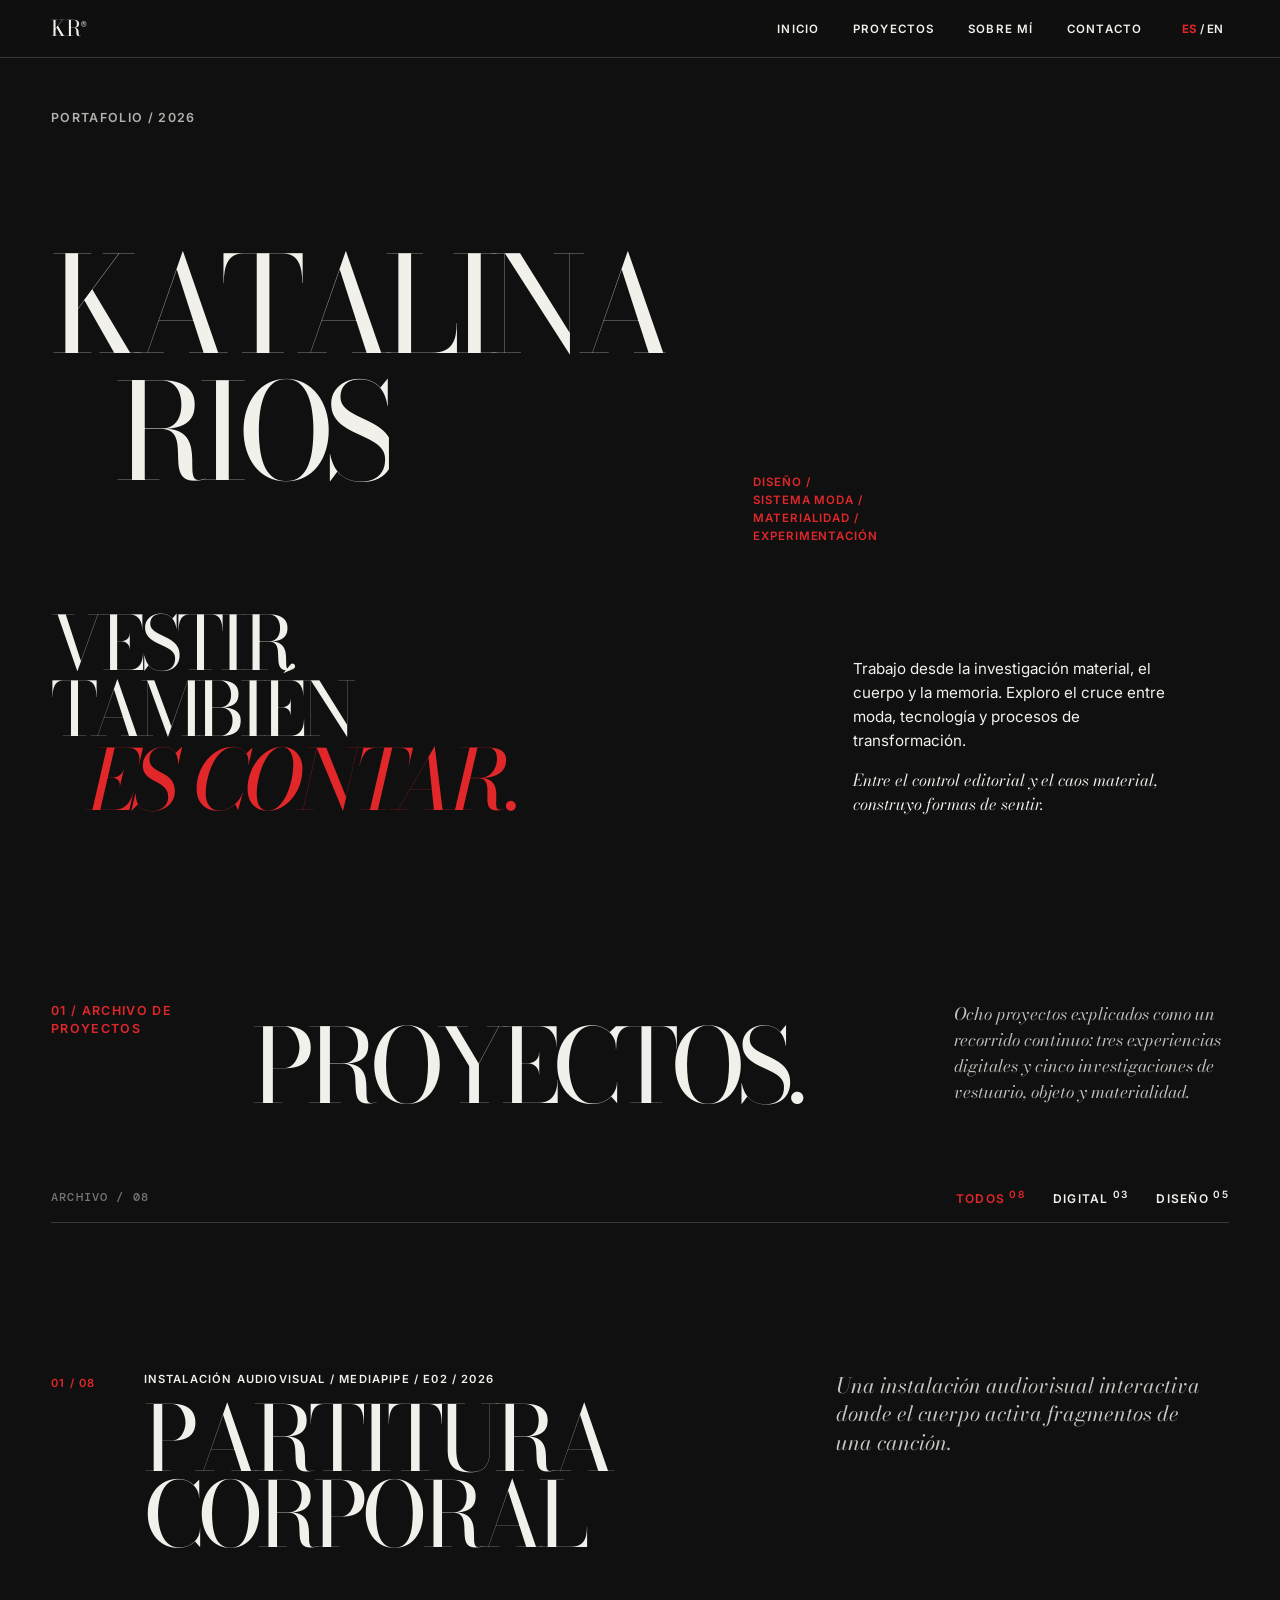
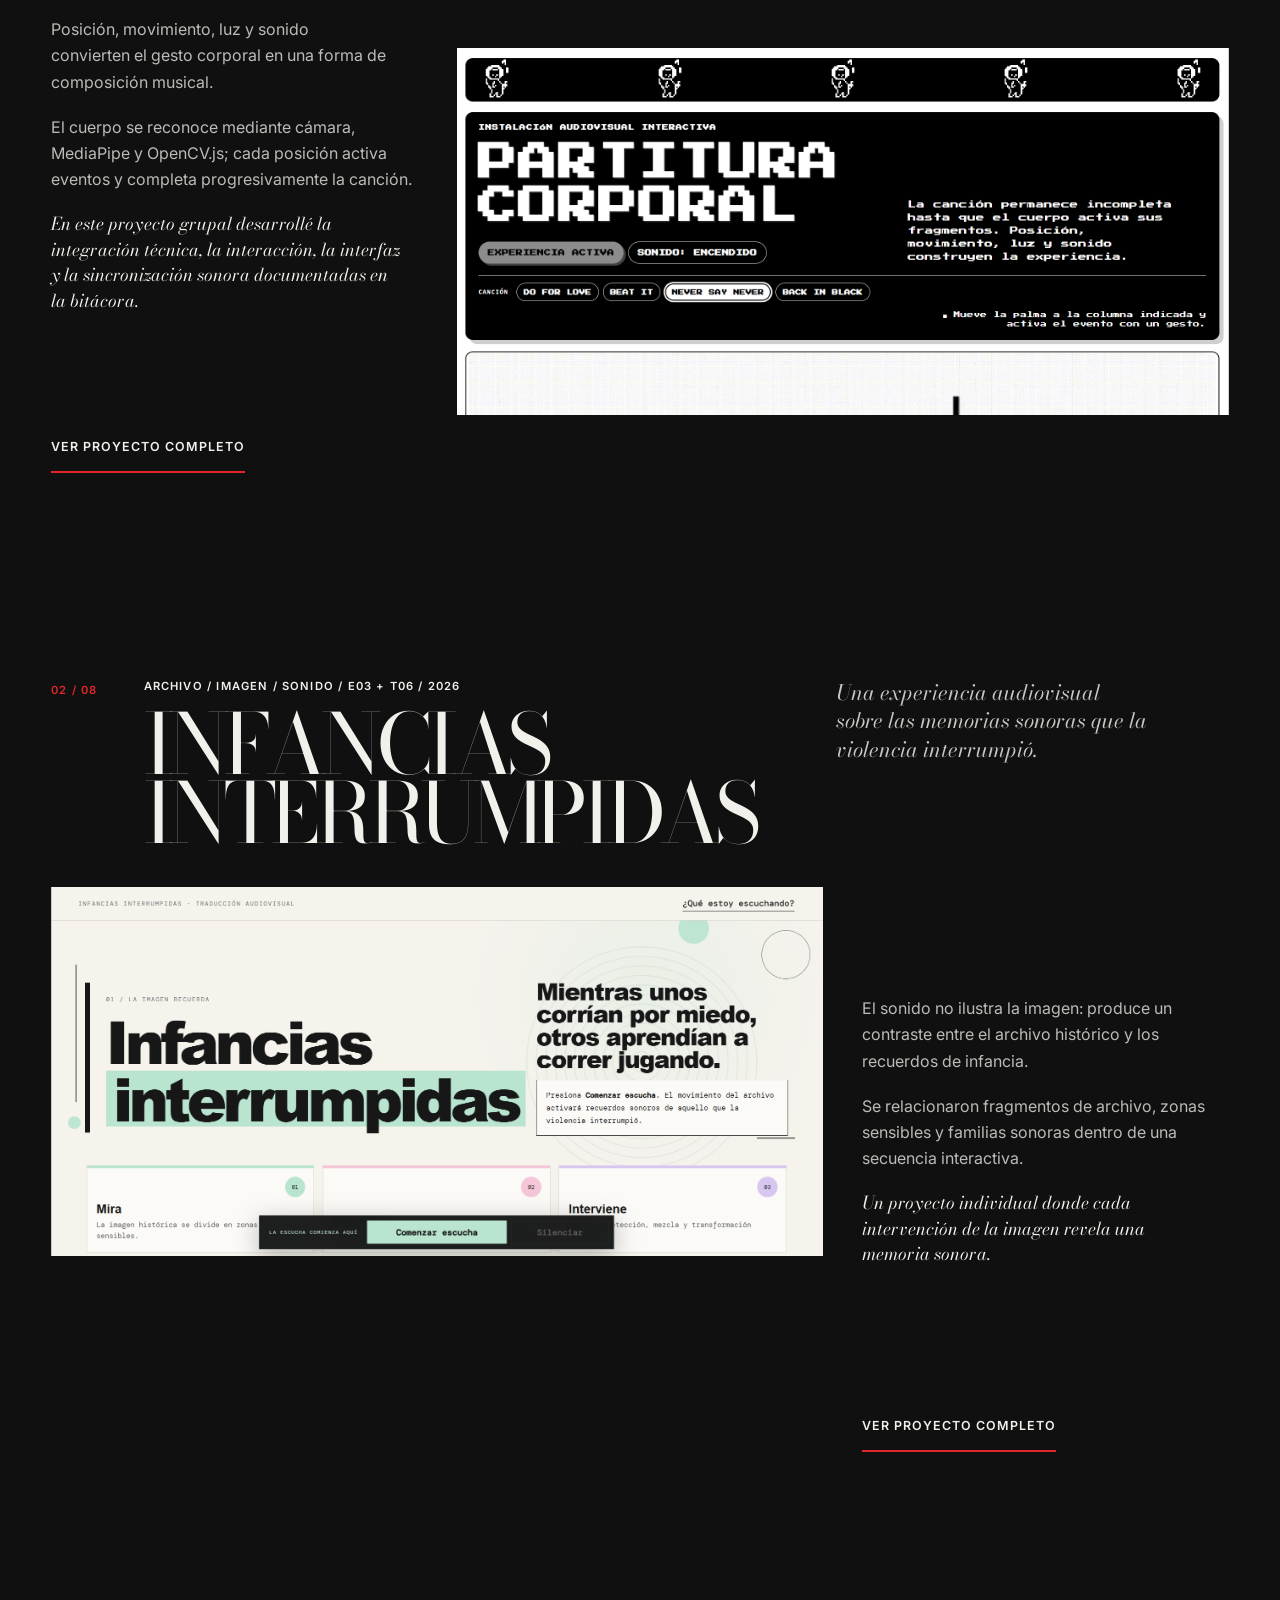
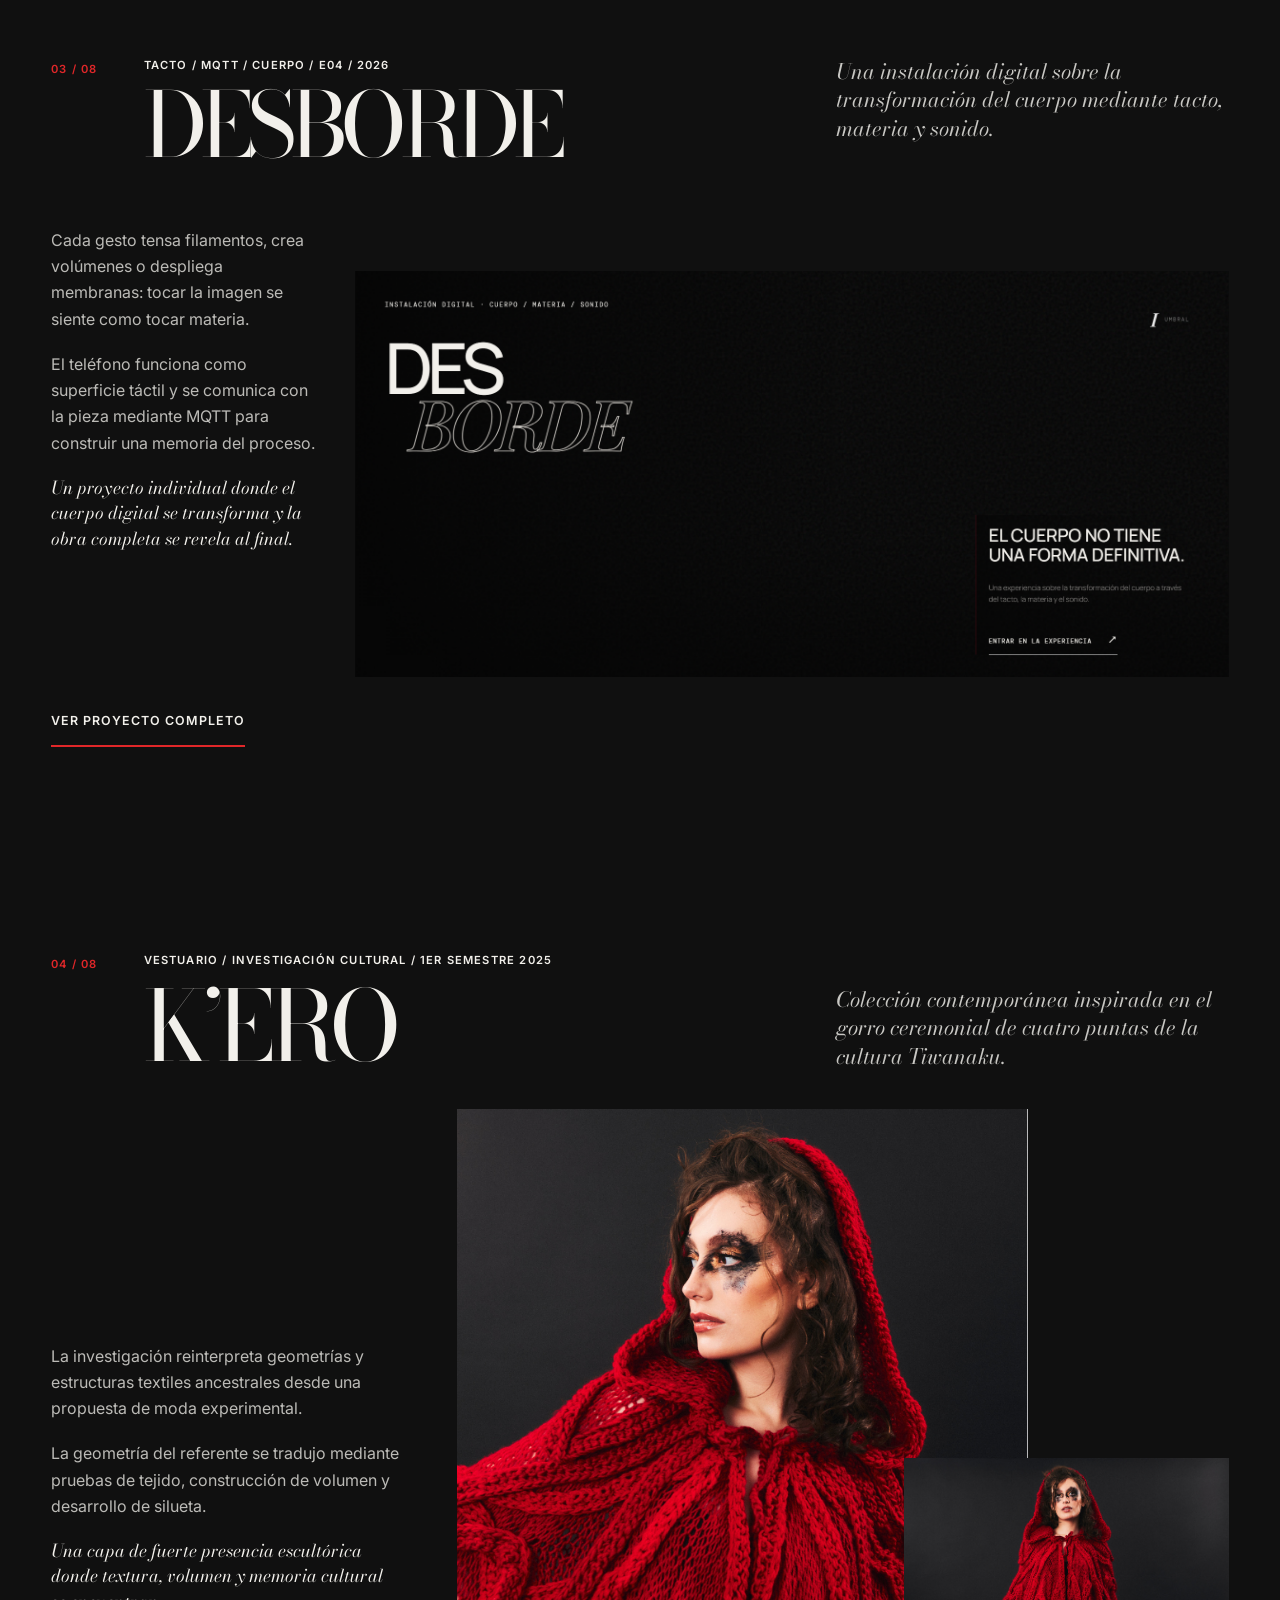
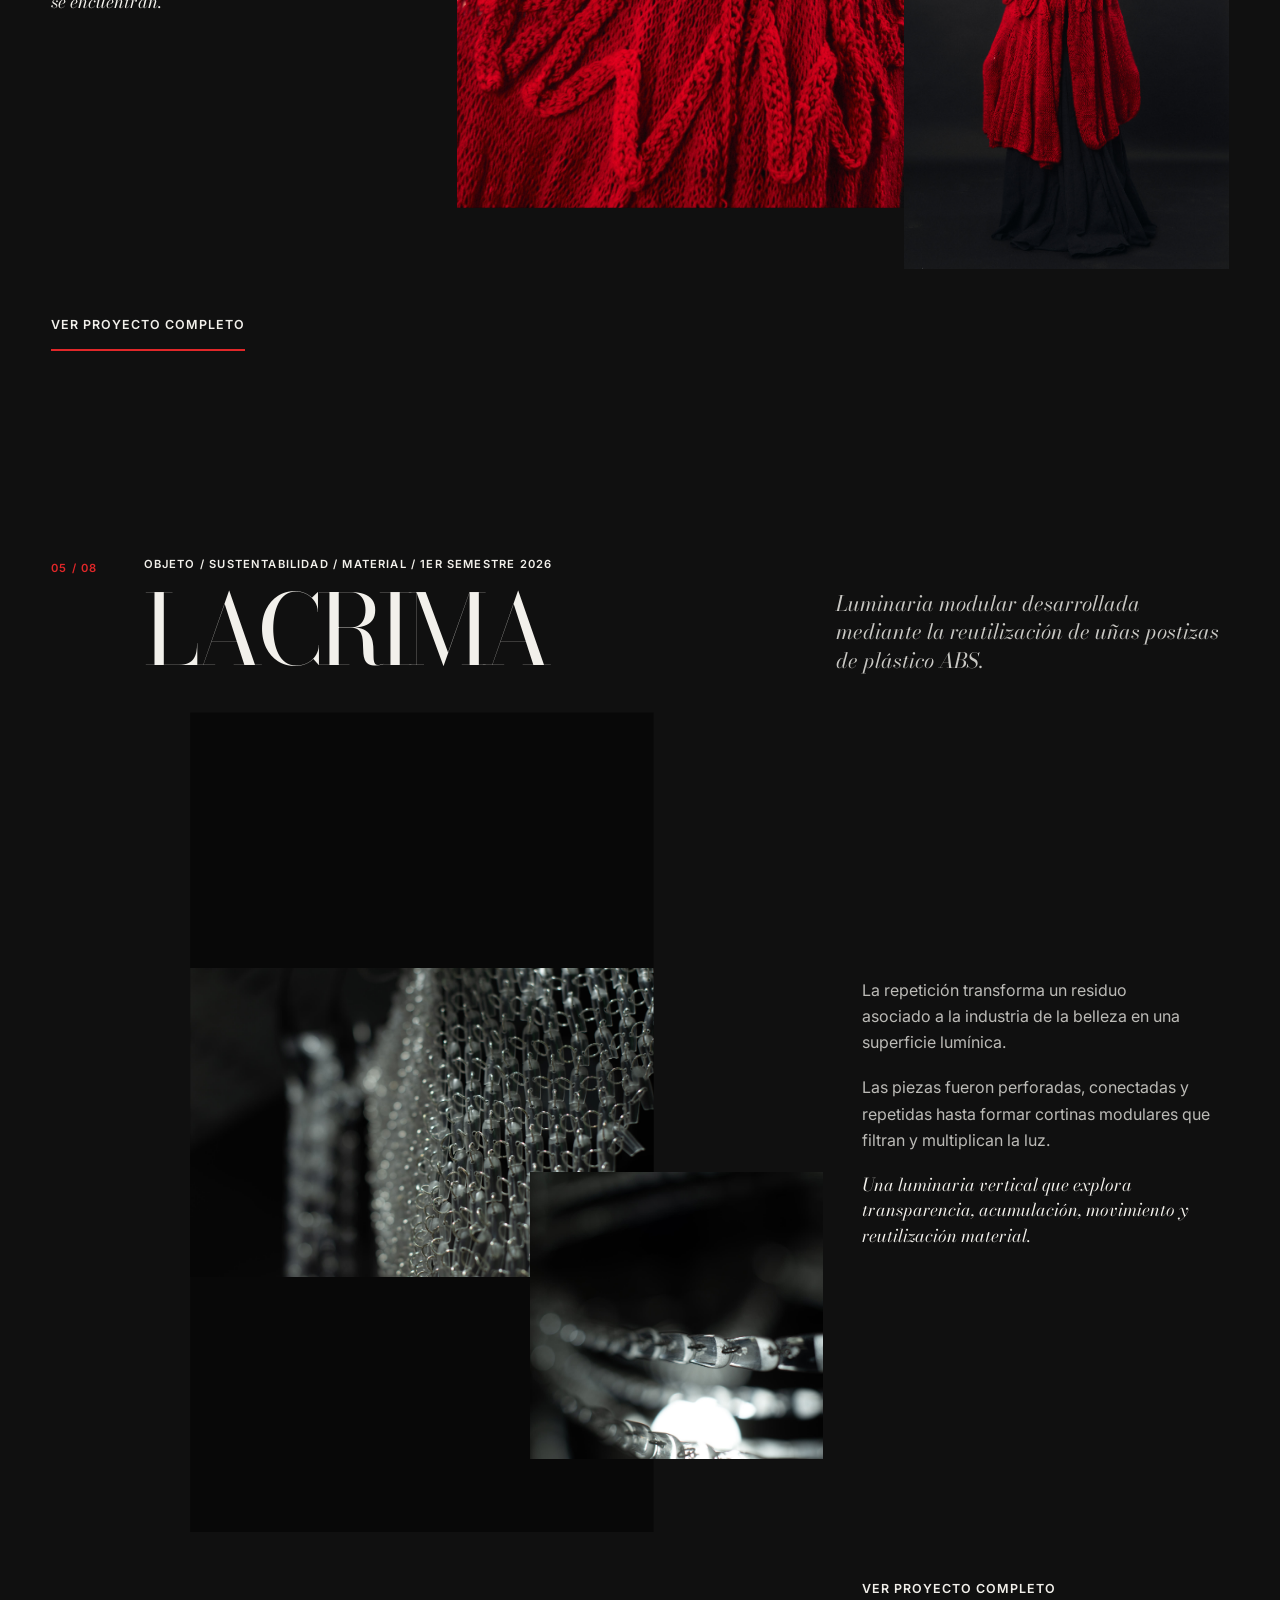
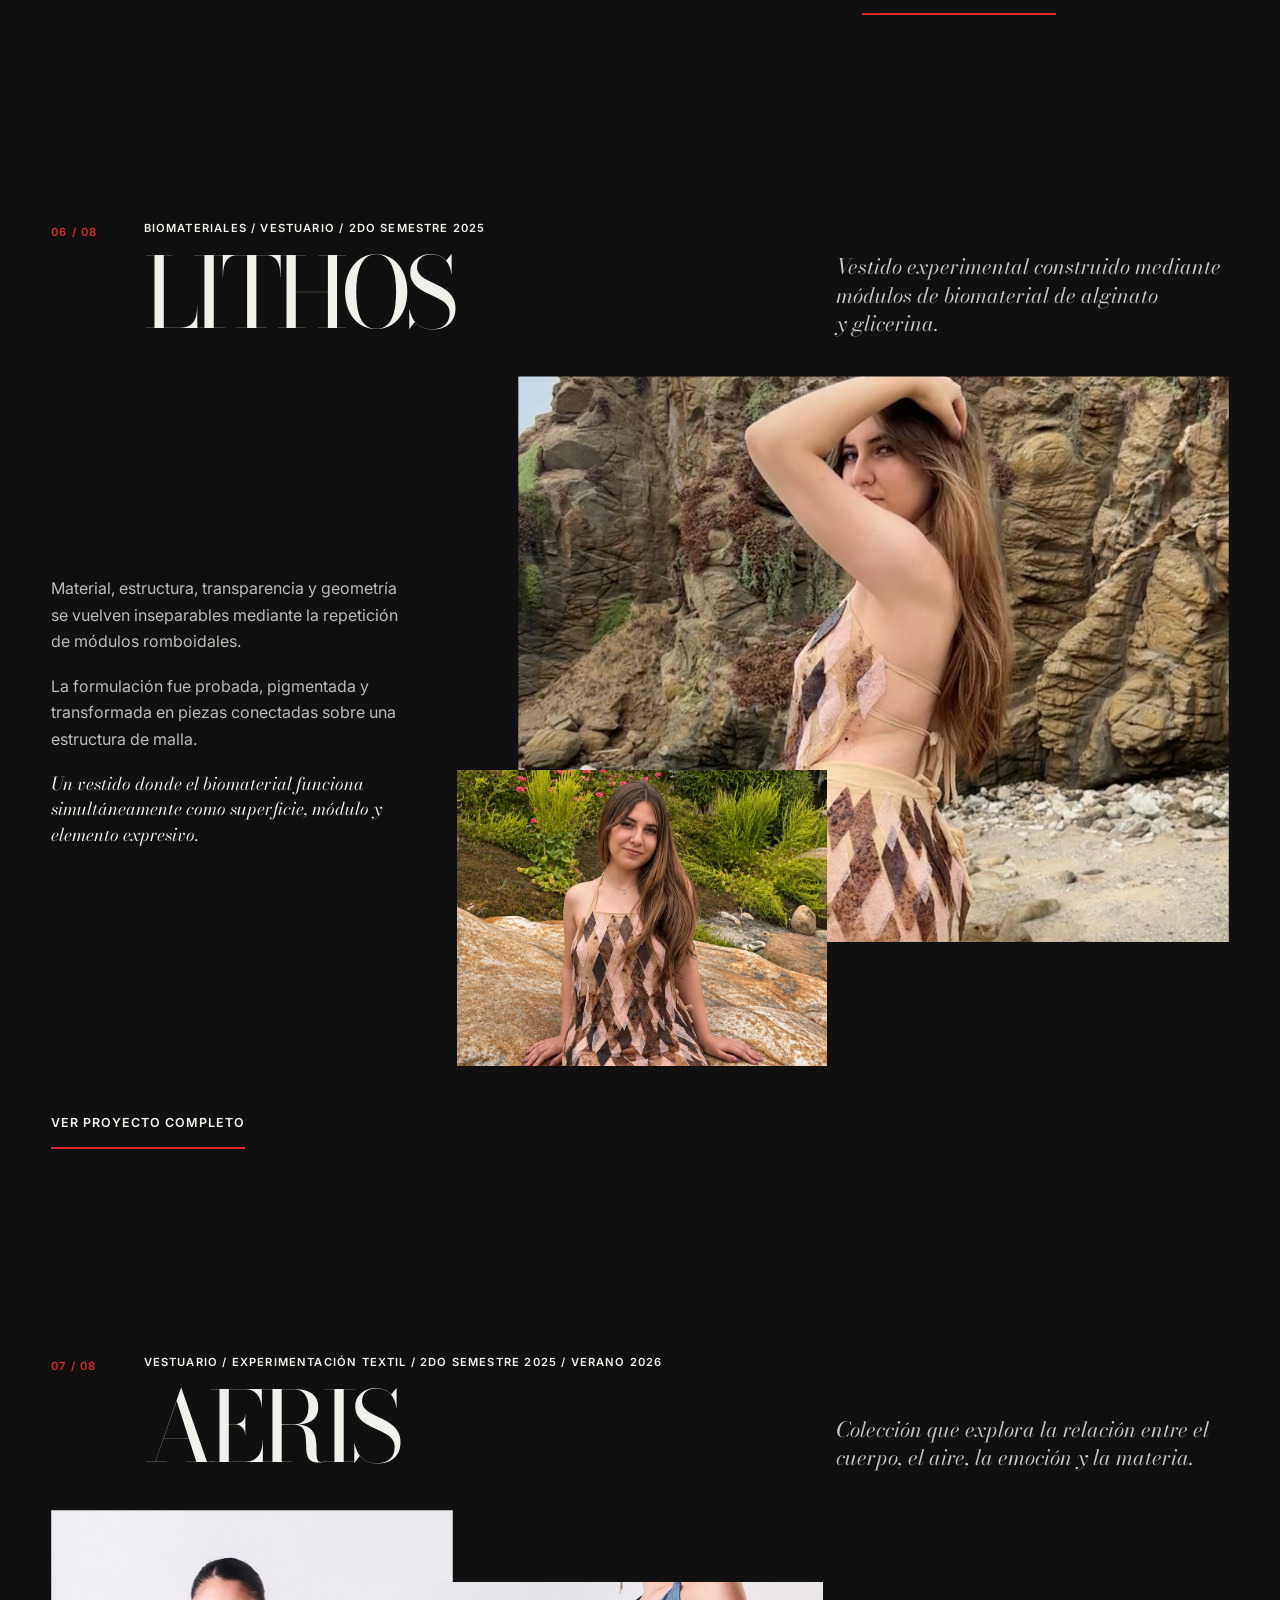
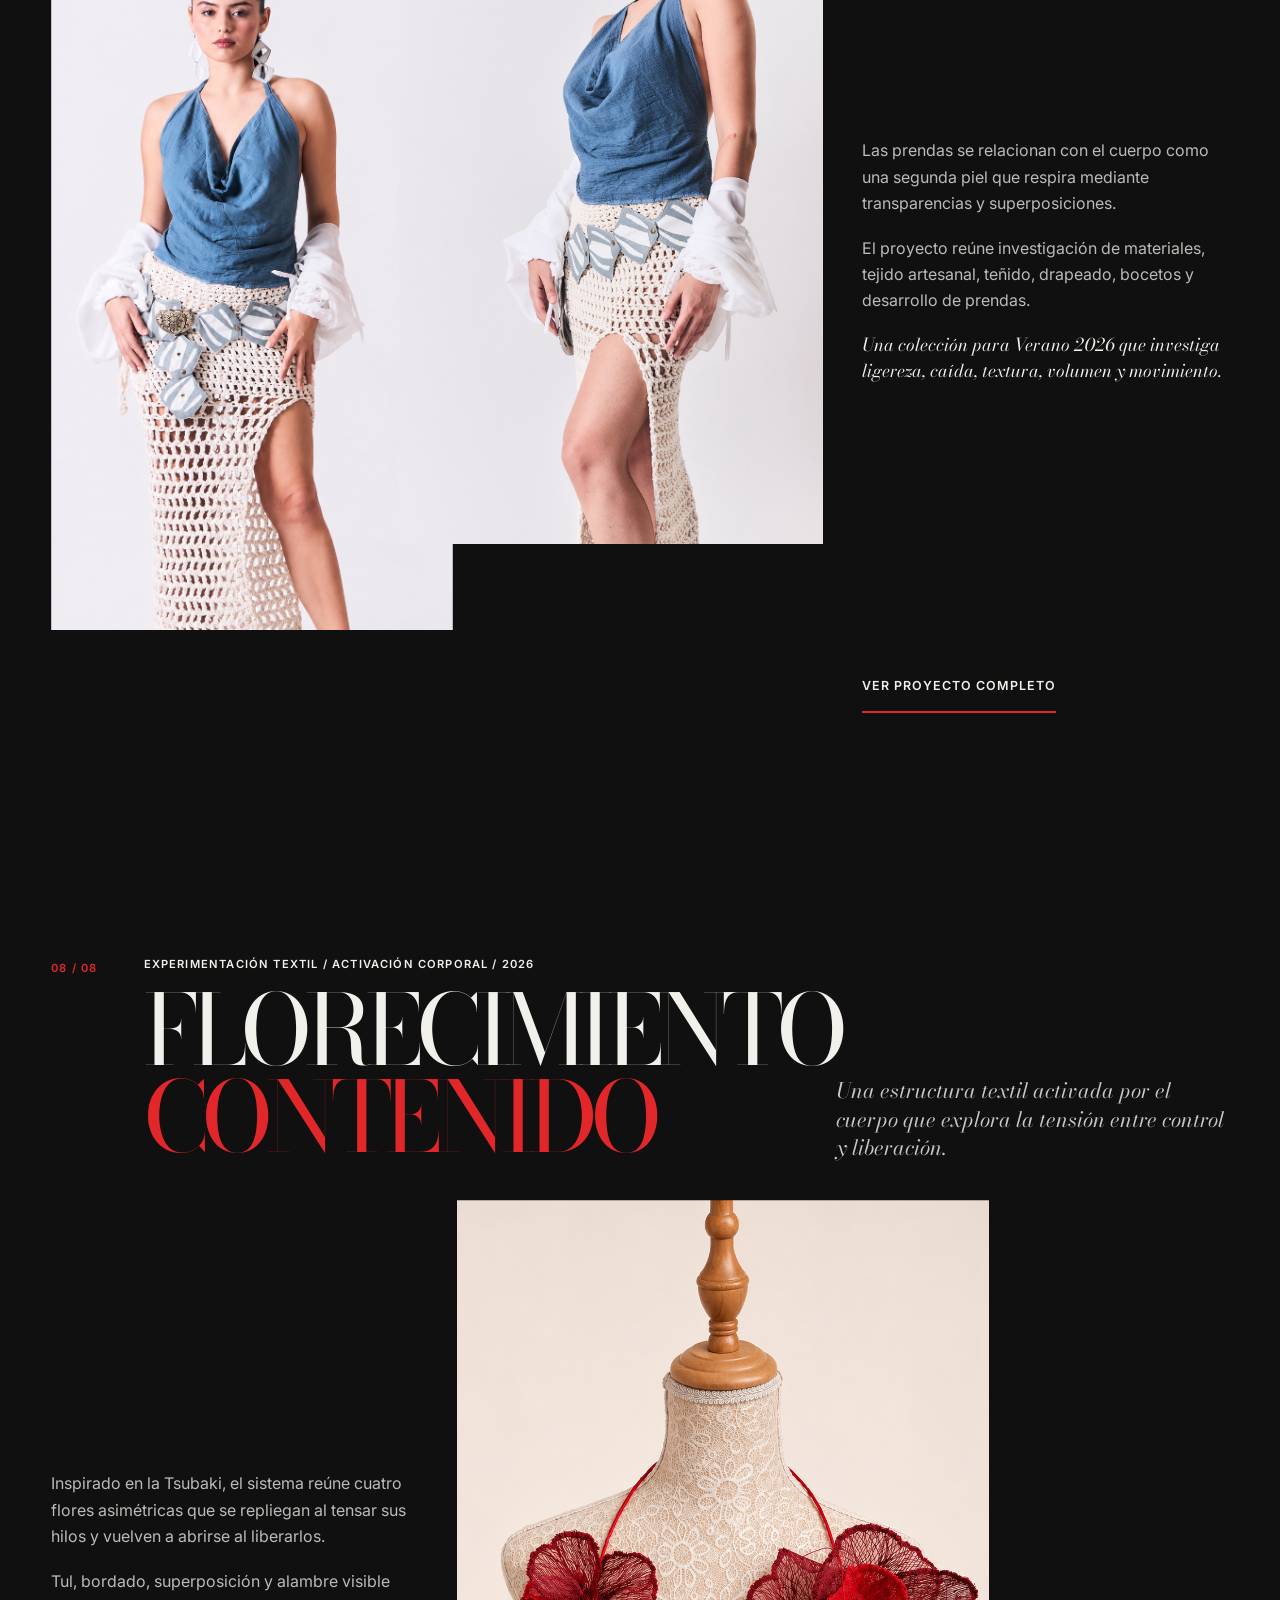
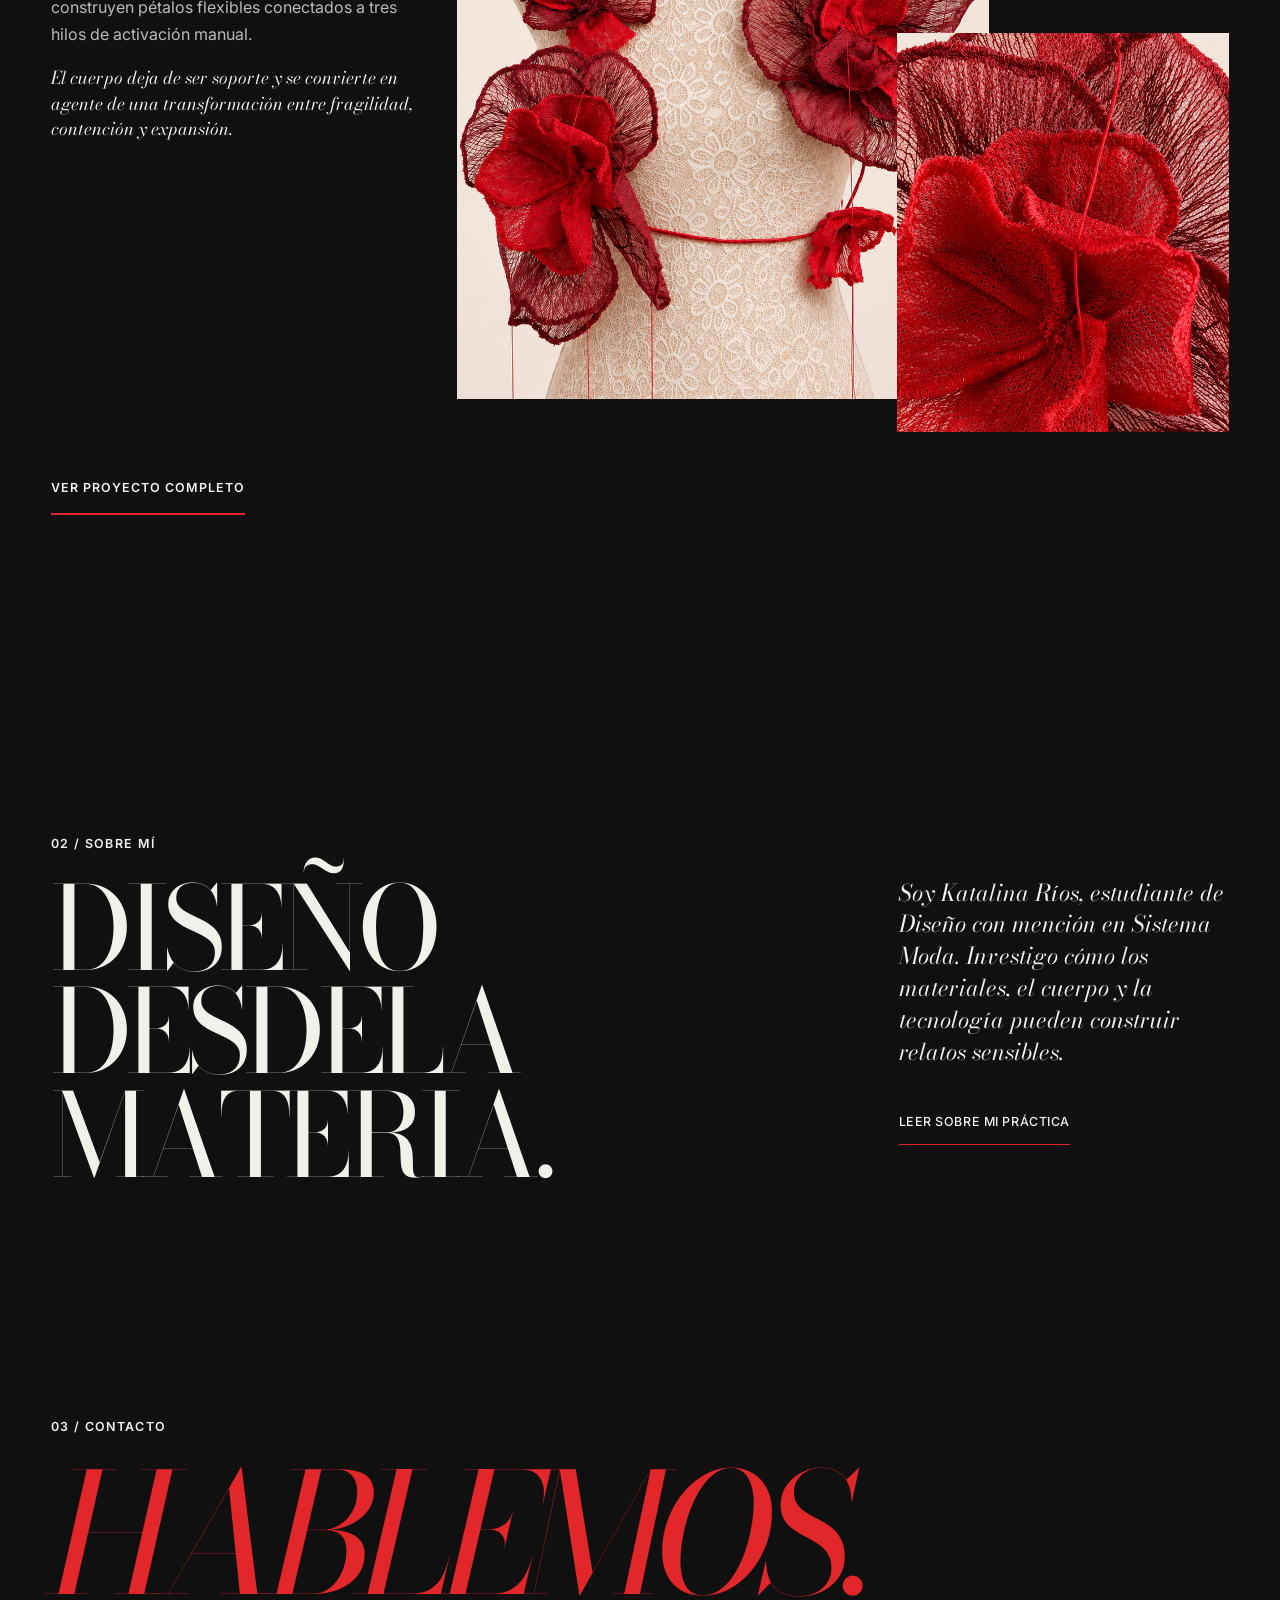
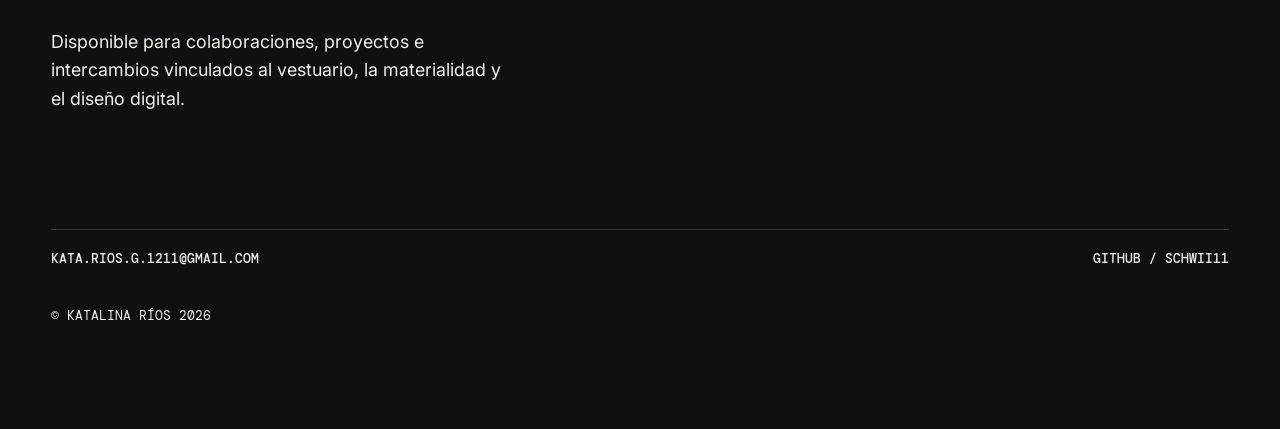
<file: index.html>
<!doctype html>
<html lang="es">
<head>
  <meta charset="UTF-8"><meta name="viewport" content="width=device-width, initial-scale=1">
  <meta name="description" content="Portafolio de Katalina Ríos: diseño de vestuario, investigación material y experiencias digitales.">
  <meta name="theme-color" content="#0b0b0b"><title>Katalina Ríos — Diseño, materia e interacción</title>
  <link rel="preconnect" href="https://fonts.googleapis.com"><link rel="preconnect" href="https://fonts.gstatic.com" crossorigin>
  <link href="https://fonts.googleapis.com/css2?family=Bodoni+Moda:ital,opsz,wght@0,6..96,400;0,6..96,500;1,6..96,400&family=DM+Mono:wght@300;400;500&family=Inter:wght@400;500;600&display=swap" rel="stylesheet"><link rel="stylesheet" href="css/system.css">
</head>
<body>
  <a class="skip-link" href="#main">Saltar al contenido</a><div class="cursor" aria-hidden="true"><span>VER</span></div>
  <header class="site-header"><a class="wordmark" href="#inicio" aria-label="Ir al inicio">KR<span>®</span></a><button class="menu-toggle" type="button" aria-expanded="false" aria-controls="site-menu"><span>MENÚ</span><i></i></button><nav id="site-menu" class="site-menu" aria-label="Navegación principal"><a href="#inicio">INICIO</a><a href="#proyectos">PROYECTOS</a><a href="about.html">SOBRE MÍ</a><a href="#contacto">CONTACTO</a><button class="lang-toggle" type="button" aria-label="Cambiar idioma"><b>ES</b> / <span>EN</span></button></nav></header>
  <main id="main">
    <section id="inicio" class="manifesto manifesto--cover section-red" aria-labelledby="manifesto-title">
      <p class="manifesto__folio eyebrow reveal">PORTAFOLIO / 2026</p>
      <p class="manifesto__name" aria-label="Katalina Ríos"><span>KATALINA</span><span>RÍOS</span></p>
      <p class="manifesto__disciplines reveal">DISEÑO /<br>SISTEMA MODA /<br>MATERIALIDAD /<br>EXPERIMENTACIÓN</p>
      <h1 id="manifesto-title" class="reveal"><span class="statement-line"><span class="statement-word statement-word--vestir">VESTIR</span> <span class="statement-word statement-word--tambien">TAMBIÉN</span></span><em><span class="statement-word statement-word--es">ES</span> <span class="statement-word statement-word--contar">CONTAR.</span></em></h1>
      <div class="manifesto__copy reveal"><p>Trabajo desde la investigación material, el cuerpo y la memoria. Exploro el cruce entre moda, tecnología y procesos de transformación.</p><p>Entre el control editorial y el caos material, construyo formas de sentir.</p></div>
    </section>
    <section id="proyectos" class="work section-light" aria-labelledby="work-title"><header class="section-heading reveal"><p class="eyebrow">01 / ARCHIVO DE PROYECTOS</p><h2 id="work-title">PROYECTOS.</h2><p>Ocho proyectos explicados como un recorrido continuo: tres experiencias digitales y cinco investigaciones de vestuario, objeto y materialidad.</p></header><div class="filters" role="group" aria-label="Filtrar proyectos"><button class="is-active" data-filter="all">TODOS <sup>08</sup></button><button data-filter="digital">DIGITAL <sup>03</sup></button><button data-filter="design">DISEÑO <sup>05</sup></button></div><div id="project-list" class="project-list project-archive" aria-live="polite"></div></section>
    <section class="about-preview section-dark" aria-labelledby="about-preview-title"><div><p class="eyebrow reveal">02 / SOBRE MÍ</p><h2 id="about-preview-title" class="reveal">DISEÑO DESDE<br>LA MATERIA.</h2></div><div class="about-preview__copy reveal"><p>Soy Katalina Ríos, estudiante de Diseño con mención en Sistema Moda. Investigo cómo los materiales, el cuerpo y la tecnología pueden construir relatos sensibles.</p><a class="text-link" href="about.html">LEER SOBRE MI PRÁCTICA</a></div></section>
    <section id="contacto" class="contact section-red" aria-labelledby="contact-title"><p class="eyebrow reveal">03 / CONTACTO</p><h2 id="contact-title" class="reveal">HABLEMOS.</h2><p>Disponible para colaboraciones, proyectos e intercambios vinculados al vestuario, la materialidad y el diseño digital.</p><div class="contact__links"><a href="mailto:kata.rios.g.1211@gmail.com">KATA.RIOS.G.1211@GMAIL.COM</a><a href="https://github.com/schwii11" target="_blank" rel="noreferrer">GITHUB / SCHWII11</a></div><small>© KATALINA RÍOS 2026</small></section>
  </main><script src="js/projects.js"></script><script src="js/app.js"></script>
</body></html>
</file>
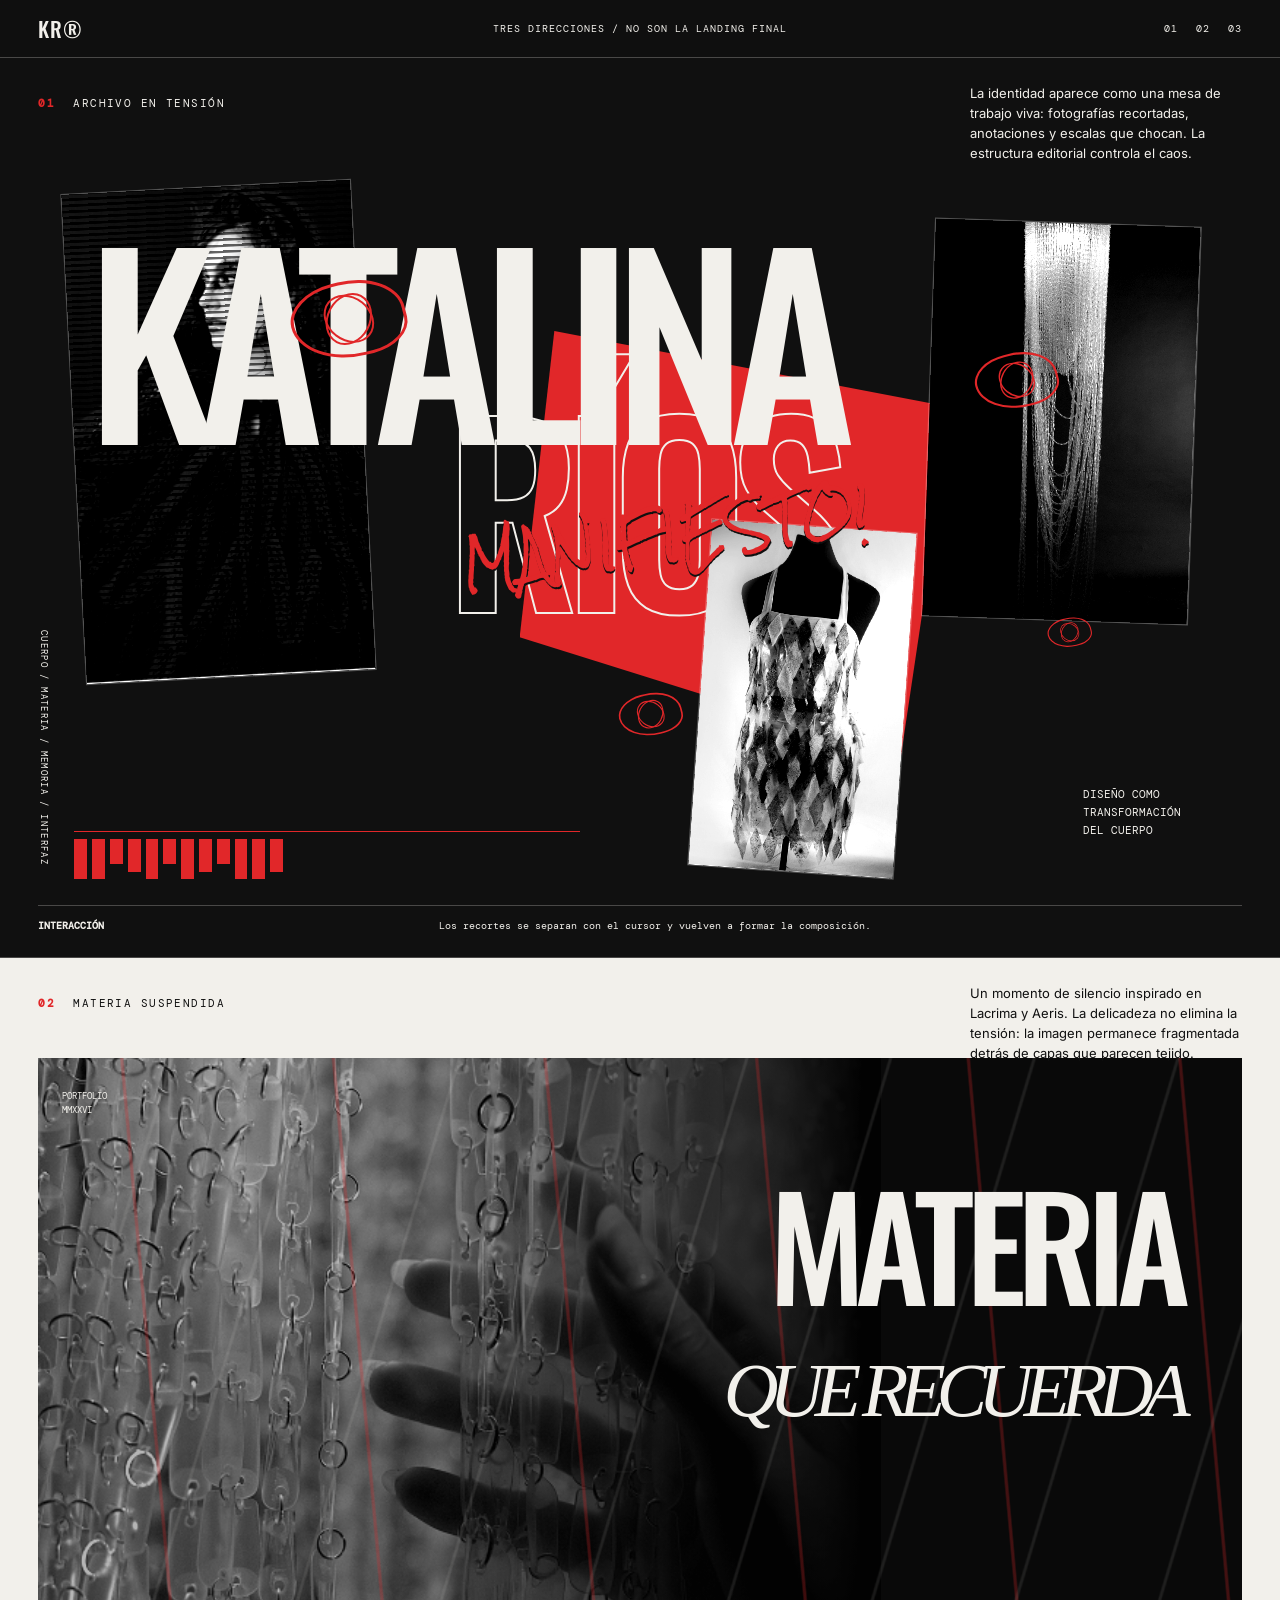
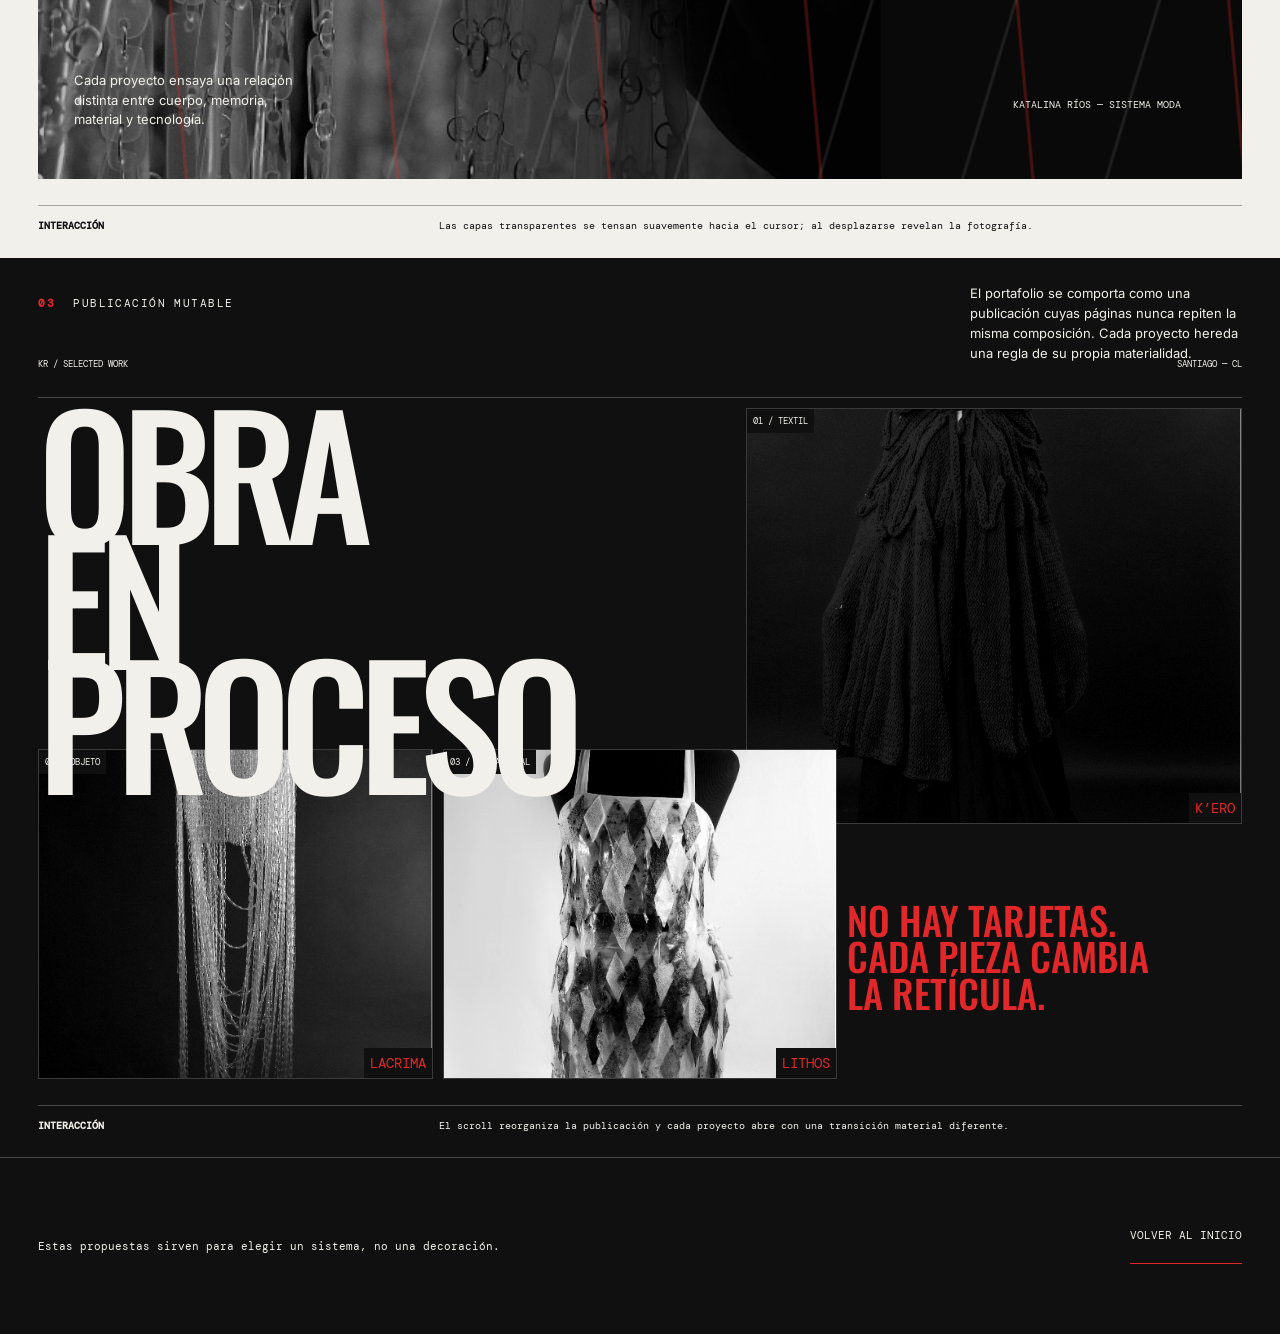
<file: exploraciones/index.html>
<!doctype html>
<html lang="es">
<head>
  <meta charset="UTF-8">
  <meta name="viewport" content="width=device-width, initial-scale=1">
  <meta name="theme-color" content="#101010">
  <title>Tres exploraciones — Katalina Ríos</title>
  <link rel="preconnect" href="https://fonts.googleapis.com">
  <link rel="preconnect" href="https://fonts.gstatic.com" crossorigin>
  <link href="https://fonts.googleapis.com/css2?family=DM+Mono:wght@300;400;500&family=Inter:wght@400;500;600&family=Oswald:wght@400;500;600&family=Rock+Salt&display=swap" rel="stylesheet">
  <link rel="stylesheet" href="exploraciones.css">
</head>
<body>
  <a class="skip" href="#explorations">Saltar a las propuestas</a>
  <header class="topbar">
    <a href="../index.html" class="mark">KR®</a>
    <p>TRES DIRECCIONES / NO SON LA LANDING FINAL</p>
    <nav aria-label="Exploraciones">
      <a href="#archivo">01</a><a href="#materia">02</a><a href="#publicacion">03</a>
    </nav>
  </header>

  <main id="explorations">
    <section id="archivo" class="proposal proposal--archive" aria-labelledby="archive-title">
      <div class="proposal__label"><b>01</b><span>ARCHIVO EN TENSIÓN</span></div>
      <p class="proposal__why">La identidad aparece como una mesa de trabajo viva: fotografías recortadas, anotaciones y escalas que chocan. La estructura editorial controla el caos.</p>
      <div class="archive-stage">
        <p class="vertical">CUERPO / MATERIA / MEMORIA / INTERFAZ</p>
        <figure class="cut cut--kero"><img src="../assets/projects/kero-02.png" alt="Detalle de la capa K’ero"><span class="print-screen" aria-hidden="true"></span></figure>
        <figure class="cut cut--lacrima"><img src="../assets/projects/lacrima-01.png" alt="Detalle material de Lacrima"></figure>
        <figure class="cut cut--lithos"><img src="../assets/projects/lithos-01.png" alt="Vestido Lithos"></figure>
        <h1 id="archive-title"><span>KATALINA</span><span>RÍOS</span></h1>
        <p class="manifesto">MANIFIESTO!</p>
        <div class="hand-marks" aria-hidden="true"><i></i><i></i><i></i><i></i></div>
        <div class="material-code" aria-hidden="true"><i></i><i></i><i></i><i></i><i></i><i></i><i></i><i></i><i></i><i></i><i></i><i></i></div>
        <p class="archive-note">DISEÑO COMO<br>TRANSFORMACIÓN<br>DEL CUERPO</p>
        <span class="red-block" aria-hidden="true"></span>
      </div>
      <div class="proposal__interaction"><b>INTERACCIÓN</b><span>Los recortes se separan con el cursor y vuelven a formar la composición.</span></div>
    </section>

    <section id="materia" class="proposal proposal--matter" aria-labelledby="matter-title">
      <div class="proposal__label"><b>02</b><span>MATERIA SUSPENDIDA</span></div>
      <p class="proposal__why">Un momento de silencio inspirado en Lacrima y Aeris. La delicadeza no elimina la tensión: la imagen permanece fragmentada detrás de capas que parecen tejido.</p>
      <div class="matter-stage">
        <figure class="matter-image"><img src="../assets/projects/lacrima-02.png" alt="Lámpara Lacrima suspendida"></figure>
        <div class="threads" aria-hidden="true"></div>
        <p class="matter-index">PORTFOLIO<br>MMXXVI</p>
        <h1 id="matter-title">MATERIA<br><em>QUE RECUERDA</em></h1>
        <p class="matter-name">KATALINA RÍOS — SISTEMA MODA</p>
        <p class="matter-copy">Cada proyecto ensaya una relación distinta entre cuerpo, memoria, material y tecnología.</p>
      </div>
      <div class="proposal__interaction"><b>INTERACCIÓN</b><span>Las capas transparentes se tensan suavemente hacia el cursor; al desplazarse revelan la fotografía.</span></div>
    </section>

    <section id="publicacion" class="proposal proposal--publication" aria-labelledby="publication-title">
      <div class="proposal__label"><b>03</b><span>PUBLICACIÓN MUTABLE</span></div>
      <p class="proposal__why">El portafolio se comporta como una publicación cuyas páginas nunca repiten la misma composición. Cada proyecto hereda una regla de su propia materialidad.</p>
      <div class="publication-stage">
        <header><span>KR / SELECTED WORK</span><span>SANTIAGO — CL</span></header>
        <h1 id="publication-title">OBRA<br>EN PROCESO</h1>
        <a class="story story--kero" href="../projects/kero/index.html"><span>01 / TEXTIL</span><img src="../assets/projects/kero-01.png" alt="K’ero"><strong>K’ERO</strong></a>
        <a class="story story--lacrima" href="../projects/lacrima/index.html"><span>02 / OBJETO</span><img src="../assets/projects/lacrima-01.png" alt="Lacrima"><strong>LACRIMA</strong></a>
        <a class="story story--lithos" href="../projects/lithos/index.html"><span>03 / BIOMATERIAL</span><img src="../assets/projects/lithos-01.png" alt="Lithos"><strong>LITHOS</strong></a>
        <p class="publication-copy">NO HAY TARJETAS.<br>CADA PIEZA CAMBIA<br>LA RETÍCULA.</p>
      </div>
      <div class="proposal__interaction"><b>INTERACCIÓN</b><span>El scroll reorganiza la publicación y cada proyecto abre con una transición material diferente.</span></div>
    </section>
  </main>

  <footer class="decision">
    <p>Estas propuestas sirven para elegir un sistema, no una decoración.</p>
    <a href="#archivo">VOLVER AL INICIO</a>
  </footer>
  <script src="exploraciones.js"></script>
</body>
</html>
</file>
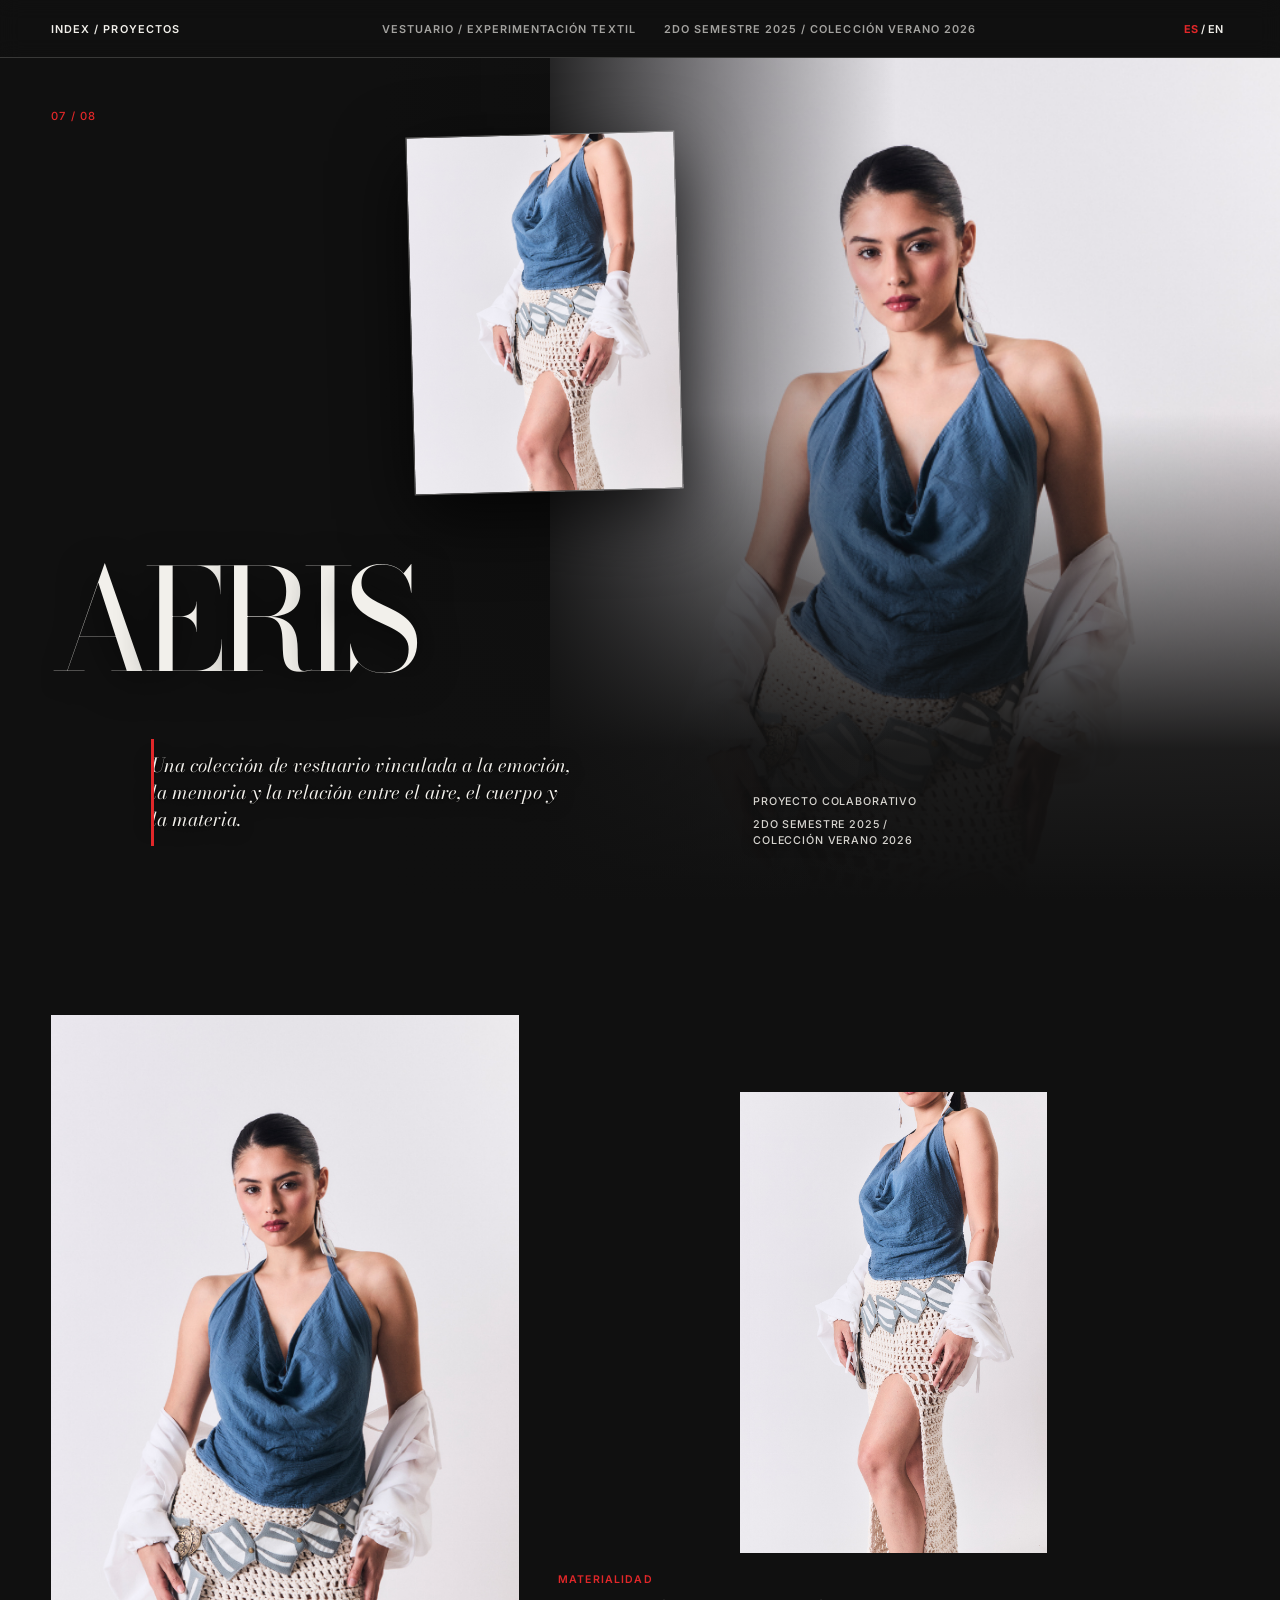
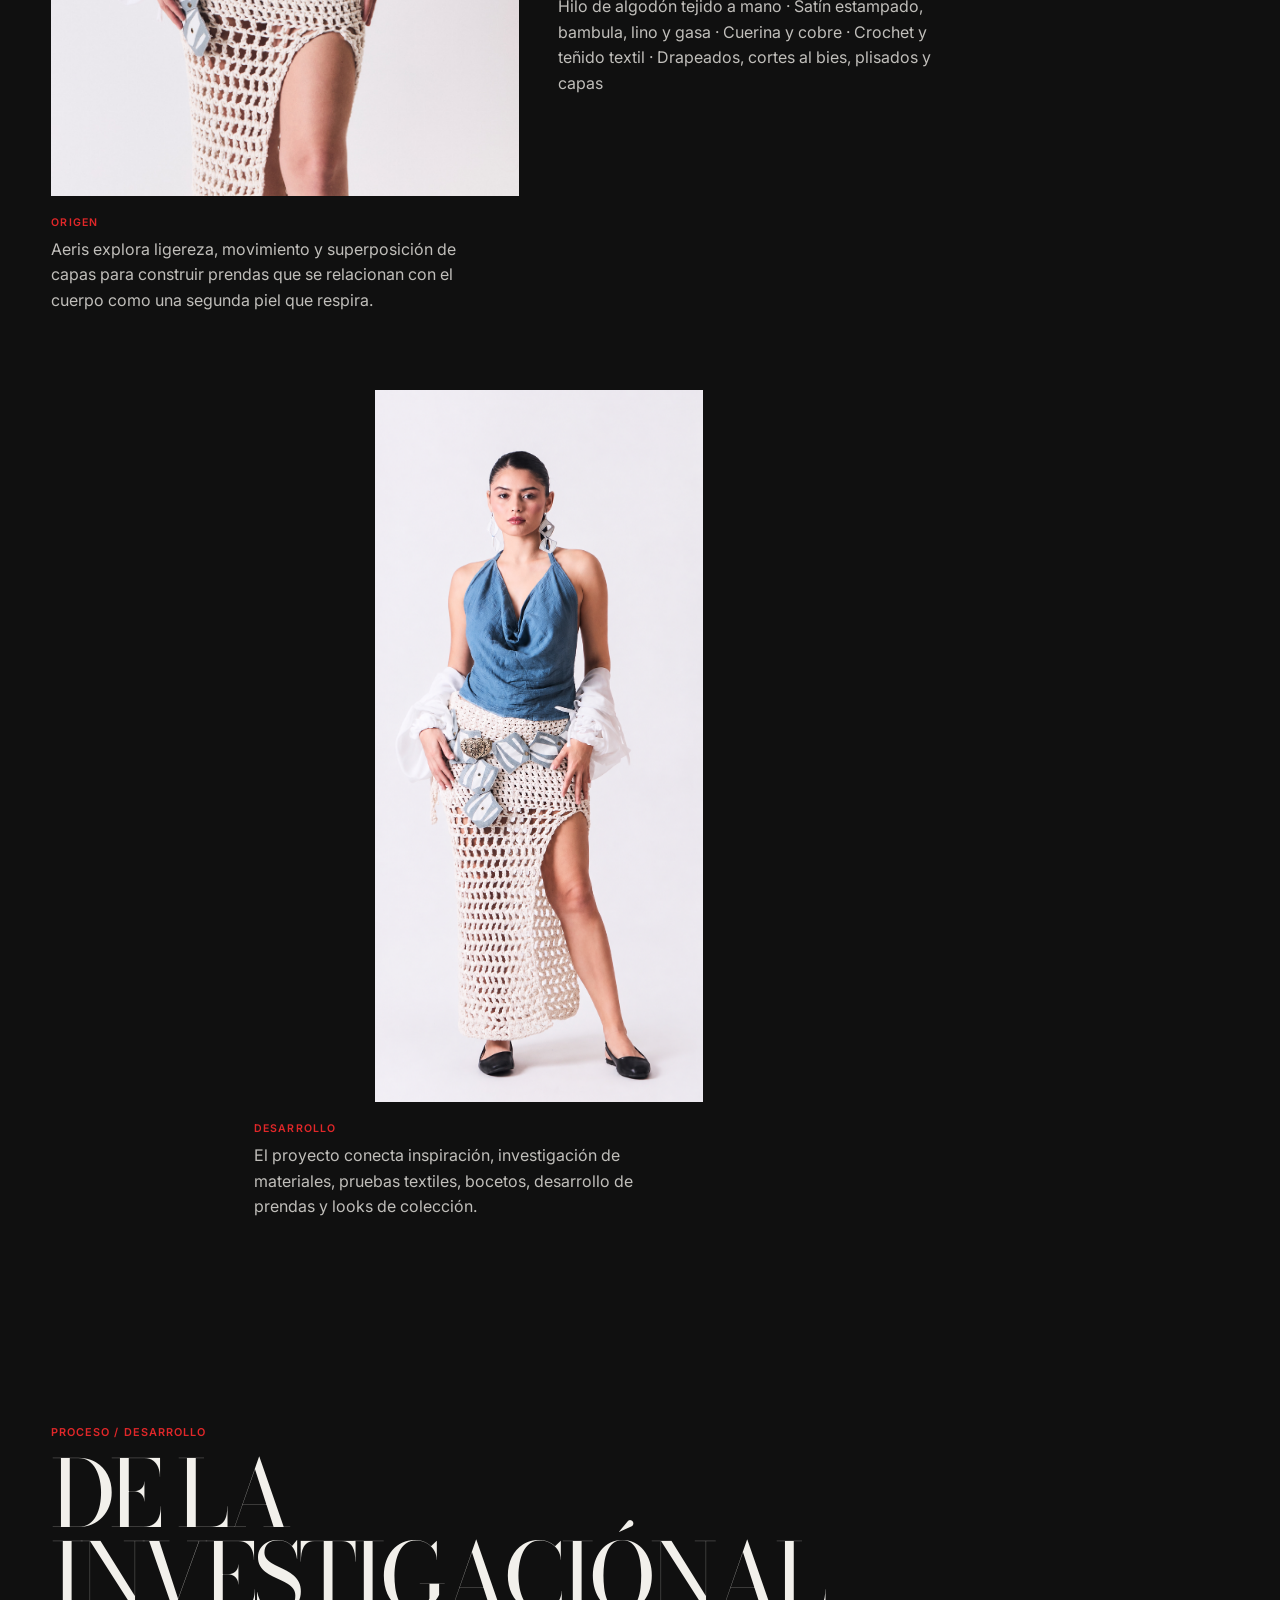
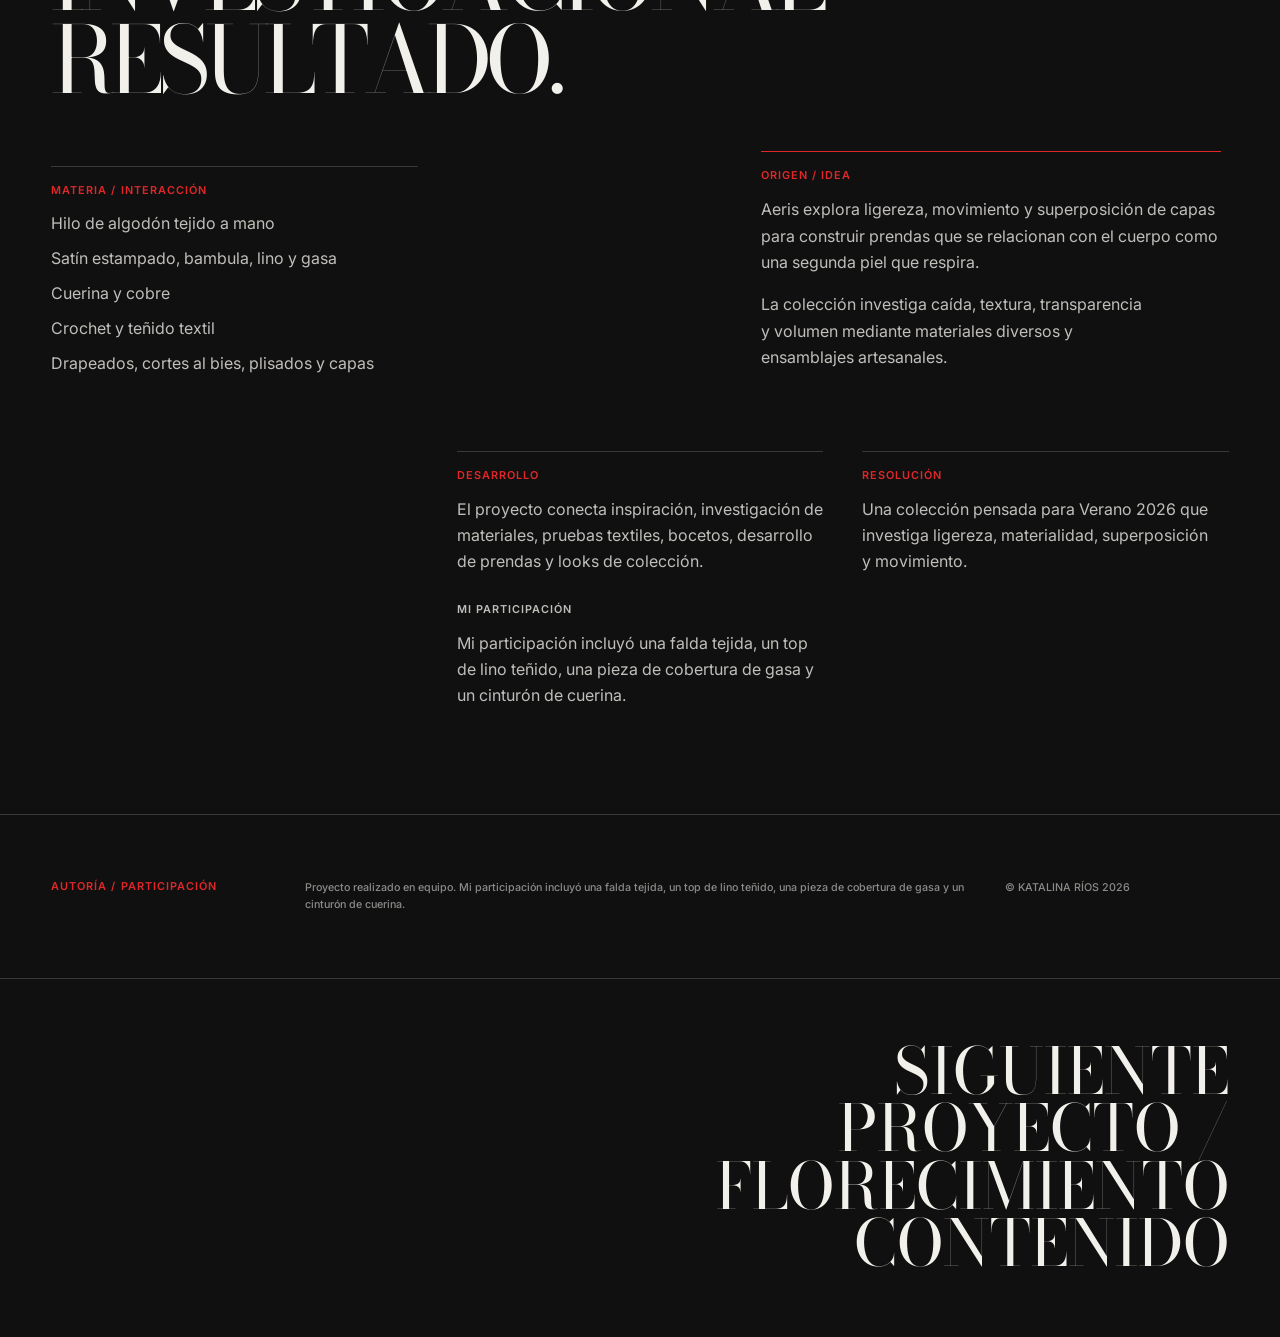
<file: projects/aeris/index.html>
<!doctype html><html lang="es"><head><meta charset="UTF-8"><meta name="viewport" content="width=device-width,initial-scale=1"><meta name="description" content="Aeris, colección de vestuario de Katalina Ríos."><title>Aeris — Katalina Ríos</title><link rel="preconnect" href="https://fonts.googleapis.com"><link rel="preconnect" href="https://fonts.gstatic.com" crossorigin><link href="https://fonts.googleapis.com/css2?family=Bodoni+Moda:ital,opsz,wght@0,6..96,400;0,6..96,500;1,6..96,400&family=DM+Mono:wght@300;400;500&family=Inter:wght@400;500;600&display=swap" rel="stylesheet"><link rel="stylesheet" href="../../css/system.css"><link rel="stylesheet" href="../../css/project.css"></head><body class="project-page" data-project="aeris"><div id="project-shell"></div><script src="../../js/project-content.js"></script><script src="../../js/project-shell.js"></script><script src="../../js/project-page.js"></script></body></html>
</file>
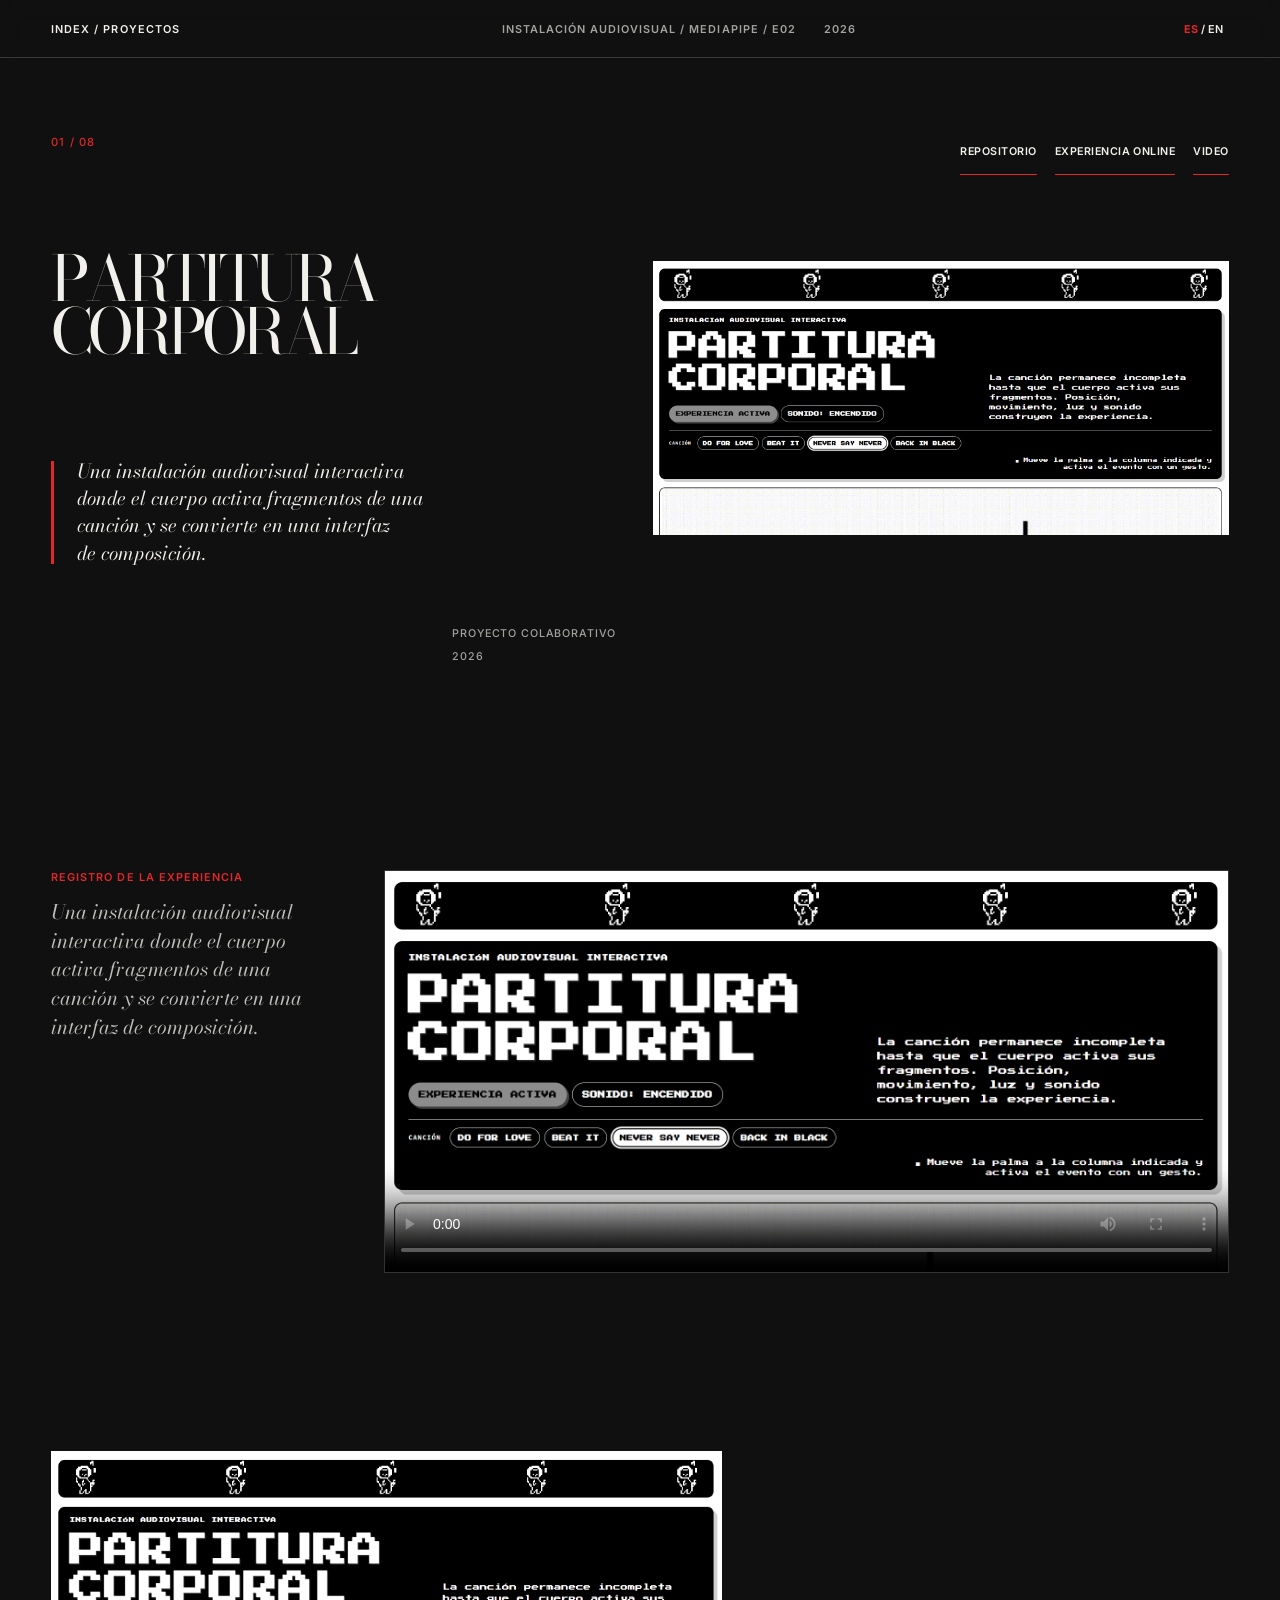
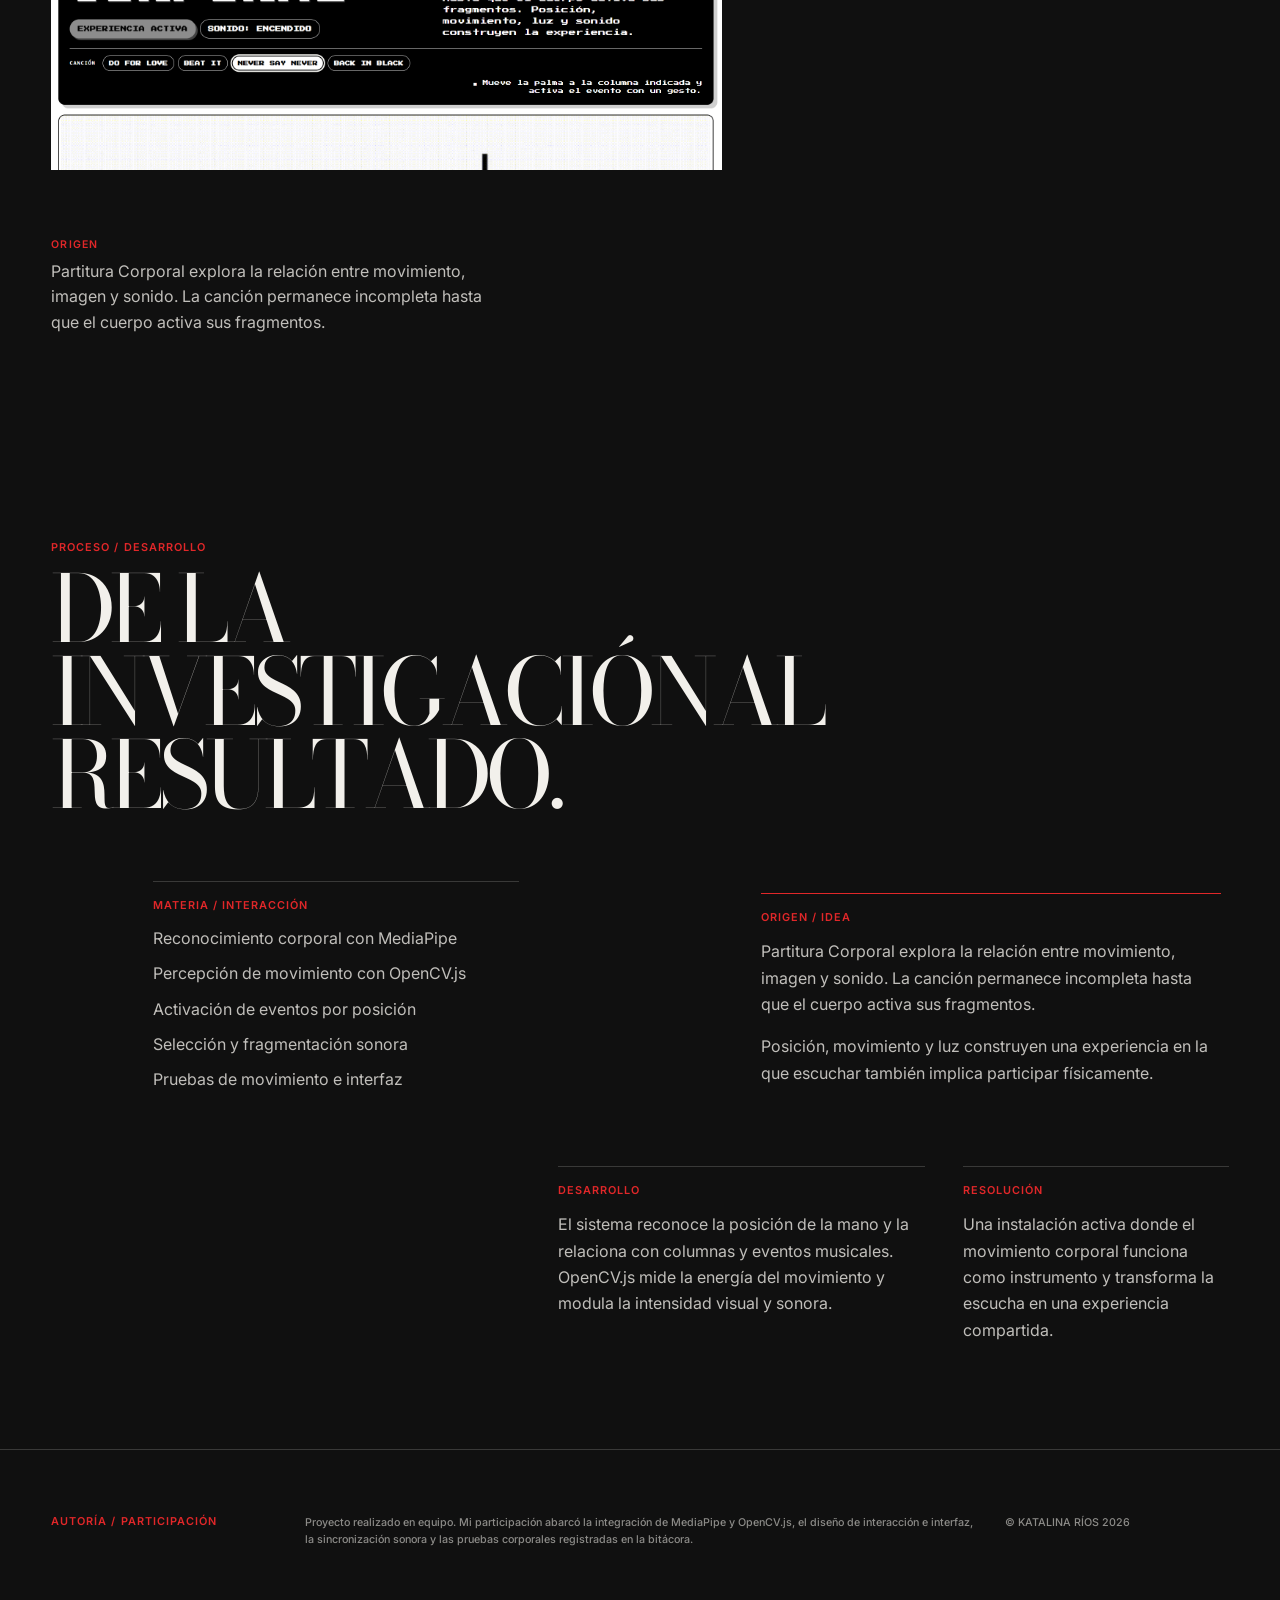
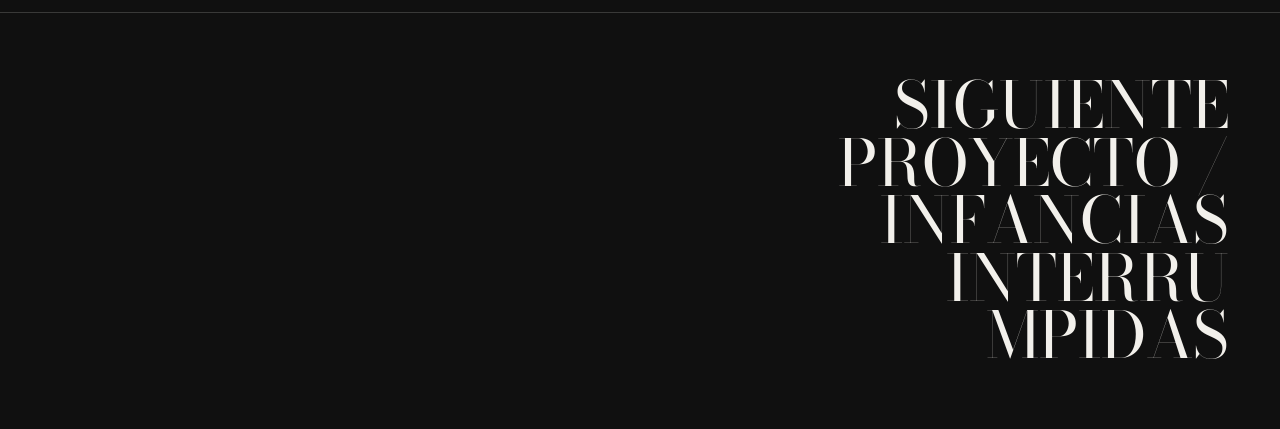
<file: projects/dos-realidades/index.html>
<!doctype html>
<html lang="es"><head><meta charset="utf-8"><meta name="viewport" content="width=device-width,initial-scale=1"><meta name="description" content="Proyecto dos-realidades de Katalina Ríos"><title>dos-realidades — Katalina Ríos</title><link rel="preconnect" href="https://fonts.googleapis.com"><link rel="preconnect" href="https://fonts.gstatic.com" crossorigin><link href="https://fonts.googleapis.com/css2?family=Bodoni+Moda:ital,opsz,wght@0,6..96,400;0,6..96,500;1,6..96,400&family=DM+Mono:wght@300;400;500&family=Inter:wght@400;500;600&display=swap" rel="stylesheet"><link rel="stylesheet" href="../../css/system.css"><link rel="stylesheet" href="../../css/project.css"></head><body class="project-page" data-project="dos-realidades"><div id="project-shell"></div><script src="../../js/project-content.js"></script><script src="../../js/project-shell.js"></script><script src="../../js/project-page.js"></script></body></html>
</file>
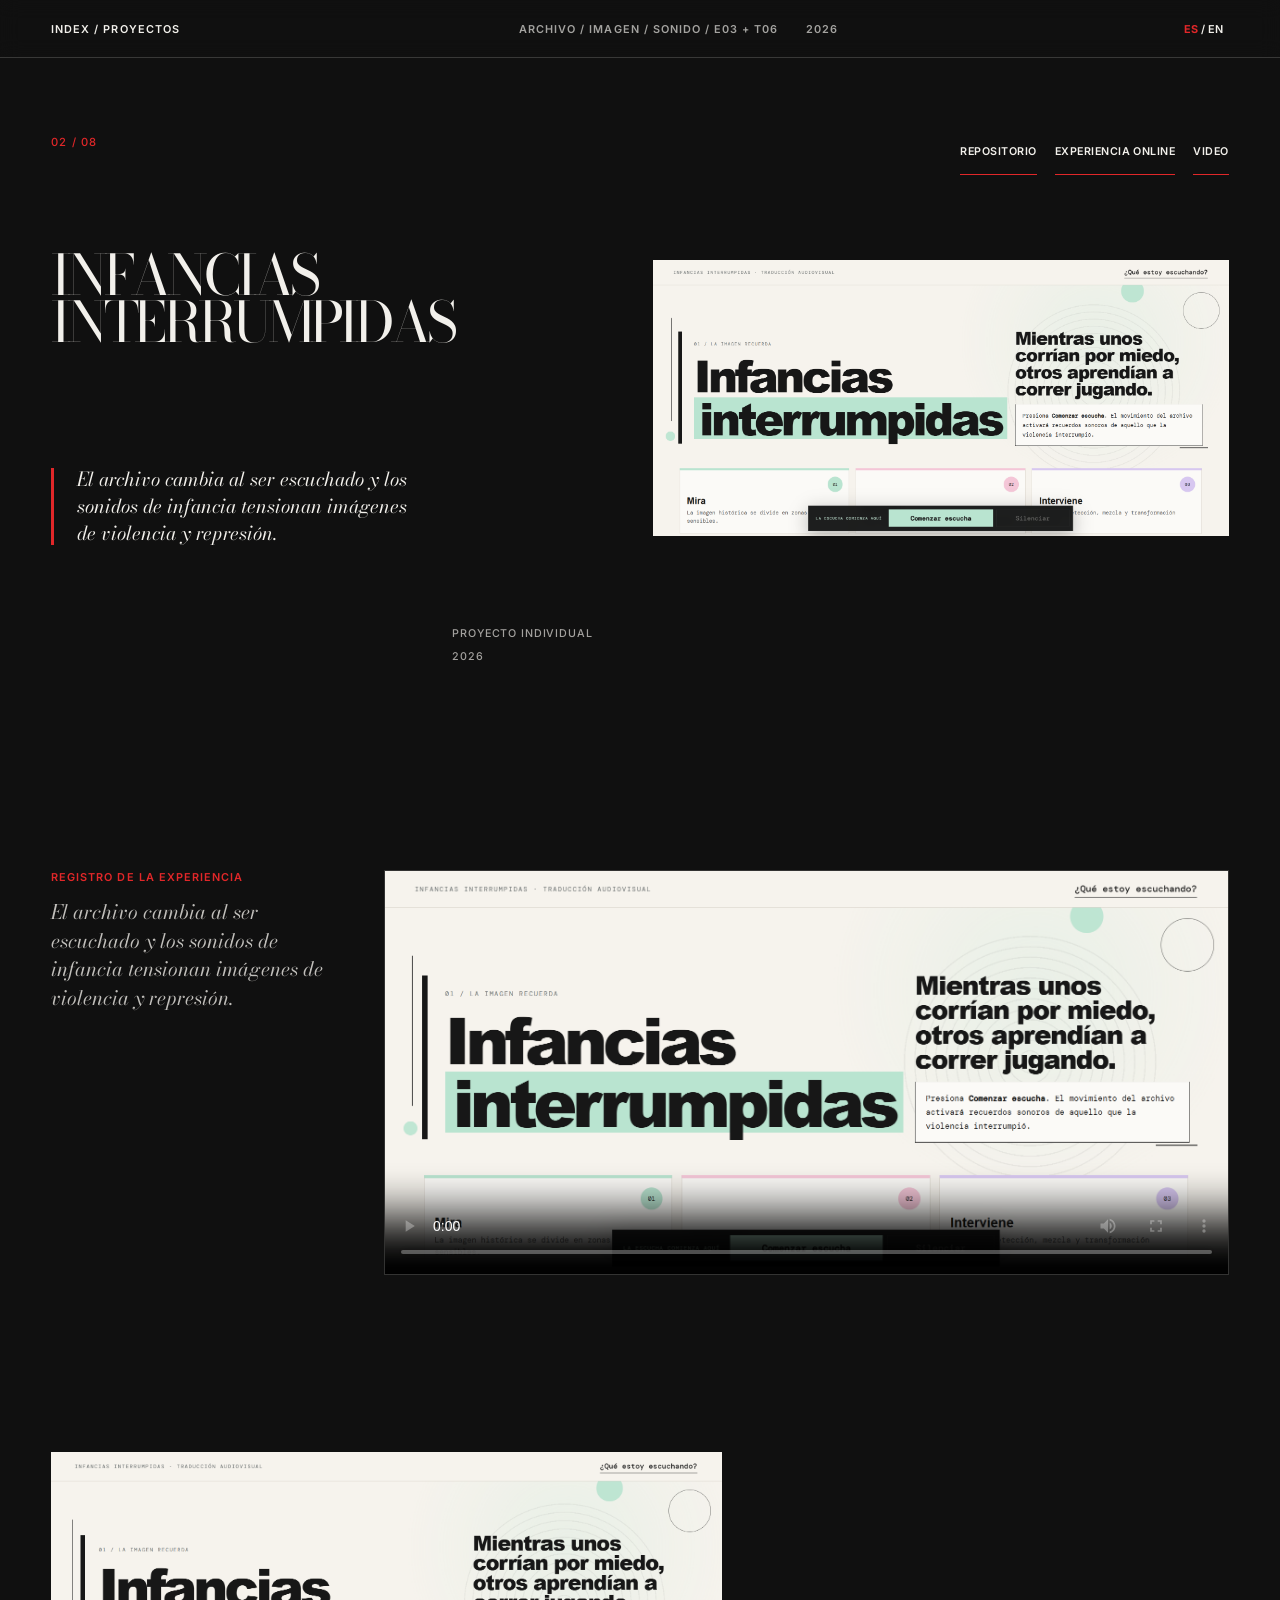
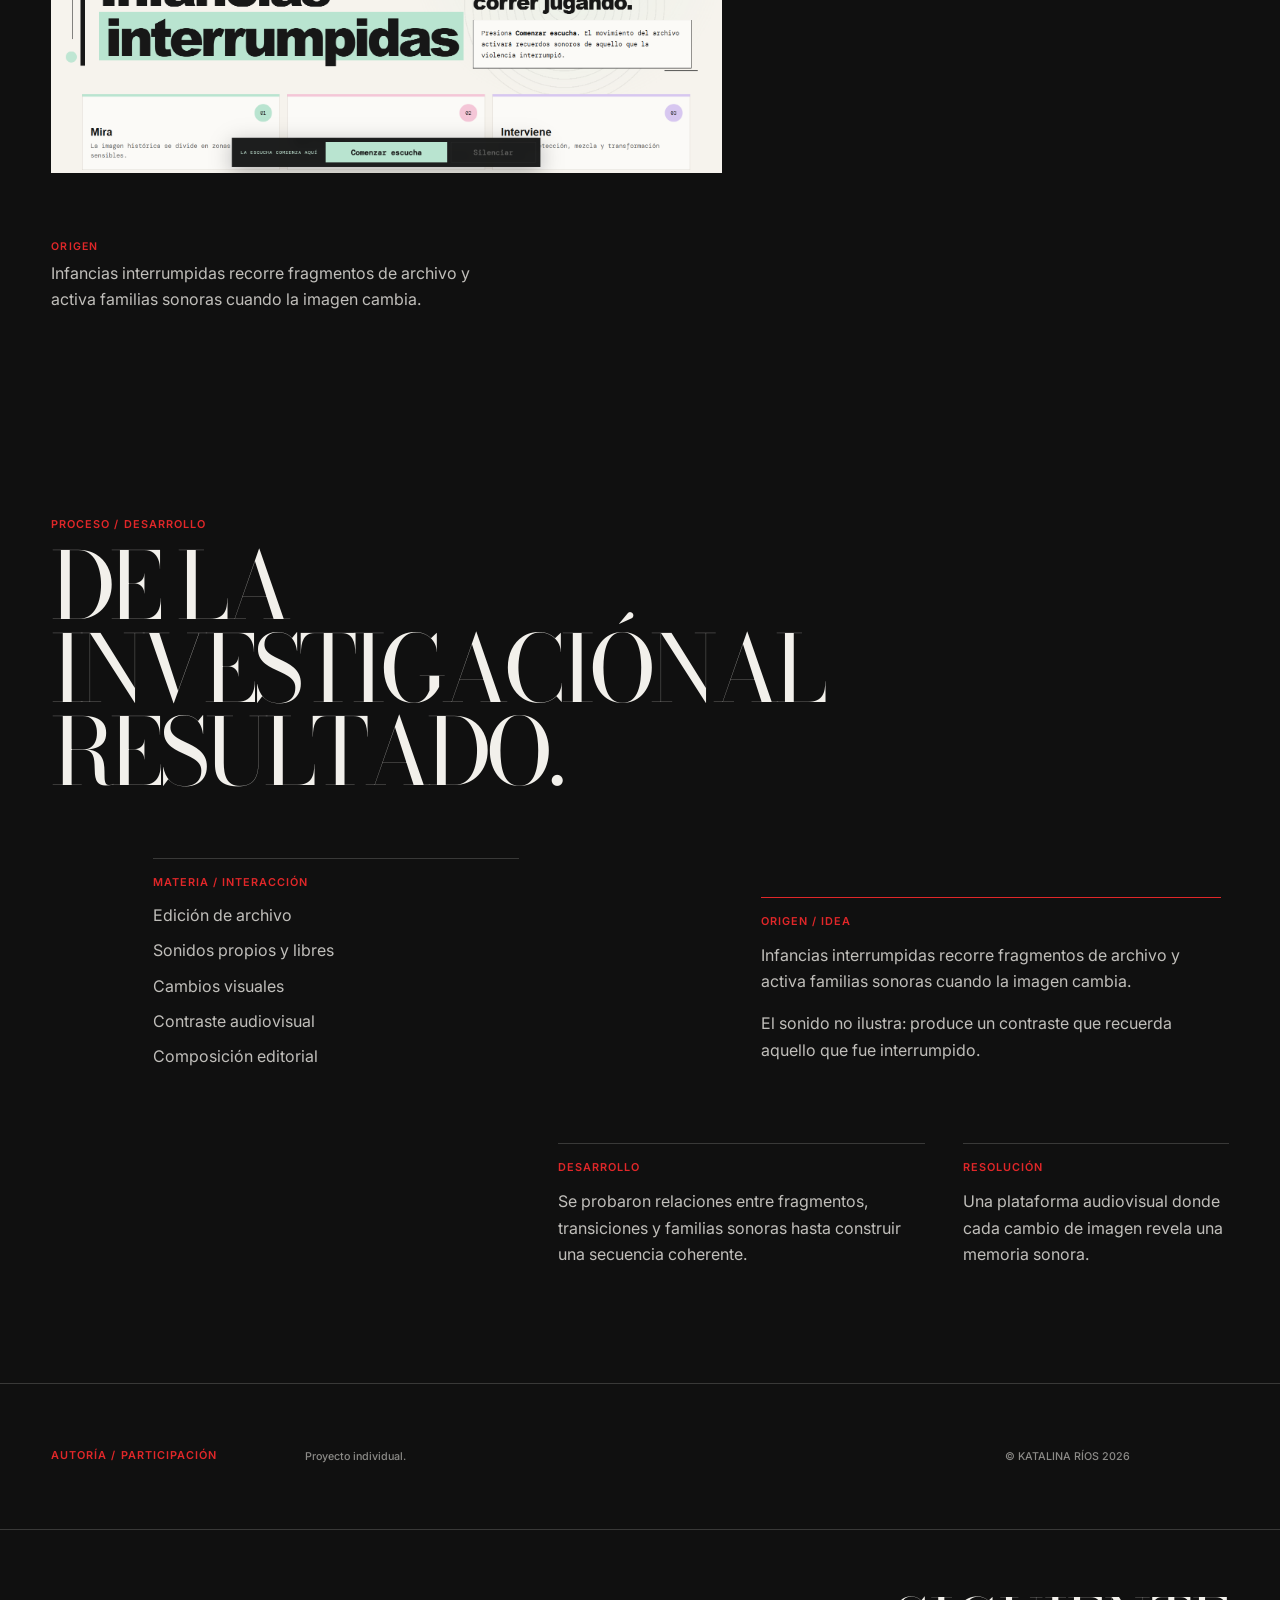
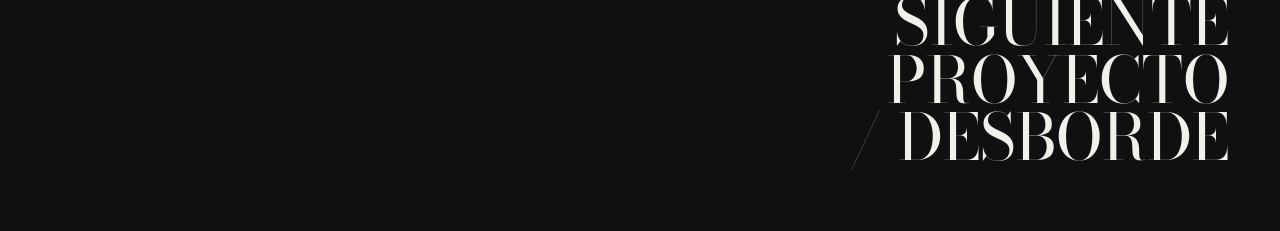
<file: projects/escuchar-la-imagen/index.html>
<!doctype html>
<html lang="es"><head><meta charset="utf-8"><meta name="viewport" content="width=device-width,initial-scale=1"><meta name="description" content="Proyecto escuchar-la-imagen de Katalina Ríos"><title>escuchar-la-imagen — Katalina Ríos</title><link rel="preconnect" href="https://fonts.googleapis.com"><link rel="preconnect" href="https://fonts.gstatic.com" crossorigin><link href="https://fonts.googleapis.com/css2?family=Bodoni+Moda:ital,opsz,wght@0,6..96,400;0,6..96,500;1,6..96,400&family=DM+Mono:wght@300;400;500&family=Inter:wght@400;500;600&display=swap" rel="stylesheet"><link rel="stylesheet" href="../../css/system.css"><link rel="stylesheet" href="../../css/project.css"></head><body class="project-page" data-project="escuchar-la-imagen"><div id="project-shell"></div><script src="../../js/project-content.js"></script><script src="../../js/project-shell.js"></script><script src="../../js/project-page.js"></script></body></html>
</file>
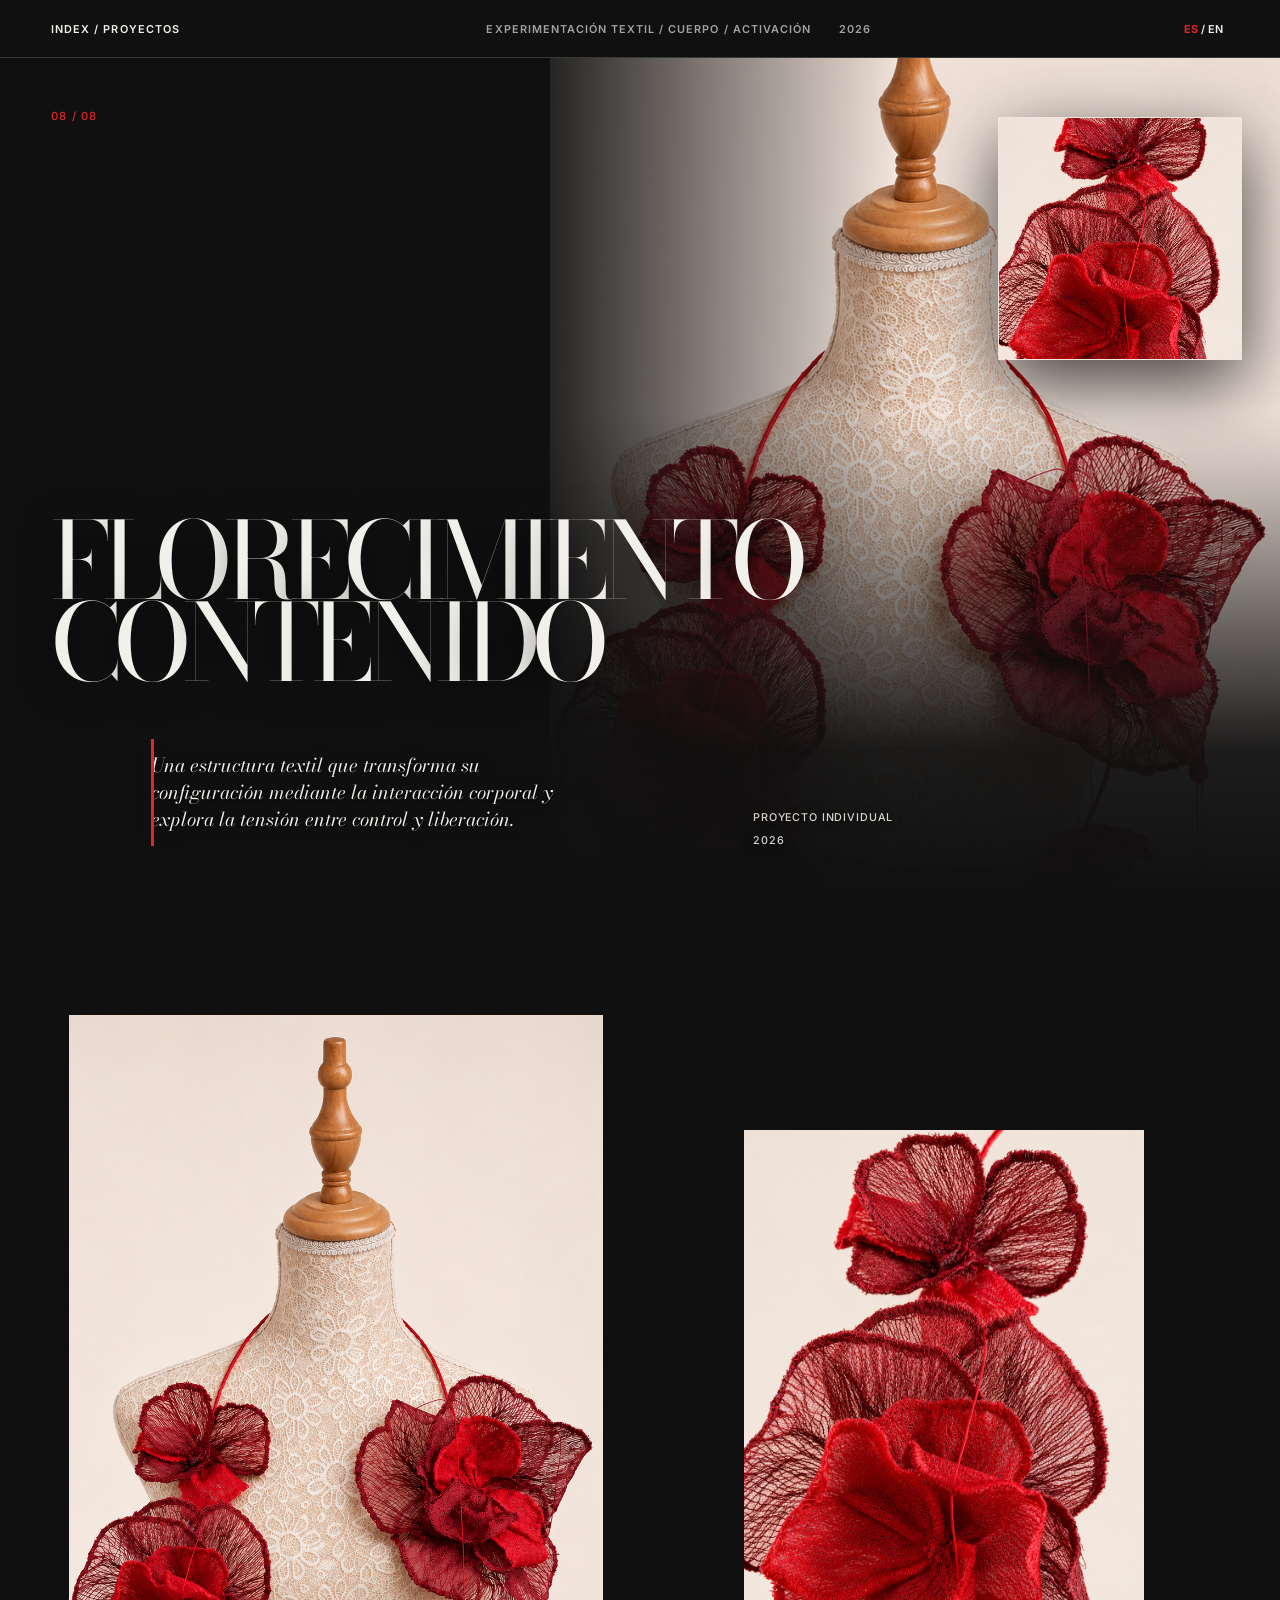
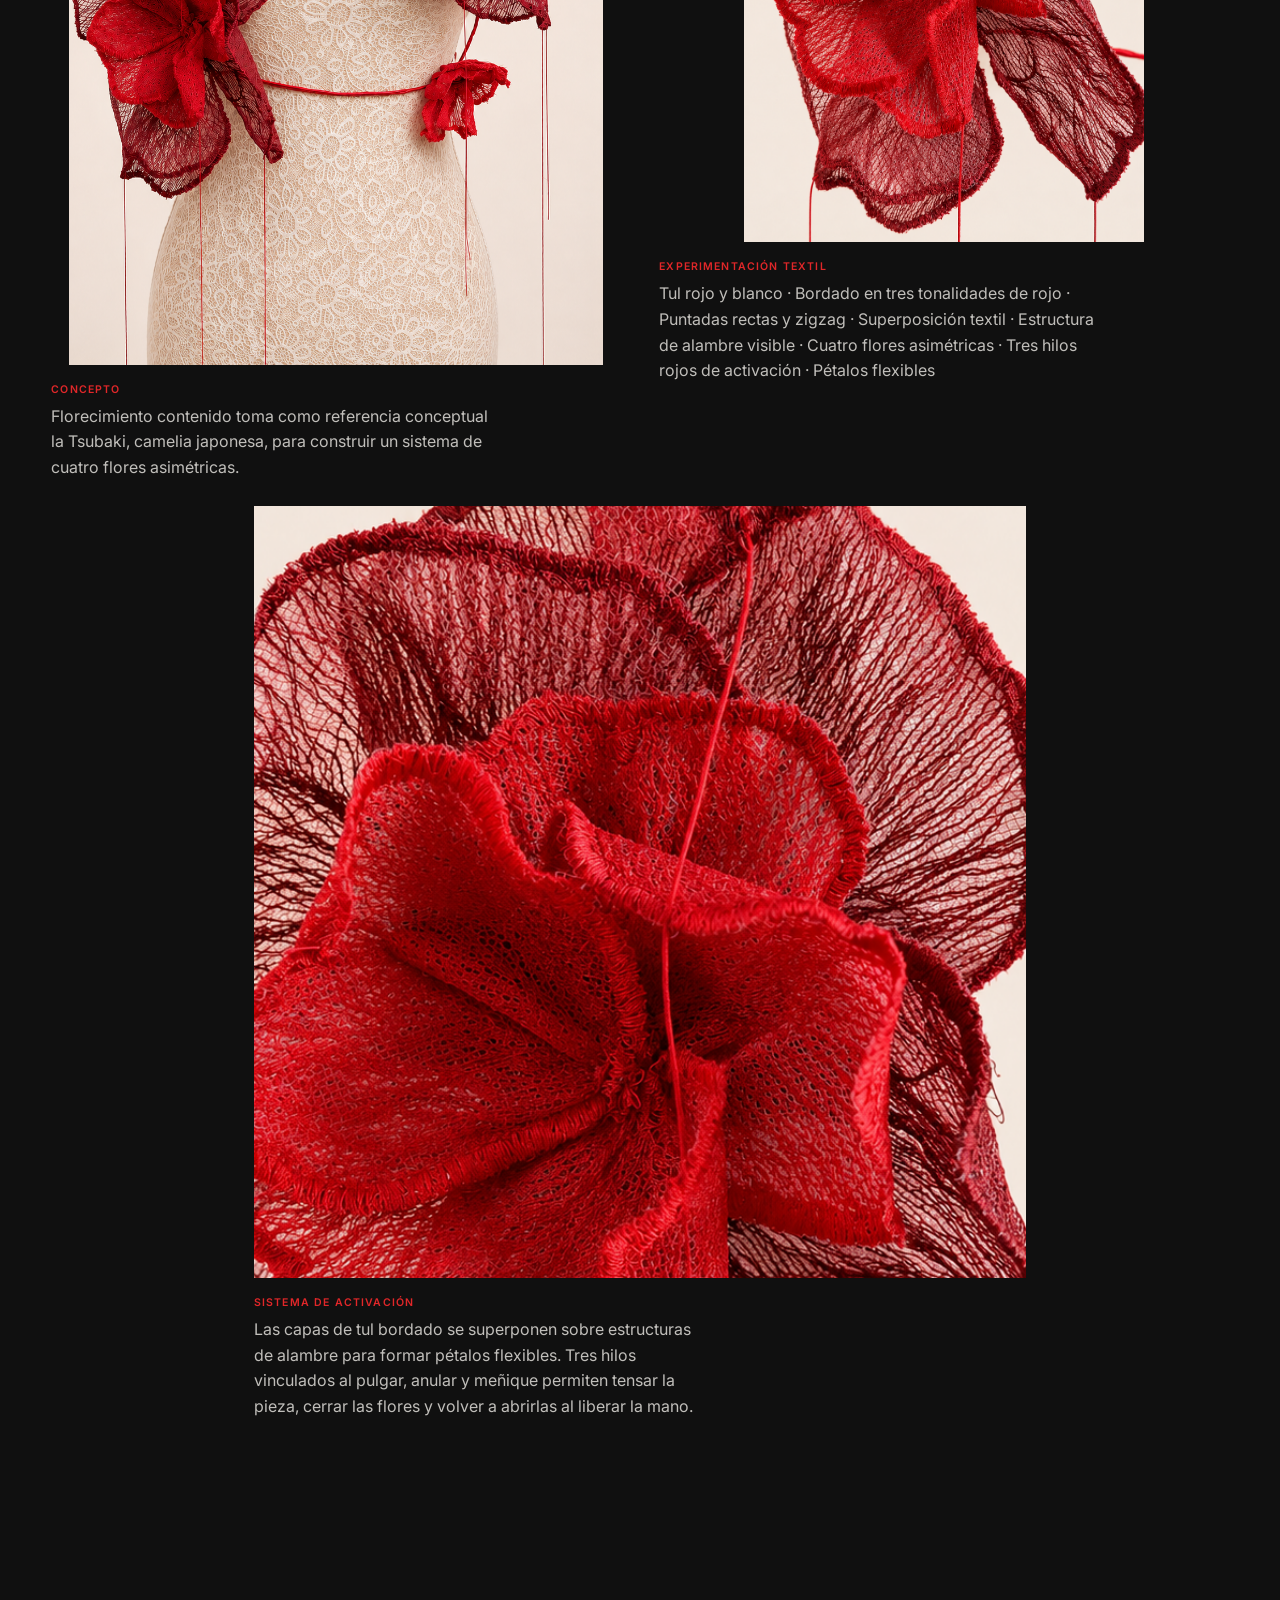
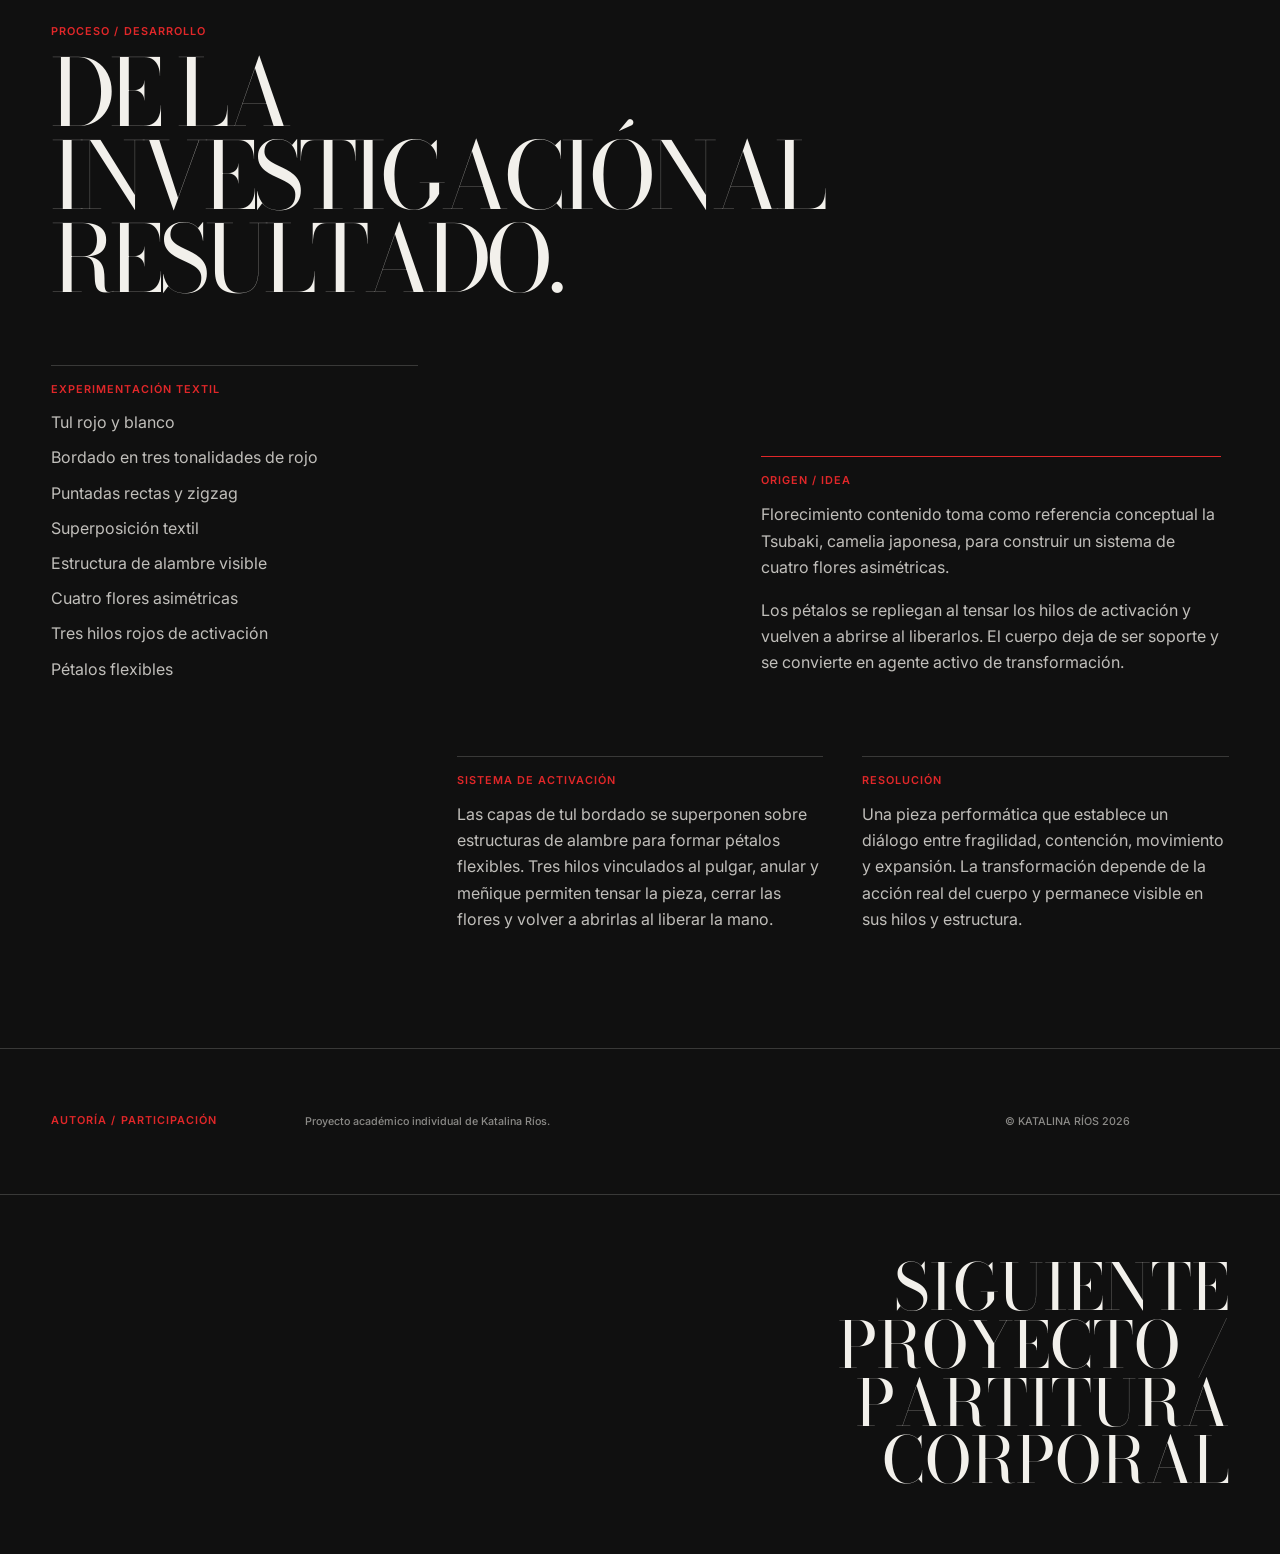
<file: projects/florecimiento-contenido/index.html>
<!doctype html>
<html lang="es">
<head>
  <meta charset="UTF-8">
  <meta name="viewport" content="width=device-width,initial-scale=1">
  <meta name="description" content="Florecimiento contenido, proyecto de experimentación textil y activación corporal de Katalina Ríos.">
  <title>Florecimiento contenido — Katalina Ríos</title>
  <link rel="preconnect" href="https://fonts.googleapis.com">
  <link rel="preconnect" href="https://fonts.gstatic.com" crossorigin>
  <link href="https://fonts.googleapis.com/css2?family=Bodoni+Moda:ital,opsz,wght@0,6..96,400;0,6..96,500;1,6..96,400&family=DM+Mono:wght@300;400;500&family=Inter:wght@400;500;600&display=swap" rel="stylesheet">
  <link rel="stylesheet" href="../../css/system.css">
  <link rel="stylesheet" href="../../css/project.css">
</head>
<body class="project-page" data-project="florecimiento-contenido">
  <div id="project-shell"></div>
  <script src="../../js/project-content.js"></script>
  <script src="../../js/project-shell.js"></script>
  <script src="../../js/project-page.js"></script>
</body>
</html>
</file>
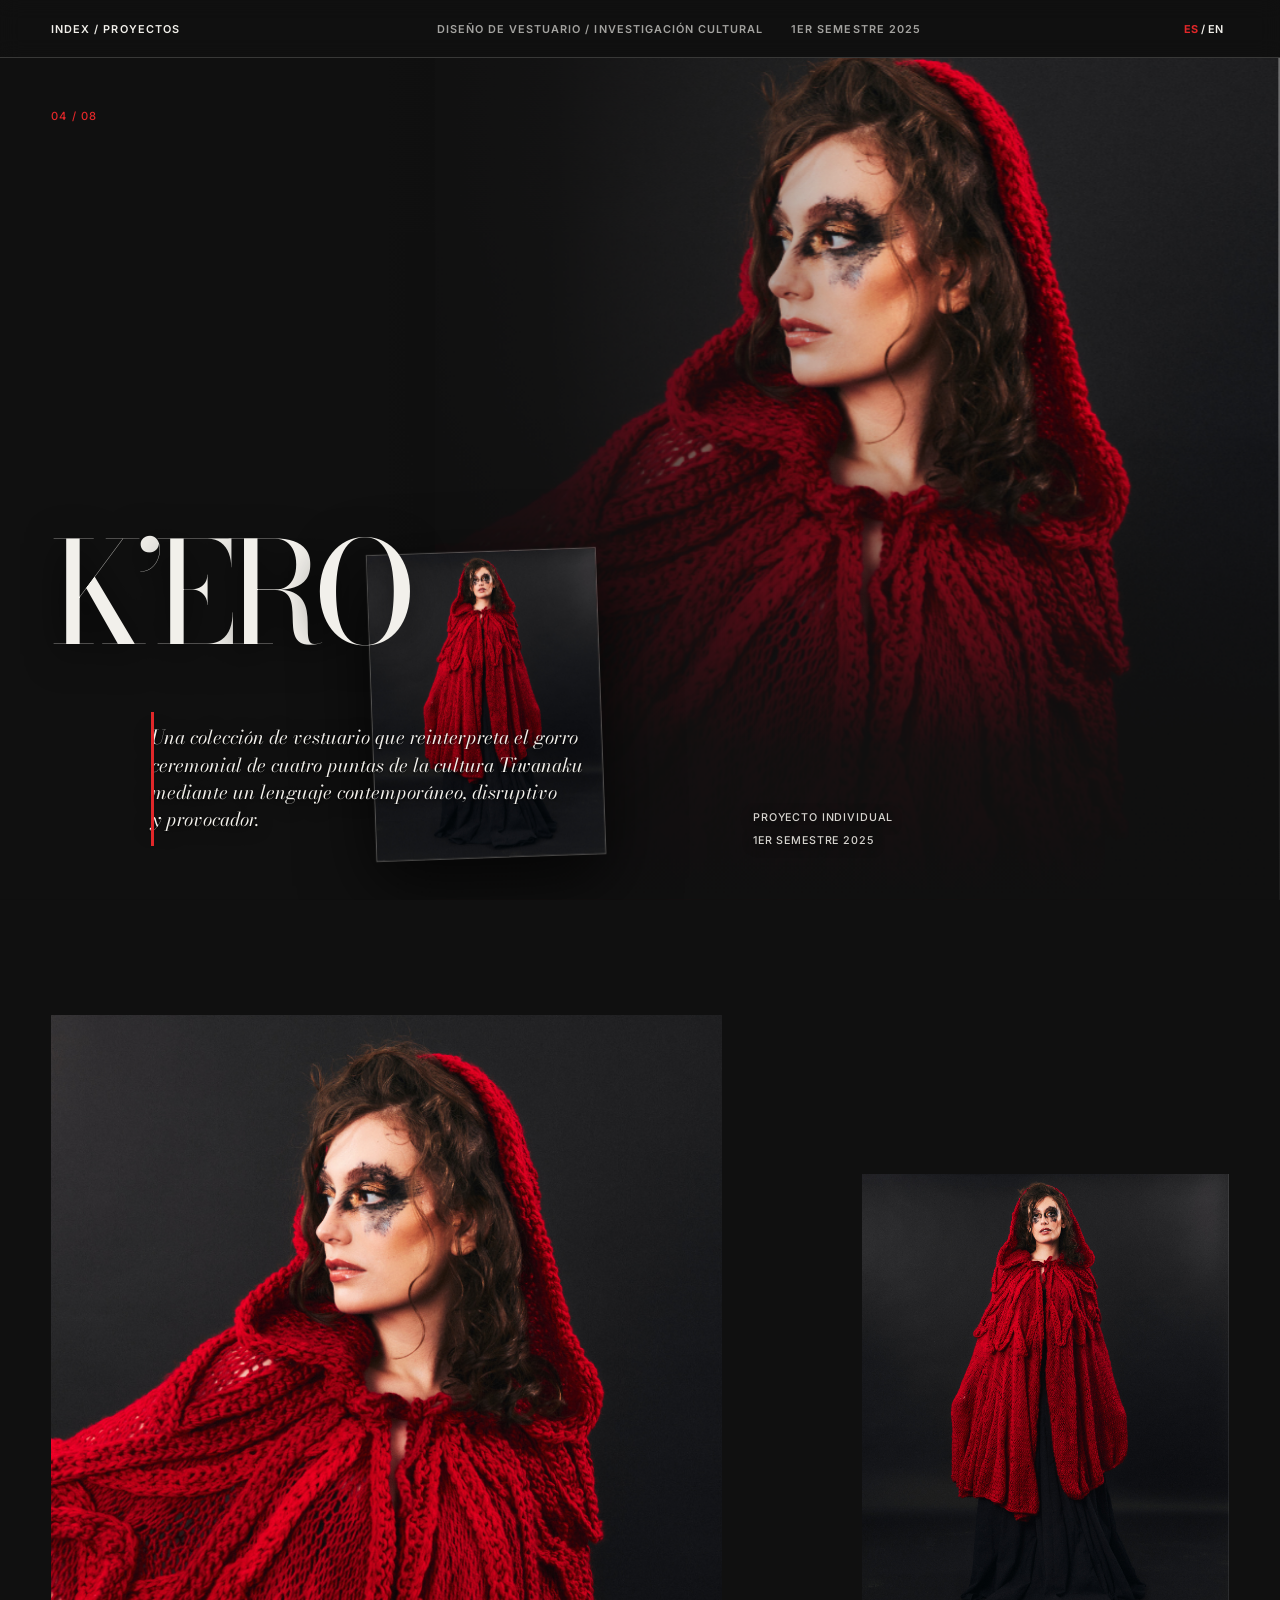
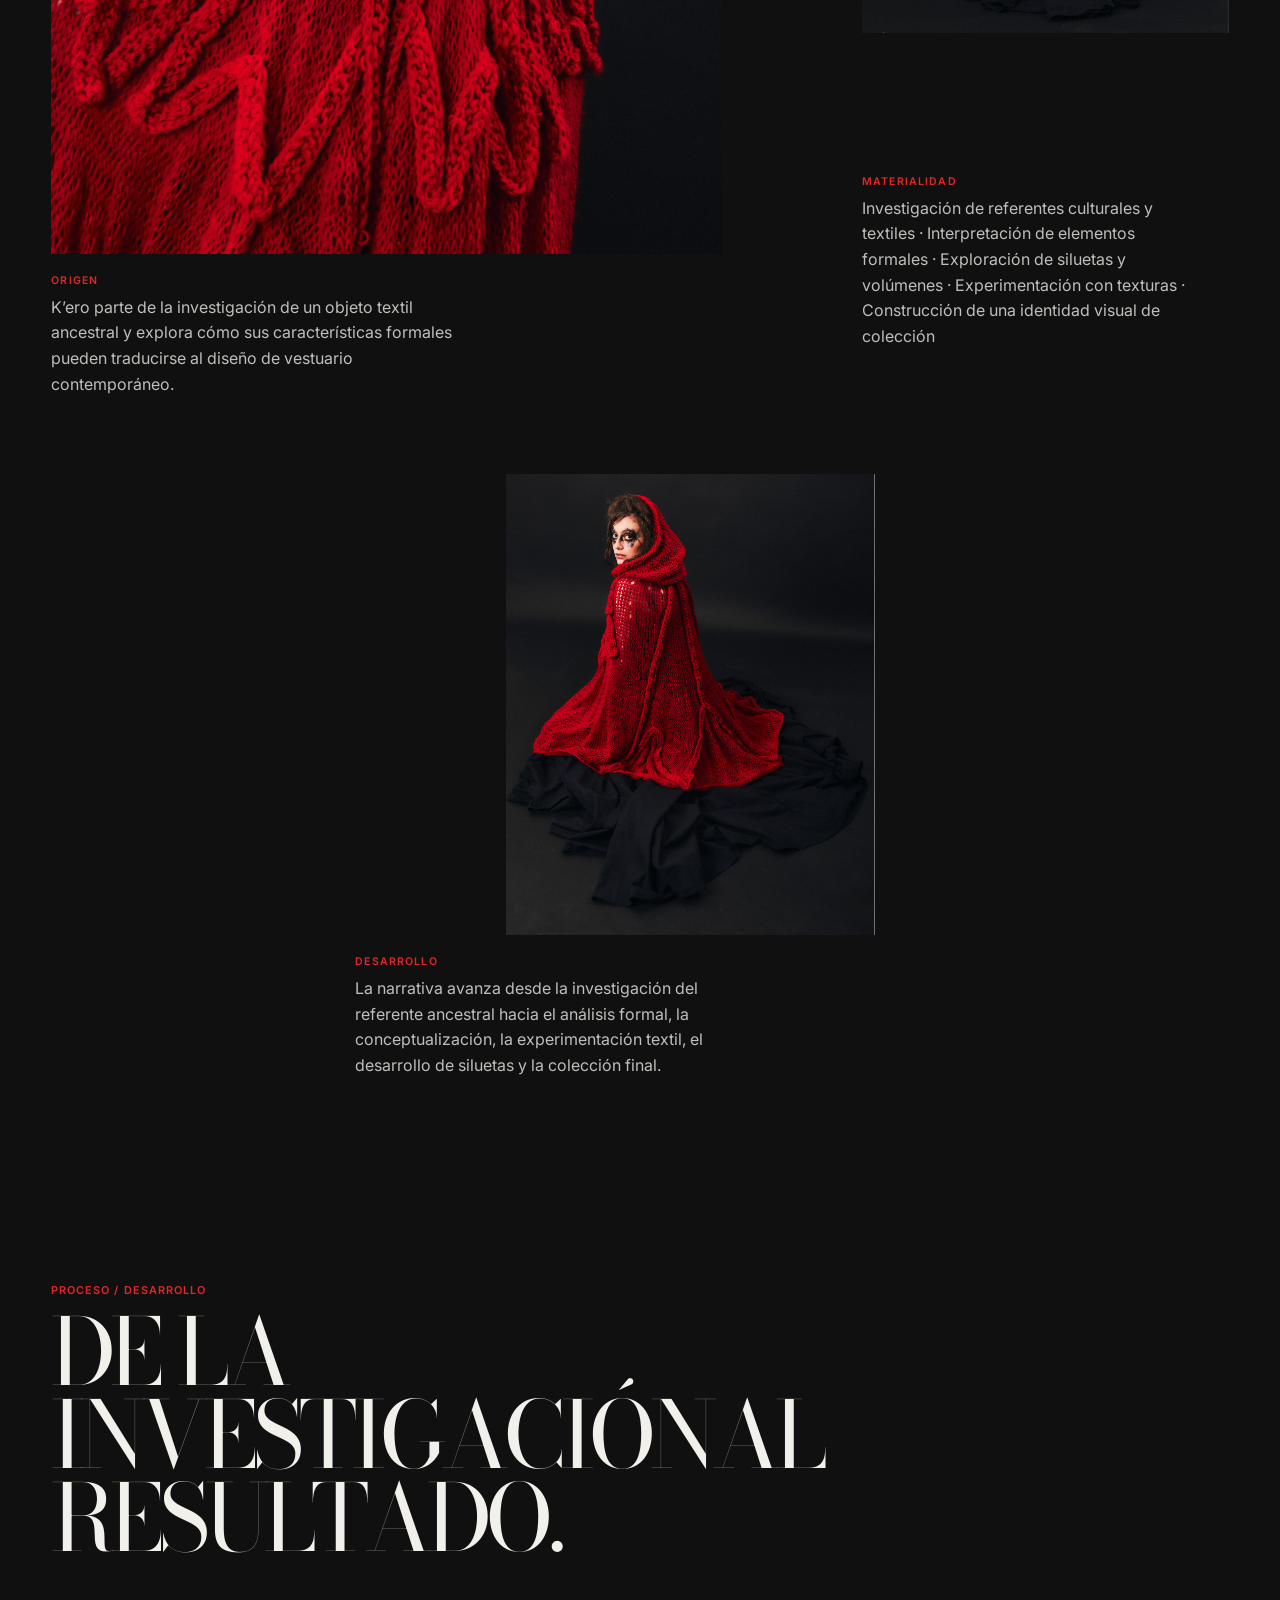
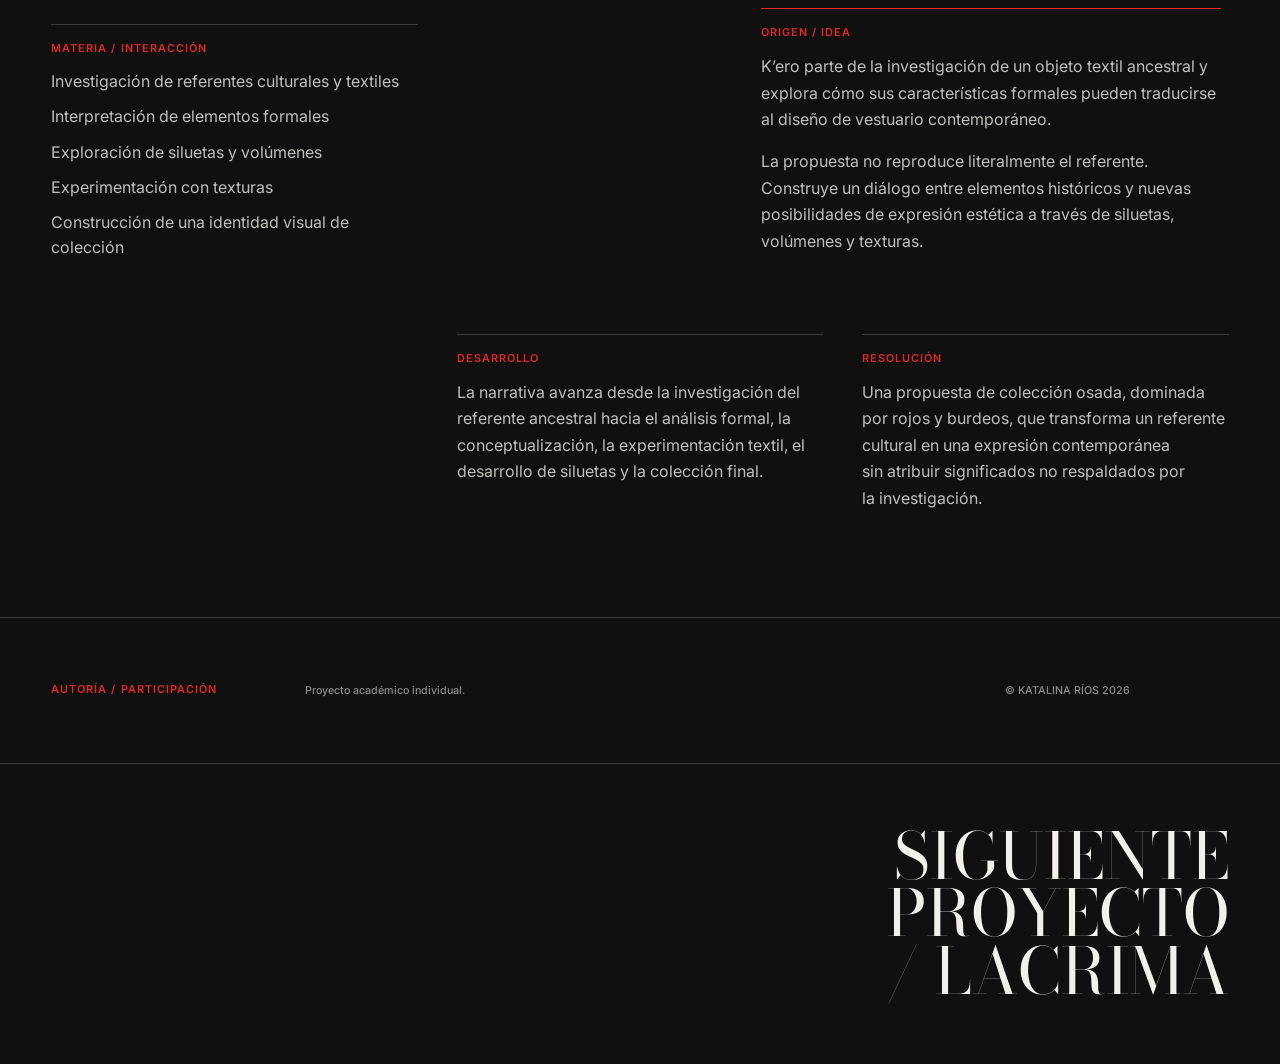
<file: projects/kero/index.html>
<!doctype html><html lang="es"><head><meta charset="UTF-8"><meta name="viewport" content="width=device-width,initial-scale=1"><meta name="description" content="K’ero, proyecto de vestuario de Katalina Ríos."><title>K’ero — Katalina Ríos</title><link rel="preconnect" href="https://fonts.googleapis.com"><link rel="preconnect" href="https://fonts.gstatic.com" crossorigin><link href="https://fonts.googleapis.com/css2?family=Bodoni+Moda:ital,opsz,wght@0,6..96,400;0,6..96,500;1,6..96,400&family=DM+Mono:wght@300;400;500&family=Inter:wght@400;500;600&display=swap" rel="stylesheet"><link rel="stylesheet" href="../../css/system.css"><link rel="stylesheet" href="../../css/project.css"></head><body class="project-page" data-project="kero"><div id="project-shell"></div><script src="../../js/project-content.js"></script><script src="../../js/project-shell.js"></script><script src="../../js/project-page.js"></script></body></html>
</file>
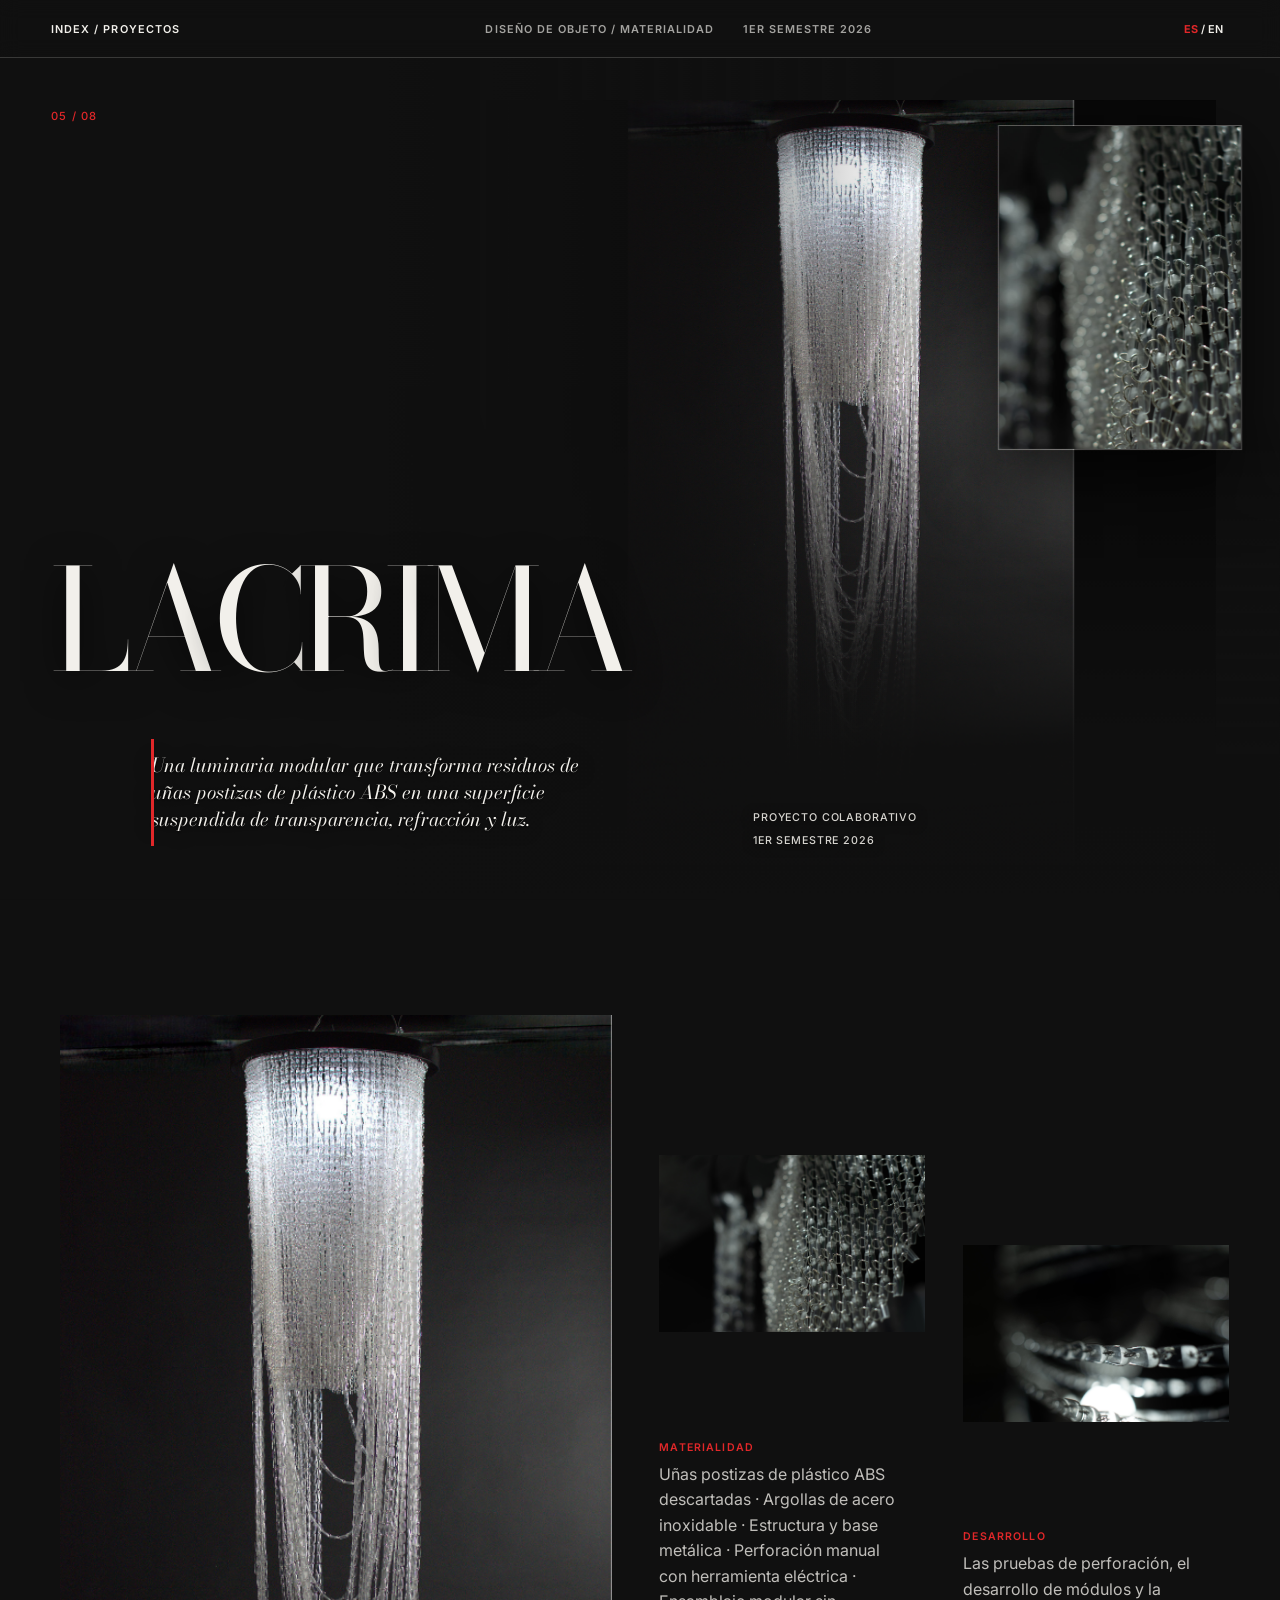
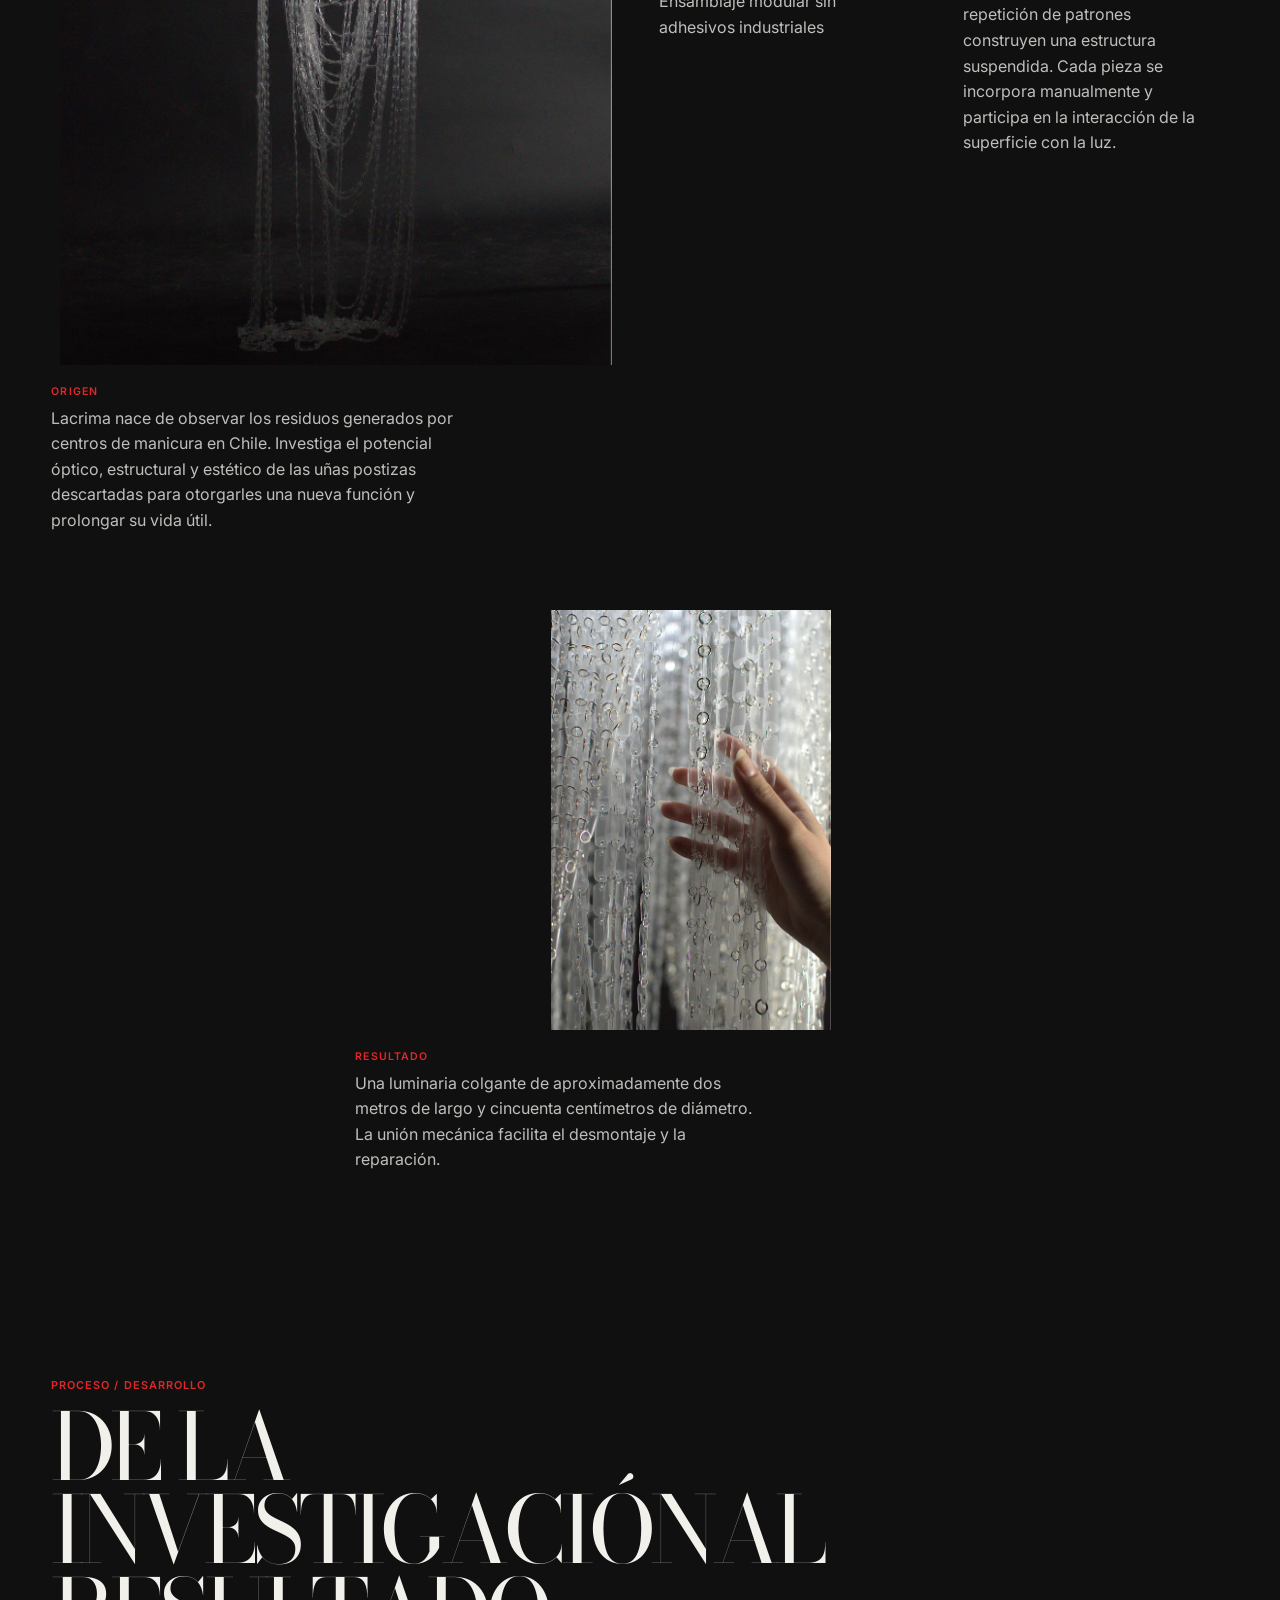
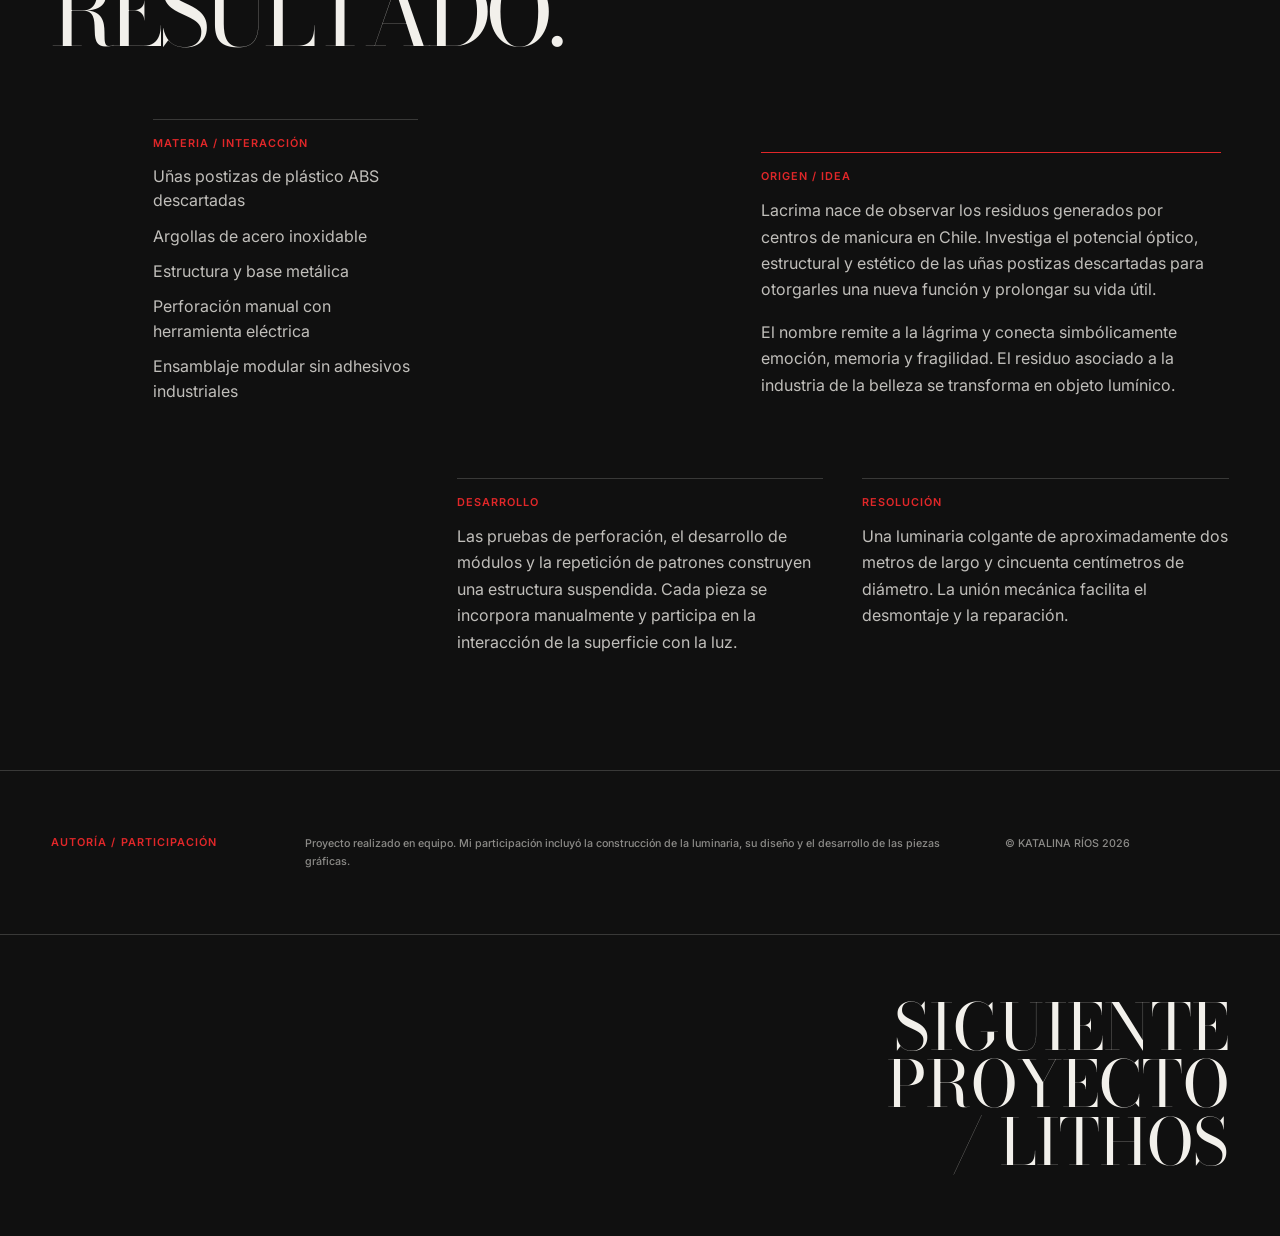
<file: projects/lacrima/index.html>
<!doctype html><html lang="es"><head><meta charset="UTF-8"><meta name="viewport" content="width=device-width,initial-scale=1"><meta name="description" content="Lacrima, luminaria modular de Katalina Ríos."><title>Lacrima — Katalina Ríos</title><link rel="preconnect" href="https://fonts.googleapis.com"><link rel="preconnect" href="https://fonts.gstatic.com" crossorigin><link href="https://fonts.googleapis.com/css2?family=Bodoni+Moda:ital,opsz,wght@0,6..96,400;0,6..96,500;1,6..96,400&family=DM+Mono:wght@300;400;500&family=Inter:wght@400;500;600&display=swap" rel="stylesheet"><link rel="stylesheet" href="../../css/system.css"><link rel="stylesheet" href="../../css/project.css"></head><body class="project-page" data-project="lacrima"><div id="project-shell"></div><script src="../../js/project-content.js"></script><script src="../../js/project-shell.js"></script><script src="../../js/project-page.js"></script></body></html>
</file>
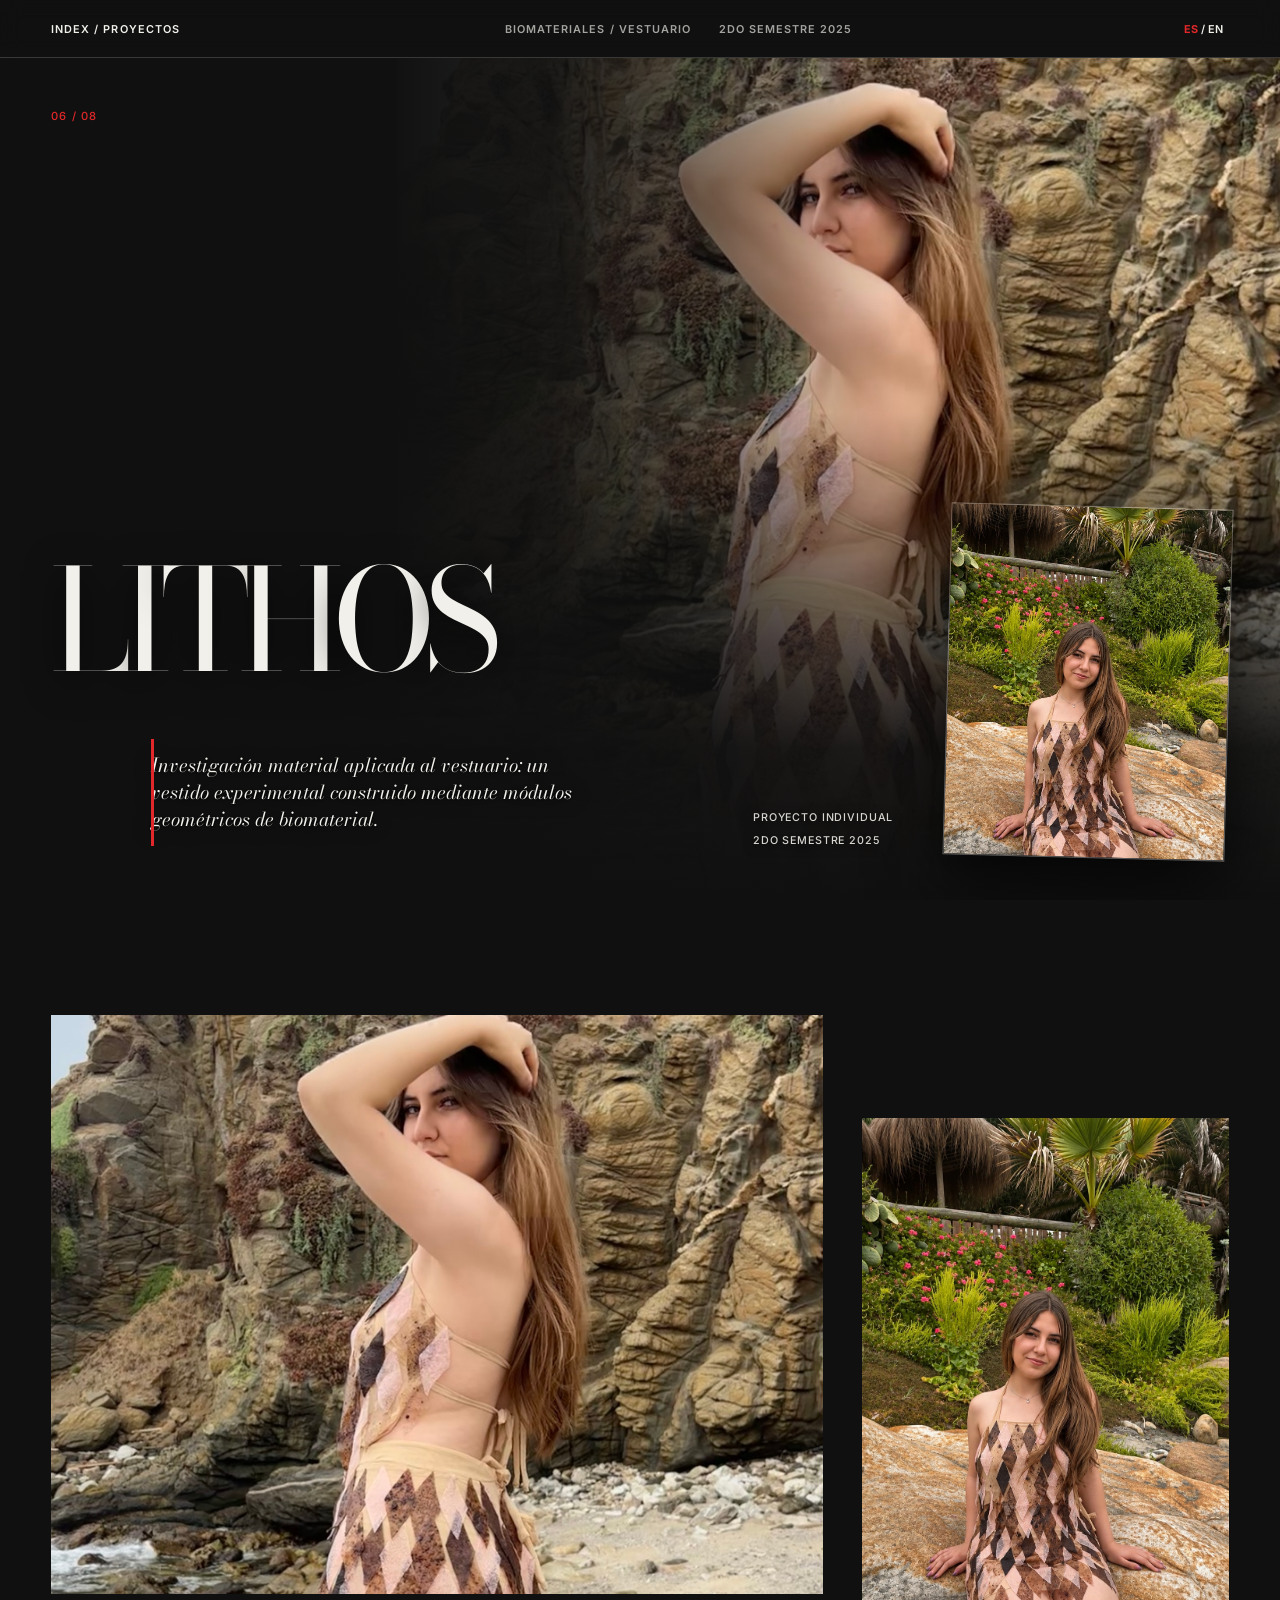
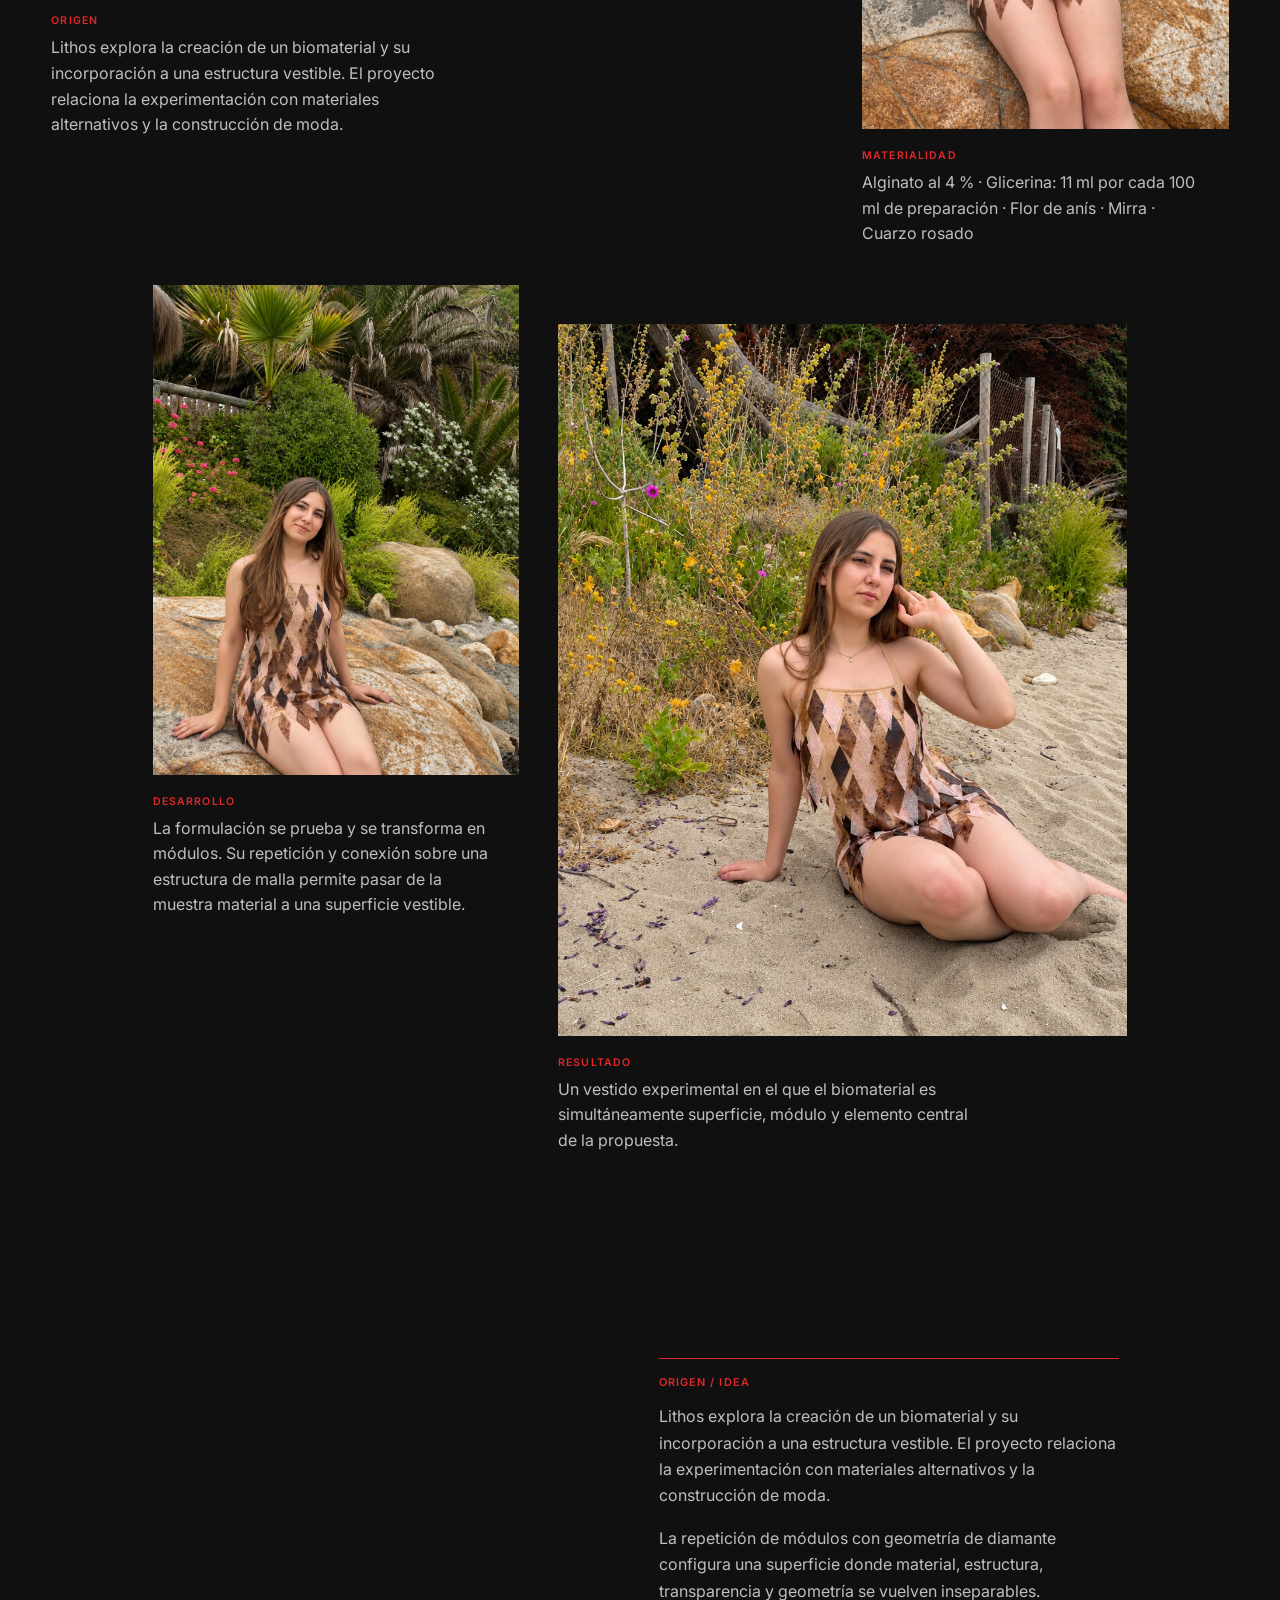
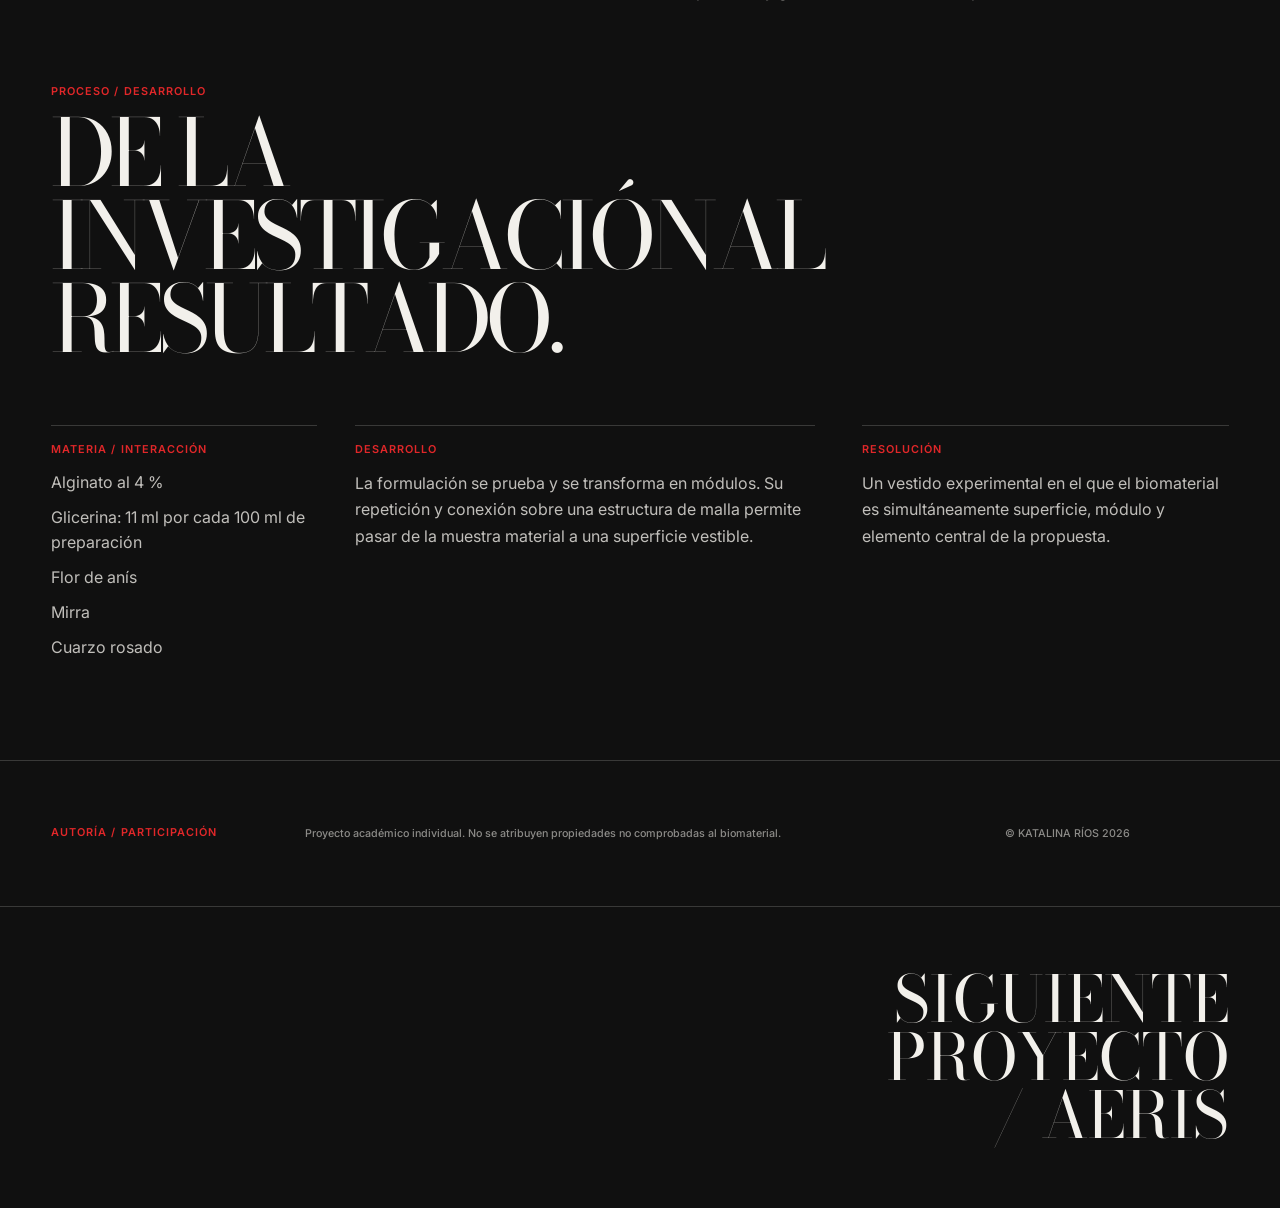
<file: projects/lithos/index.html>
<!doctype html><html lang="es"><head><meta charset="UTF-8"><meta name="viewport" content="width=device-width,initial-scale=1"><meta name="description" content="Lithos, investigación de biomateriales y vestuario de Katalina Ríos."><title>Lithos — Katalina Ríos</title><link rel="preconnect" href="https://fonts.googleapis.com"><link rel="preconnect" href="https://fonts.gstatic.com" crossorigin><link href="https://fonts.googleapis.com/css2?family=Bodoni+Moda:ital,opsz,wght@0,6..96,400;0,6..96,500;1,6..96,400&family=DM+Mono:wght@300;400;500&family=Inter:wght@400;500;600&display=swap" rel="stylesheet"><link rel="stylesheet" href="../../css/system.css"><link rel="stylesheet" href="../../css/project.css"></head><body class="project-page" data-project="lithos"><div id="project-shell"></div><script src="../../js/project-content.js"></script><script src="../../js/project-shell.js"></script><script src="../../js/project-page.js"></script></body></html>
</file>
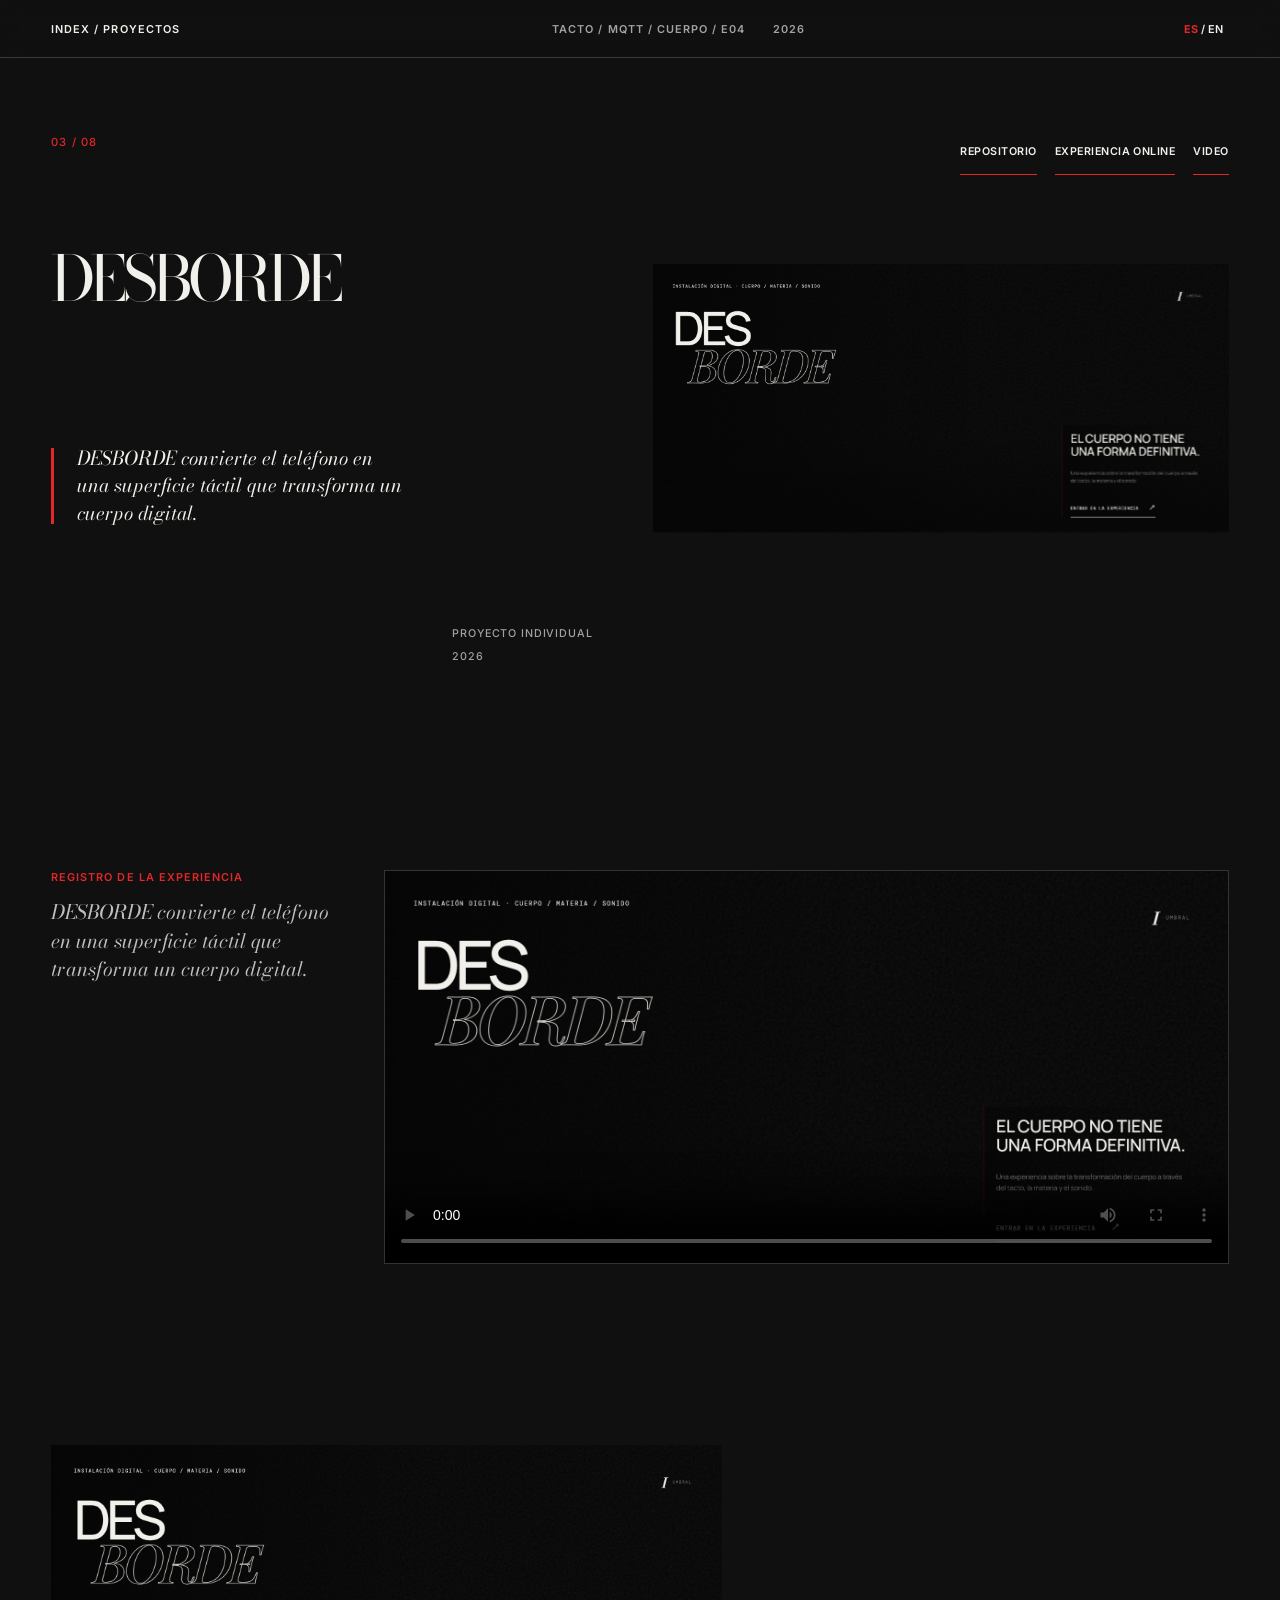
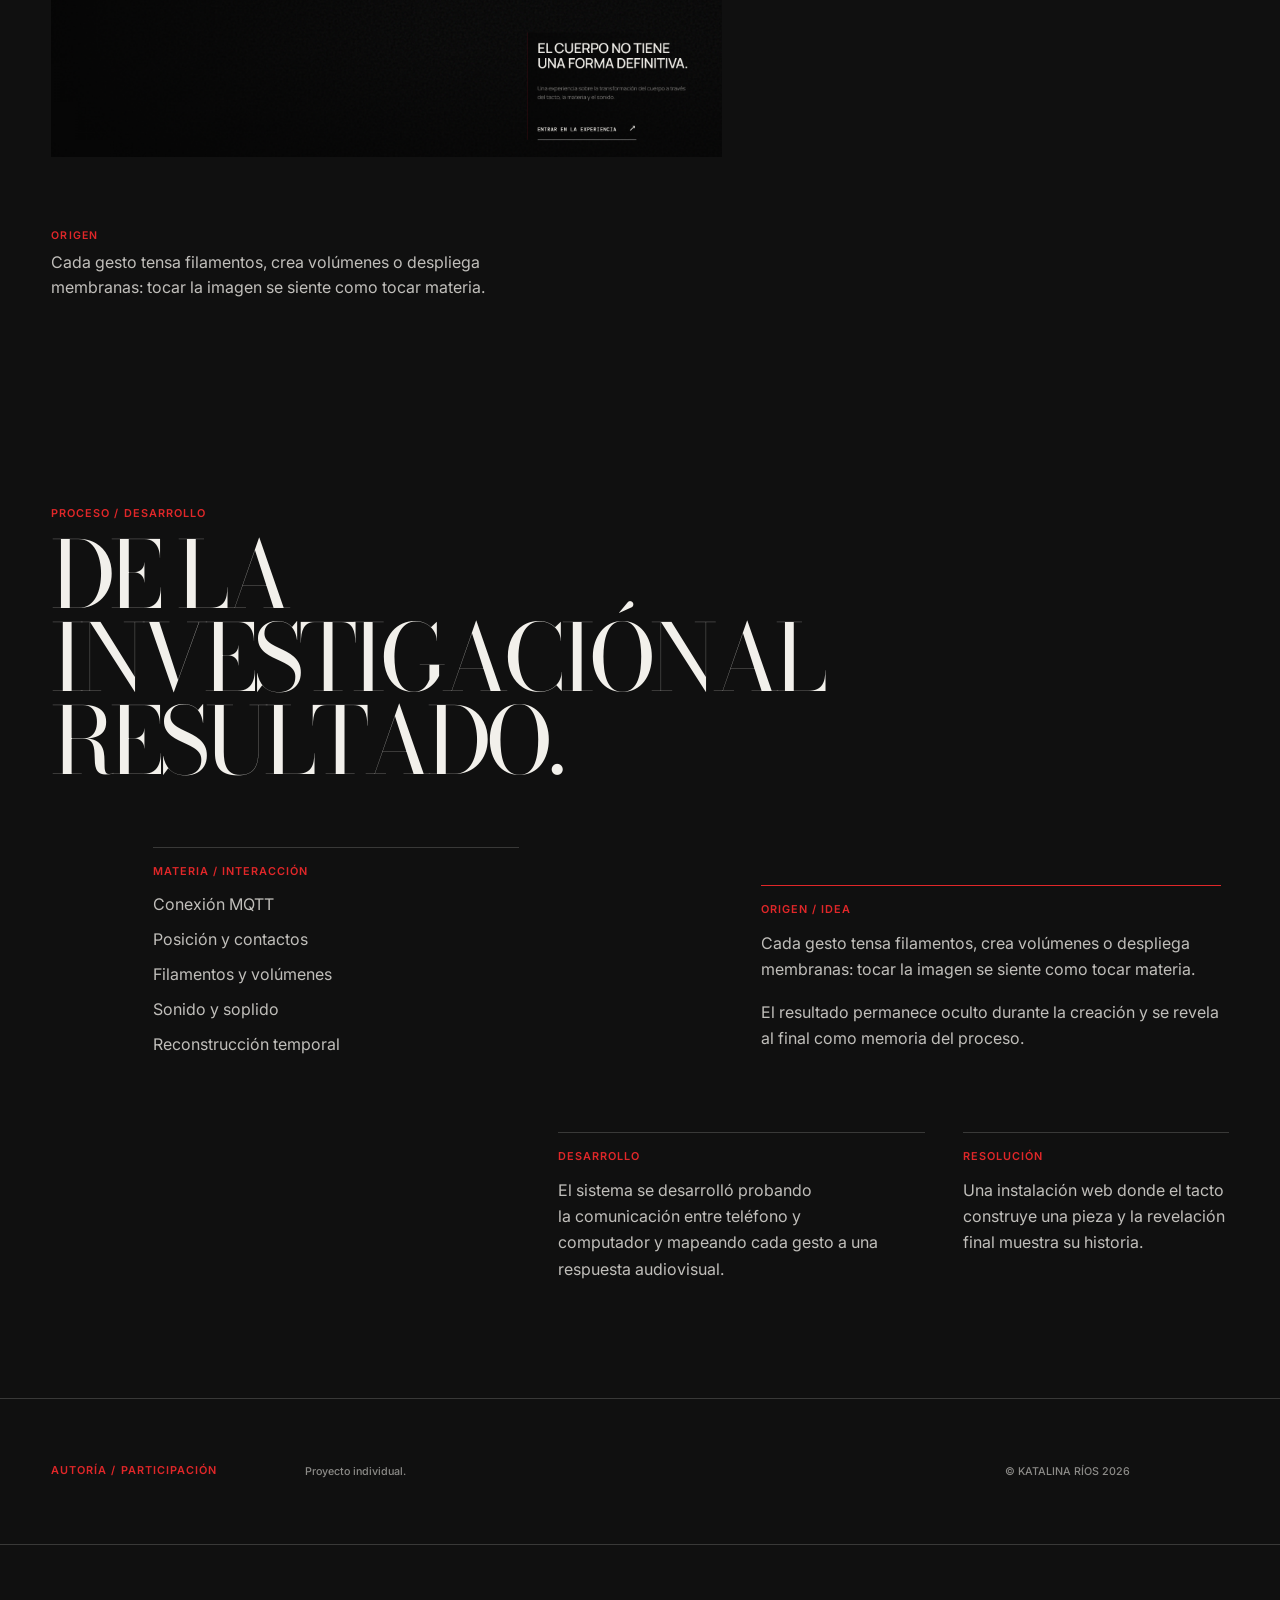
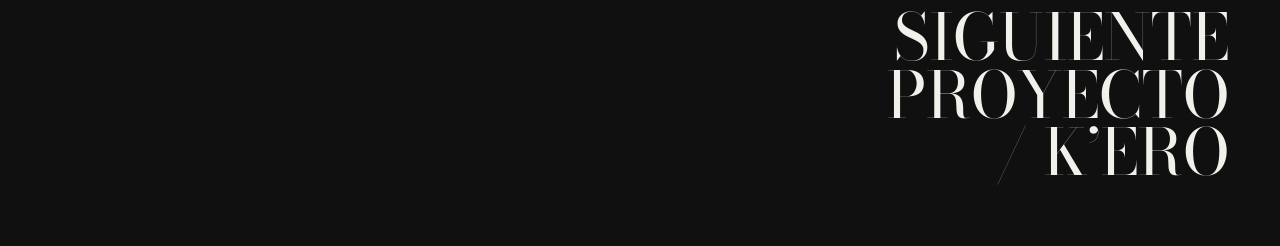
<file: projects/tocar-la-imagen/index.html>
<!doctype html>
<html lang="es"><head><meta charset="utf-8"><meta name="viewport" content="width=device-width,initial-scale=1"><meta name="description" content="Proyecto tocar-la-imagen de Katalina Ríos"><title>tocar-la-imagen — Katalina Ríos</title><link rel="preconnect" href="https://fonts.googleapis.com"><link rel="preconnect" href="https://fonts.gstatic.com" crossorigin><link href="https://fonts.googleapis.com/css2?family=Bodoni+Moda:ital,opsz,wght@0,6..96,400;0,6..96,500;1,6..96,400&family=DM+Mono:wght@300;400;500&family=Inter:wght@400;500;600&display=swap" rel="stylesheet"><link rel="stylesheet" href="../../css/system.css"><link rel="stylesheet" href="../../css/project.css"></head><body class="project-page" data-project="tocar-la-imagen"><div id="project-shell"></div><script src="../../js/project-content.js"></script><script src="../../js/project-shell.js"></script><script src="../../js/project-page.js"></script></body></html>
</file>
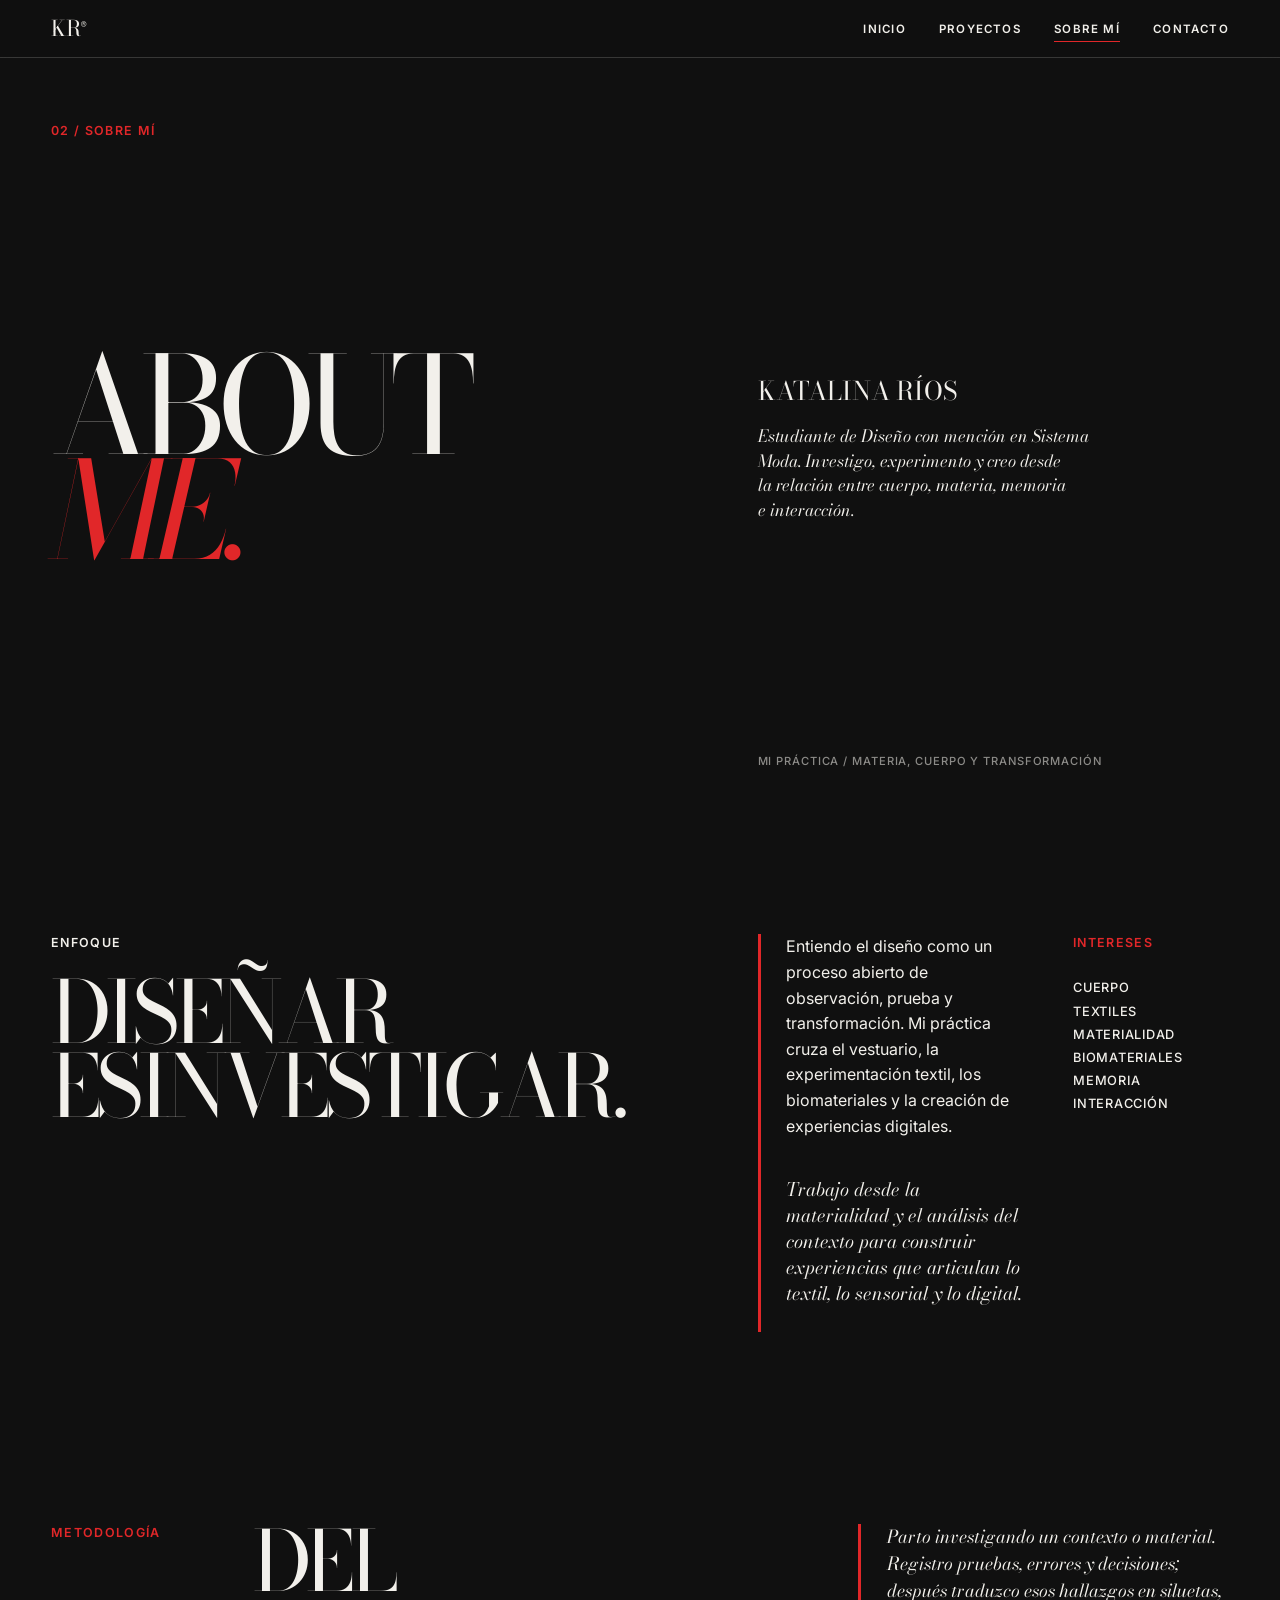
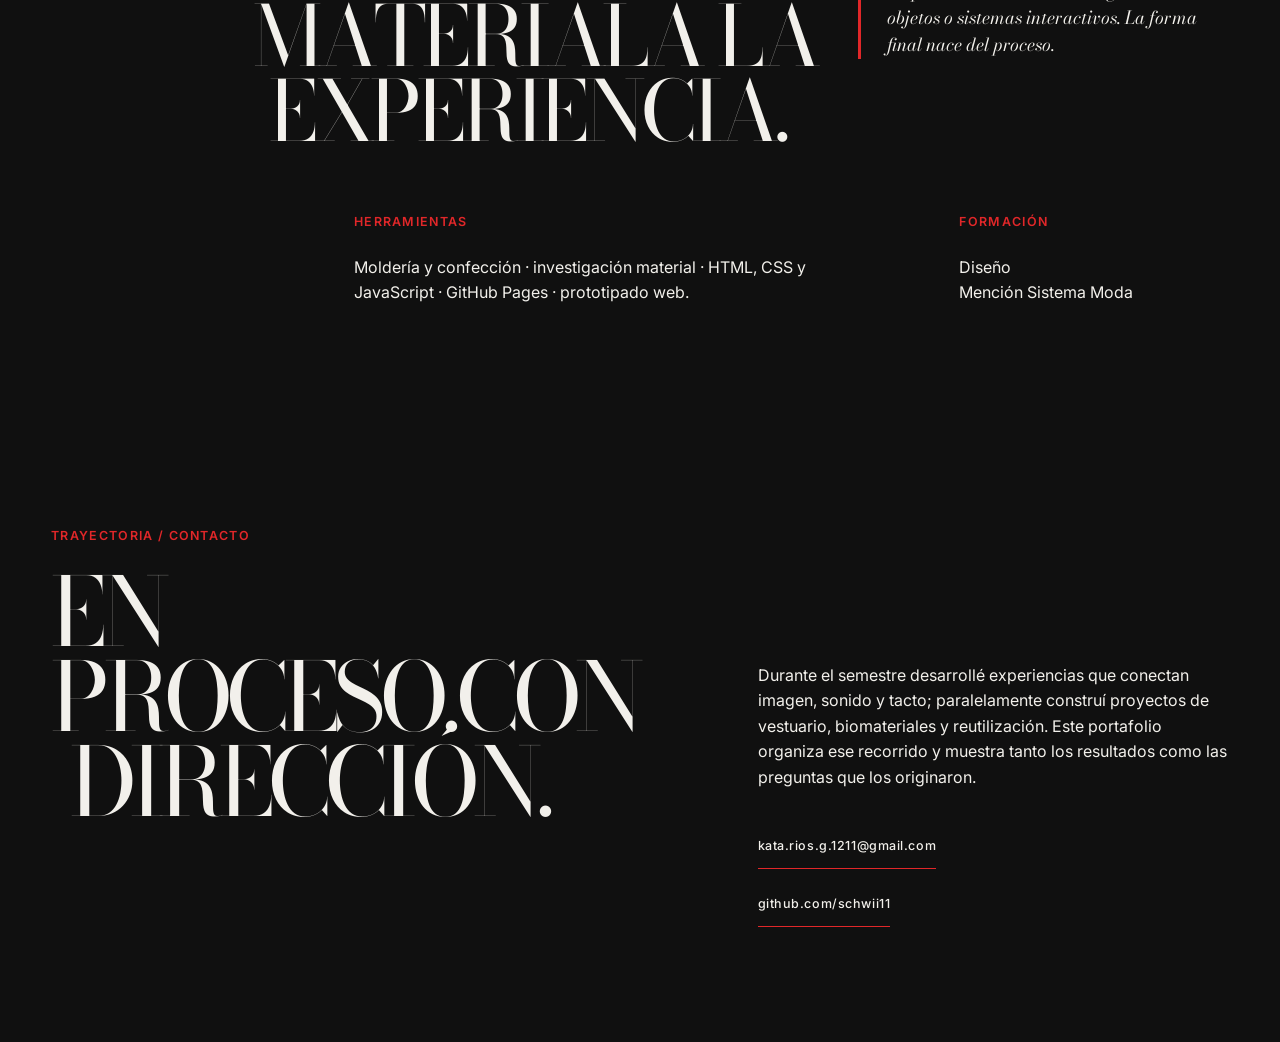
<file: about.html>
<!doctype html>
<html lang="es">
<head>
  <meta charset="UTF-8"><meta name="viewport" content="width=device-width,initial-scale=1">
  <meta name="description" content="Sobre Katalina Ríos, diseñadora de vestuario, materialidad y experiencias digitales.">
  <title>Sobre mí — Katalina Ríos</title>
  <link rel="preconnect" href="https://fonts.googleapis.com"><link rel="preconnect" href="https://fonts.gstatic.com" crossorigin>
  <link href="https://fonts.googleapis.com/css2?family=Bodoni+Moda:ital,opsz,wght@0,6..96,400;0,6..96,500;1,6..96,400&family=DM+Mono:wght@300;400;500&family=Inter:wght@400;500;600&display=swap" rel="stylesheet"><link rel="stylesheet" href="css/system.css">
</head>
<body class="about-page">
  <a class="skip-link" href="#about-main">Saltar al contenido</a>
  <header class="site-header"><a class="wordmark" href="index.html">KR<span>®</span></a><button class="menu-toggle" type="button" aria-expanded="false" aria-controls="site-menu"><span>MENÚ</span></button><nav id="site-menu" class="site-menu"><a href="index.html">INICIO</a><a href="index.html#proyectos">PROYECTOS</a><a class="is-current" href="about.html">SOBRE MÍ</a><a href="index.html#contacto">CONTACTO</a></nav></header>
  <main id="about-main" class="about-main">
    <section class="about-opening" aria-labelledby="about-title">
      <p class="eyebrow">02 / SOBRE MÍ</p>
      <h1 id="about-title">ABOUT<br><em>ME.</em></h1>
      <div class="about-opening__intro"><p class="about-opening__name">KATALINA RÍOS</p><p>Estudiante de Diseño con mención en Sistema Moda. Investigo, experimento y creo desde la relación entre cuerpo, materia, memoria e interacción.</p></div>
      <p class="about-opening__caption">MI PRÁCTICA / MATERIA, CUERPO Y TRANSFORMACIÓN</p>
    </section>
    <section class="about-focus" aria-labelledby="focus-title">
      <div class="about-focus__statement"><p class="eyebrow">ENFOQUE</p><h2 id="focus-title">DISEÑAR ES<br><em>INVESTIGAR.</em></h2></div>
      <div class="about-focus__copy"><p>Entiendo el diseño como un proceso abierto de observación, prueba y transformación. Mi práctica cruza el vestuario, la experimentación textil, los biomateriales y la creación de experiencias digitales.</p><p class="about-pullquote">Trabajo desde la materialidad y el análisis del contexto para construir experiencias que articulan lo textil, lo sensorial y lo digital.</p></div>
      <aside class="about-focus__interests"><p class="eyebrow">INTERESES</p><p>CUERPO<br>TEXTILES<br>MATERIALIDAD<br>BIOMATERIALES<br>MEMORIA<br>INTERACCIÓN</p></aside>
    </section>
    <section id="metodo" class="about-method" aria-labelledby="method-title">
      <p class="eyebrow">METODOLOGÍA</p><h2 id="method-title">DEL MATERIAL<br><em>A LA EXPERIENCIA.</em></h2>
      <p class="about-method__copy">Parto investigando un contexto o material. Registro pruebas, errores y decisiones; después traduzco esos hallazgos en siluetas, objetos o sistemas interactivos. La forma final nace del proceso.</p>
      <div class="about-method__tools"><p class="eyebrow">HERRAMIENTAS</p><p>Moldería y confección · investigación material · HTML, CSS y JavaScript · GitHub Pages · prototipado web.</p></div>
      <div class="about-method__formation"><p class="eyebrow">FORMACIÓN</p><p>Diseño<br>Mención Sistema Moda</p></div>
    </section>
    <section id="trayectoria" class="about-closing" aria-labelledby="closing-title">
      <p class="eyebrow">TRAYECTORIA / CONTACTO</p><h2 id="closing-title">EN PROCESO.<br><em>CON DIRECCIÓN.</em></h2>
      <p>Durante el semestre desarrollé experiencias que conectan imagen, sonido y tacto; paralelamente construí proyectos de vestuario, biomateriales y reutilización. Este portafolio organiza ese recorrido y muestra tanto los resultados como las preguntas que los originaron.</p>
      <div class="about-contact"><a href="mailto:kata.rios.g.1211@gmail.com">kata.rios.g.1211@gmail.com</a><a href="https://github.com/schwii11" target="_blank" rel="noreferrer">github.com/schwii11</a></div>
    </section>
  </main>
  <script src="js/nav.js"></script><script src="js/chaos-type.js"></script>
</body>
</html>
</file>
<file: css/system.css>
:root{
  --black:#101010;
  --paper:#f2f0eb;
  --red:#e12729;
  --line:rgba(242,240,235,.18);
  --display:'Bodoni Moda',Georgia,serif;
  --body:Inter,Arial,sans-serif;
  --mono:'DM Mono',monospace;
  --pad:clamp(20px,4vw,64px);
  --header:58px;
}

*,*::before,*::after{box-sizing:border-box}
html{scroll-behavior:smooth;background:var(--black)}
body{margin:0;background:var(--black);color:var(--paper);font:400 1rem/1.6 var(--body);overflow-x:clip}
img{display:block;max-width:100%}
a{color:inherit;text-decoration:none}
button{color:inherit;font:inherit}
.section-dark,.section-light,.section-red{background:var(--black);color:var(--paper)}
.mono,.eyebrow{font:500 .78rem/1.45 var(--mono);letter-spacing:.12em}
.eyebrow{margin:0 0 24px}
.skip-link{position:fixed;z-index:1000;top:-60px;left:12px;padding:10px 14px;background:var(--paper);color:var(--black)}
.skip-link:focus{top:12px}

.site-header{position:fixed;z-index:50;inset:0 0 auto;height:var(--header);padding:0 var(--pad);display:flex;align-items:center;justify-content:space-between;background:rgba(16,16,16,.92);border-bottom:1px solid var(--line);backdrop-filter:blur(10px)}
body:not(.about-page):not(.project-page) .site-header{animation:navEntry .7s cubic-bezier(.16,1,.3,1) both}
@keyframes navEntry{from{opacity:0;transform:translateY(-18px)}to{opacity:1;transform:none}}
.wordmark{font:400 1.35rem/1 var(--display)}
.wordmark span{font:500 .58rem var(--mono);vertical-align:top}
.site-menu{display:flex;align-items:center;gap:clamp(16px,2.6vw,38px);font:500 .72rem var(--mono);letter-spacing:.1em}
.site-menu a{position:relative}
.site-menu a::after{content:'';position:absolute;left:0;right:100%;bottom:-6px;height:1px;background:var(--red);transition:right .25s ease}
.site-menu a:hover::after,.site-menu a.is-current::after{right:0}
.lang-toggle,.menu-toggle{border:0;background:transparent;cursor:pointer}
.lang-toggle b{color:var(--red)}
.menu-toggle{display:none}

.cursor{position:fixed;z-index:99;pointer-events:none;width:54px;height:54px;border-radius:50%;display:grid;place-items:center;background:var(--red);translate:-50% -50%;transform:scale(0);transition:transform .2s;color:#fff;font:500 .5rem var(--mono)}
.cursor.is-active{transform:scale(1)}
.reveal{opacity:0;transform:translateY(22px);transition:opacity .7s cubic-bezier(.16,1,.3,1),transform .7s cubic-bezier(.16,1,.3,1)}
.reveal.is-visible{opacity:1;transform:none}

.chaos-word{display:inline-block;white-space:nowrap}
.chaos-space{display:inline;white-space:normal}
.chaos-letter{display:inline-block;transition:transform .28s cubic-bezier(.16,1,.3,1),color .2s,font-family .2s}
.is-chaotic .chaos-letter{transform:translate(var(--chaos-x),var(--chaos-y)) rotate(var(--chaos-r)) scale(var(--chaos-s));font-family:'Segoe Print','Bradley Hand',cursive;font-weight:700}
.is-chaotic .chaos-letter:nth-child(2n){color:var(--red)}

.manifesto--cover{min-height:100svh;padding:calc(var(--header) + clamp(34px,4vw,66px)) var(--pad) clamp(34px,4vw,60px);display:grid;grid-template-columns:repeat(12,minmax(0,1fr));grid-template-rows:auto minmax(0,1fr) auto auto;column-gap:clamp(16px,2vw,34px);row-gap:clamp(18px,2.4vw,36px);align-items:end}
.manifesto__folio{grid-column:1/5;grid-row:1;align-self:start;margin:0;color:rgba(242,240,235,.72)}
.manifesto__name{grid-column:1/9;grid-row:2;align-self:center;margin:0;max-width:7ch;font:400 clamp(5.4rem,9.2vw,10.8rem)/.76 var(--display);letter-spacing:-.07em}
.manifesto__disciplines{grid-column:10/13;grid-row:2;align-self:center;margin:0;color:var(--red);font:500 clamp(.72rem,.85vw,.9rem)/1.55 var(--mono);letter-spacing:.08em}
.manifesto--cover h1{grid-column:1/8;grid-row:3;margin:0;max-width:9ch;font:400 clamp(3.4rem,5.1vw,6.2rem)/.84 var(--display);letter-spacing:-.055em}
.manifesto--cover h1 em,.about-main h1 em,.about-main h2 em{color:var(--red);font-weight:400}
.manifesto__copy{grid-column:9/13;grid-row:3;align-self:end;max-width:34ch;font:400 clamp(.95rem,1vw,1.08rem)/1.58 var(--body)}
.manifesto__copy p{margin:0}
.manifesto__copy p+p{margin-top:1rem;font:italic 400 1.08em/1.5 var(--display)}

.work{padding:clamp(82px,8vw,120px) var(--pad) clamp(82px,9vw,132px)}
.section-heading{display:grid;grid-template-columns:minmax(100px,.42fr) minmax(0,2fr) minmax(280px,.72fr);gap:clamp(26px,3.4vw,54px);align-items:end;margin-bottom:clamp(54px,6vw,86px)}
.section-heading .eyebrow{align-self:start;color:var(--red)}
.section-heading h2{min-width:0;margin:0;font:400 clamp(5rem,10.5vw,10.8rem)/.8 var(--display);letter-spacing:-.065em}
.section-heading>p:last-child{max-width:33ch;margin:0;padding-bottom:.35rem;font:italic 400 clamp(1.05rem,1.35vw,1.35rem)/1.5 var(--display);color:rgba(242,240,235,.78)}
.filters{display:flex;align-items:center;gap:28px;margin:0 0 clamp(30px,3.5vw,48px);padding:0 0 16px;border-bottom:1px solid var(--line)}
.filters::before{content:'ARCHIVO / 08';margin-right:auto;color:rgba(242,240,235,.45);font:500 .72rem var(--mono);letter-spacing:.1em}
.filters button{border:0;padding:0;background:none;cursor:pointer;font:500 .75rem var(--mono)}
.filters button.is-active{color:var(--red)}
.project-archive{border-top:1px solid var(--line)}
.project-story{--story-progress:0;--story-fragment:0;display:grid;grid-template-columns:minmax(0,1.12fr) minmax(310px,.88fr);grid-template-rows:auto auto auto;gap:clamp(28px,4vw,66px);align-items:start;padding:clamp(66px,7.5vw,112px) 0;border-bottom:1px solid var(--line)}
.project-story:nth-child(even){grid-template-columns:minmax(310px,.88fr) minmax(0,1.12fr)}
.project-story__header{grid-column:1/-1;display:grid;grid-template-columns:64px minmax(0,1.35fr) minmax(260px,.65fr);gap:clamp(18px,3vw,48px);align-items:end}
.project-story__index{align-self:start;margin:4px 0 0;color:var(--red);font-size:.7rem}
.project-row__title{min-width:0}
.project-row__title>p{margin:0 0 14px;font:500 .7rem/1.5 var(--mono);letter-spacing:.08em}
.project-row__title h3{margin:0;max-width:10ch;font:400 clamp(4.2rem,8.2vw,8.4rem)/.8 var(--display);letter-spacing:-.06em}
.project-story__summary{margin:0;max-width:34ch;font:italic 400 clamp(1.2rem,1.7vw,1.7rem)/1.3 var(--display);color:rgba(242,240,235,.82)}
.project-story__visual{grid-column:1;min-width:0}
.project-story:nth-child(even) .project-story__visual{grid-column:2}
.project-story__collage{position:relative;min-height:clamp(520px,61vw,800px)}
.project-story__collage figure{margin:0;overflow:hidden;background:#090909}
.project-story__collage img{width:100%;height:100%;object-fit:cover}
.project-story__primary{position:absolute;inset:0 12% 13% 0;isolation:isolate}
.project-story:nth-child(even) .project-story__primary{inset:0 0 13% 12%}
.project-story__secondary{position:absolute;z-index:4;right:0;bottom:0;width:43%;height:49%;transform:translateY(calc((1 - var(--story-progress))*38px)) rotate(calc((1 - var(--story-progress))*2deg));overflow:hidden}
.project-story:nth-child(even) .project-story__secondary{right:auto;left:0;transform:translateY(calc((1 - var(--story-progress))*38px)) rotate(calc((1 - var(--story-progress))*-2deg))}
.project-story__secondary img{transform:scale(calc(1.06 - var(--story-progress)*.04));filter:grayscale(calc(1 - var(--story-progress)))}
.project-story__experience{position:relative;height:clamp(520px,61vw,780px);padding:16px;background:#070707;overflow:hidden}
.project-story__experience::before{content:'EXPERIENCIA DIGITAL';position:absolute;z-index:2;top:26px;left:26px;padding:7px 9px;background:var(--black);font:500 .65rem var(--mono);letter-spacing:.1em}
.project-story__experience iframe{width:100%;height:100%;border:0;background:#090909}
.project-story__experience>a{position:absolute;z-index:3;right:26px;bottom:26px;padding:11px 13px;background:var(--paper);color:var(--black);font:500 .7rem var(--mono);letter-spacing:.08em}
.project-story__narrative{grid-column:2;align-self:center}
.project-story:nth-child(even) .project-story__narrative{grid-column:1;grid-row:2}
.project-story__narrative section{display:grid;grid-template-columns:92px 1fr;gap:18px;padding:20px 0;border-top:1px solid var(--line)}
.project-story__narrative section:last-child{border-bottom:1px solid var(--line)}
.project-story__narrative span{color:var(--red);font:500 .7rem var(--mono);letter-spacing:.1em}
.project-story__narrative p{max-width:46ch;margin:0;line-height:1.65;color:rgba(242,240,235,.8)}
.project-story__deep-link{grid-column:2;justify-self:start;padding-bottom:7px;border-bottom:1px solid var(--red);font:500 .72rem var(--mono);letter-spacing:.1em}
.project-story:nth-child(even) .project-story__deep-link{grid-column:1}

.about-preview{padding:clamp(80px,8vw,116px) var(--pad) clamp(82px,9vw,126px);display:grid;grid-template-columns:minmax(0,1.4fr) minmax(290px,.6fr);gap:clamp(34px,6vw,94px);align-items:center}
.about-preview h2{margin:0;font:400 clamp(4.6rem,9vw,9.2rem)/.82 var(--display);letter-spacing:-.055em}
.about-preview__copy{max-width:34ch}
.about-preview__copy p{margin:0 0 34px;font:italic 400 clamp(1.25rem,1.8vw,1.8rem)/1.38 var(--display)}
.text-link{display:inline-block;padding-bottom:6px;border-bottom:1px solid var(--red);font:500 .76rem var(--mono);letter-spacing:.1em}
.contact{padding:clamp(84px,9vw,128px) var(--pad) clamp(72px,8vw,112px)}
.contact h2{margin:0;font:400 clamp(5.5rem,13vw,13rem)/.78 var(--display);letter-spacing:-.07em}
.contact>p:not(.eyebrow){max-width:42ch;font-size:1.12rem}
.contact__links{margin-top:clamp(70px,9vw,130px);padding-top:20px;border-top:1px solid var(--line);display:flex;justify-content:space-between;gap:20px;font:500 .82rem var(--mono)}
.contact small{display:block;margin-top:38px;font-family:var(--mono)}

.about-main{padding-top:var(--header);overflow-x:clip}
.about-hero{min-height:clamp(540px,68svh,740px);padding:clamp(48px,5.5vw,78px) var(--pad) clamp(42px,4.5vw,66px);display:grid;grid-template-columns:repeat(12,minmax(0,1fr));grid-template-rows:auto 1fr auto;column-gap:clamp(18px,2.2vw,38px);row-gap:clamp(20px,2.5vw,38px);align-items:center}
.about-hero>.eyebrow{grid-column:1/4;grid-row:1;align-self:start;color:var(--red)}
.about-hero h1{grid-column:1/7;grid-row:2;max-width:6.5ch;margin:0;font:400 clamp(5rem,8.4vw,9rem)/.78 var(--display);letter-spacing:-.065em}
.about-hero__name{grid-column:8/13;grid-row:2;align-self:start;margin:clamp(4px,1vw,16px) 0 0;font:400 clamp(1.5rem,2.1vw,2.25rem)/1.1 var(--display);letter-spacing:.02em}
.about-hero__intro{grid-column:8/13;grid-row:2;align-self:center;max-width:34ch;margin:0;font:italic 400 clamp(1.2rem,1.55vw,1.6rem)/1.4 var(--display)}
.about-portrait-note{grid-column:8/13;grid-row:3;margin:0;color:rgba(242,240,235,.42);font:500 .68rem var(--mono);letter-spacing:.11em}
.about-block{padding:clamp(52px,6vw,84px) var(--pad);display:grid;grid-template-columns:repeat(12,minmax(0,1fr));gap:clamp(20px,2.8vw,44px)}
.about-block>.eyebrow,.about-editorial .eyebrow{color:var(--red)}
.about-block>.eyebrow{grid-column:1/3}
.about-block>div{grid-column:3/13;display:grid;grid-template-columns:repeat(10,minmax(0,1fr));column-gap:clamp(24px,3vw,48px);row-gap:clamp(16px,2vw,28px)}
.about-block h2{grid-column:1/7;max-width:10ch;margin:0;font:400 clamp(4rem,6.2vw,6.6rem)/.84 var(--display);letter-spacing:-.055em}
.about-block div>p{grid-column:7/11;max-width:47ch;margin:0;font-size:1rem}
.about-pullquote{grid-column:7/11!important;max-width:29ch!important;font:italic 400 clamp(1.15rem,1.45vw,1.5rem)/1.4 var(--display)!important}
.about-editorial{padding:clamp(48px,6vw,82px) var(--pad) clamp(58px,7vw,96px);display:grid;grid-template-columns:repeat(12,minmax(0,1fr));column-gap:clamp(20px,3vw,48px);row-gap:clamp(32px,4vw,58px)}
.about-editorial article{min-width:0}
.about-editorial__method{grid-column:1/8;grid-row:1/3}
.about-editorial__method h2{max-width:10ch;margin:0 0 clamp(20px,2.6vw,34px);font:400 clamp(3.8rem,6vw,6.3rem)/.84 var(--display);letter-spacing:-.055em}
.about-editorial__method>p:last-child{max-width:56ch;margin-bottom:0}
.about-editorial__interests{grid-column:9/13;grid-row:1;align-self:end}
.about-editorial__tools{grid-column:8/11;grid-row:2}
.about-editorial__formation{grid-column:11/13;grid-row:2}
.about-editorial__interests>p:last-child,.about-editorial__tools>p:last-child,.about-editorial__formation>p:last-child{margin:0;color:rgba(242,240,235,.82);font:italic 400 clamp(1rem,1.25vw,1.3rem)/1.45 var(--display)}
.about-trajectory{padding-top:clamp(54px,6.5vw,88px);padding-bottom:clamp(64px,7.5vw,102px)}
.about-trajectory>div{align-items:end}
.about-contact{grid-column:7/11;display:flex;flex-direction:column;align-items:flex-start;gap:14px;margin-top:12px;font:.82rem var(--mono)}
.about-contact a{padding-bottom:5px;border-bottom:1px solid var(--red)}

@media(max-width:1359px) and (min-width:801px){
  .manifesto__name{grid-column:1/9;font-size:clamp(5rem,9.5vw,8rem)}
  .manifesto__disciplines{grid-column:10/13}
  .manifesto--cover h1{grid-column:1/8;font-size:clamp(3.5rem,5.5vw,5.1rem)}
  .manifesto__copy{grid-column:8/13;max-width:32ch}
  .section-heading{grid-template-columns:minmax(85px,.4fr) minmax(0,1.6fr)}
  .section-heading>p:last-child{grid-column:2;max-width:38ch}
}

@media(max-width:1050px){
  .project-story,.project-story:nth-child(even){grid-template-columns:minmax(0,1fr) minmax(280px,.75fr)}
  .project-story__header{grid-template-columns:52px 1fr}
  .project-story__summary{grid-column:2}
  .project-story__narrative section{grid-template-columns:1fr;gap:8px}
}

@media(max-width:800px){
  :root{--header:56px;--pad:20px}
  .menu-toggle{display:block}
  .site-menu{display:none;position:fixed;inset:var(--header) 0 auto;padding:28px var(--pad);flex-direction:column;align-items:flex-start;background:var(--black);border-bottom:1px solid var(--line)}
  .menu-open .site-menu{display:flex}
  .cursor{display:none}
  .manifesto--cover{min-height:100svh;padding-top:calc(var(--header) + 28px);grid-template-columns:repeat(4,minmax(0,1fr));grid-template-rows:auto auto auto auto auto;gap:24px 12px;align-content:center}
  .manifesto__folio{grid-column:1/5;grid-row:1}
  .manifesto__name{grid-column:1/5;grid-row:2;align-self:end;max-width:100%;font-size:clamp(3.7rem,16.5vw,5.8rem);letter-spacing:-.075em}
  .manifesto__disciplines{grid-column:3/5;grid-row:3;align-self:start;font-size:.66rem}
  .manifesto--cover h1{grid-column:1/5;grid-row:4;max-width:100%;font-size:clamp(3rem,13vw,4.5rem)}
  .manifesto__copy{grid-column:1/5;grid-row:5;max-width:34ch;margin-top:4px}
  .work{padding-top:70px;padding-bottom:84px}
  .section-heading{grid-template-columns:1fr;gap:20px;margin-bottom:44px}
  .section-heading h2{font-size:clamp(4.2rem,18vw,6.2rem)}
  .section-heading>p:last-child{max-width:32ch}
  .filters{gap:18px;flex-wrap:wrap}.filters::before{width:100%;margin-bottom:8px}
  .project-story,.project-story:nth-child(even){display:flex;flex-direction:column;gap:26px;padding:58px 0}
  .project-story__header{width:100%;grid-template-columns:32px 1fr;gap:14px}
  .project-story__summary{font-size:1.2rem}
  .project-row__title h3{font-size:clamp(3.4rem,16vw,5.2rem)}
  .project-story__visual,.project-story__narrative,.project-story__deep-link{width:100%}
  .project-story__collage{min-height:560px;height:126vw}
  .project-story__primary{inset:0 7% 12% 0}.project-story:nth-child(even) .project-story__primary{inset:0 0 12% 7%}
  .project-story__secondary{width:48%;height:42%}
  .project-story__experience{height:74svh;min-height:500px;padding:10px}
  .project-story__narrative section{grid-template-columns:80px 1fr;gap:12px}
  .about-preview{grid-template-columns:1fr;gap:36px;padding-top:68px;padding-bottom:74px}
  .about-preview h2{font-size:clamp(3.5rem,15vw,5.5rem)}
  .contact{padding-top:72px;padding-bottom:66px}.contact h2{font-size:clamp(4.5rem,19vw,7rem)}
  .contact__links{margin-top:62px;flex-direction:column}
  .about-hero{min-height:auto;padding-top:54px;padding-bottom:50px;display:grid;grid-template-columns:1fr;grid-template-rows:auto auto auto auto auto;gap:20px}
  .about-hero>.eyebrow,.about-hero h1,.about-hero__name,.about-hero__intro,.about-portrait-note{grid-column:1}
  .about-hero>.eyebrow{grid-row:1}.about-hero h1{grid-row:2;max-width:100%;font-size:clamp(4rem,18vw,6rem)}
  .about-hero__name{grid-row:3;margin:0}.about-hero__intro{grid-row:4;max-width:32ch}.about-portrait-note{grid-row:5}
  .about-block{grid-template-columns:1fr;padding-top:50px;padding-bottom:56px;gap:20px}
  .about-block>.eyebrow,.about-block>div{grid-column:1}.about-block>div{display:block}.about-block h2{font-size:clamp(3.45rem,14vw,5.2rem);margin-bottom:24px}
  .about-pullquote{margin:26px 0 0!important}
  .about-editorial{display:block;padding-top:44px;padding-bottom:54px}
  .about-editorial article{margin:0 0 42px}.about-editorial article:last-child{margin-bottom:0}
  .about-editorial__interests,.about-editorial__tools,.about-editorial__formation{margin-left:7vw}
  .about-trajectory>div{display:block}.about-contact{margin-top:30px}
}

/* Dirección editorial 2026: una retícula común, composiciones distintas. */
.text-link,.project-story__deep-link,.project-story__digital>a,.about-contact a{
  min-height:44px;display:inline-flex;align-items:center;padding:0;border:0;border-bottom:1px solid var(--red);
  font:500 .78rem/1.2 var(--body);letter-spacing:.045em
}

/* WORK: las interfaces se leen completas y los proyectos físicos conservan su encuadre. */
.project-archive{border:0}
.project-story,.project-story:nth-child(even){
  grid-template-columns:repeat(12,minmax(0,1fr));gap:clamp(24px,3vw,48px);
  padding:clamp(74px,8vw,122px) 0;border:0
}
.project-story__header{grid-column:1/13;grid-template-columns:52px minmax(0,7fr) minmax(260px,4fr)}
.project-story__visual{grid-column:1/9!important;grid-row:2}.project-story:nth-child(even) .project-story__visual{grid-column:5/13!important}
.project-story__narrative{grid-column:9/13!important;grid-row:2;align-self:center}.project-story:nth-child(even) .project-story__narrative{grid-column:1/5!important}
.project-story__deep-link{grid-column:9/13!important;grid-row:3}.project-story:nth-child(even) .project-story__deep-link{grid-column:1/5!important}
.project-story__narrative p{margin:0 0 1.15em;max-width:42ch;color:rgba(242,240,235,.76);line-height:1.62}
.project-story__outcome{font:italic 400 clamp(1.1rem,1.3vw,1.35rem)/1.45 var(--display);color:var(--paper)!important}
.project-story__collage{min-height:clamp(520px,54vw,790px)}
.project-story__primary,.project-story:nth-child(even) .project-story__primary{inset:0 14% 11% 0}.project-story:nth-child(even) .project-story__primary{inset:0 0 11% 14%}
.project-story__secondary{width:42%;height:46%;transform:none!important}.project-story__secondary img{filter:none;transform:none}

.project-story--digital{grid-template-rows:auto auto auto}
.project-story--digital .project-story__header{align-items:start}
.project-story--digital .project-row__title h3{max-width:12ch;font-size:clamp(4rem,7vw,7.5rem);line-height:.84}
.project-story--digital .project-story__visual{grid-column:5/13!important;grid-row:2/4}
.project-story--digital:nth-of-type(even) .project-story__visual{grid-column:1/9!important}
.project-story--digital .project-story__narrative{grid-column:1/5!important;grid-row:2;align-self:start;padding-top:clamp(12px,2vw,32px)}
.project-story--digital:nth-of-type(even) .project-story__narrative{grid-column:9/13!important}
.project-story--digital .project-story__deep-link{grid-column:1/5!important;grid-row:3;align-self:end}
.project-story--digital:nth-of-type(even) .project-story__deep-link{grid-column:9/13!important}
.project-story--digital .project-story__collage{min-height:0;aspect-ratio:16/10;background:#080808}
.project-story--digital .project-story__primary{position:absolute;inset:0!important;background:#080808}
.project-story--digital .project-story__primary img{object-fit:contain;object-position:center}
.project-story[data-project="escuchar-la-imagen"] .project-story__primary img{object-position:center top}
.project-story[data-project="tocar-la-imagen"] .project-story__primary img{object-position:center}
.project-story[data-project="kero"] .project-story__primary img{object-position:center 24%}
.project-story[data-project="lacrima"] .project-story__primary img{object-fit:contain;object-position:center;background:#080808}
.project-story[data-project="lithos"] .project-story__primary img{object-position:center 45%}
.project-story[data-project="aeris"] .project-story__primary img{object-position:center 18%}

/* ABOUT: doble página compacta con una imagen real de la práctica. */
.about-opening,.about-focus,.about-method,.about-closing{padding-left:var(--pad);padding-right:var(--pad);display:grid;grid-template-columns:repeat(12,minmax(0,1fr));column-gap:clamp(18px,2.6vw,44px)}
.about-opening{min-height:calc(100svh - var(--header));padding-top:clamp(42px,5vw,72px);padding-bottom:clamp(48px,5vw,76px);grid-template-rows:auto 1fr auto;align-items:center}
.about-opening>.eyebrow{grid-column:1/4;grid-row:1;color:var(--red)}
.about-opening h1{z-index:2;grid-column:6/11;grid-row:2;align-self:start;margin:clamp(24px,5vw,70px) 0 0;font:400 clamp(5rem,9vw,10rem)/.77 var(--display);letter-spacing:-.065em}
.about-opening h1 em,.about-focus h2 em,.about-method h2 em,.about-closing h2 em{color:var(--red);font-weight:400}
.about-opening__intro{grid-column:10/13;grid-row:2;align-self:end;max-width:34ch;margin-bottom:clamp(30px,6vw,84px)}
.about-opening__intro>p:last-child{font:italic 400 clamp(1.05rem,1.3vw,1.3rem)/1.48 var(--display)}
.about-opening__name{margin:0 0 20px;font:400 clamp(1.5rem,2vw,2.2rem)/1 var(--display)}
.about-opening__caption{grid-column:7/12;grid-row:3;margin:0;color:rgba(242,240,235,.55);font:500 .7rem var(--body);letter-spacing:.08em}
.about-focus{padding-top:clamp(70px,8vw,116px);padding-bottom:clamp(70px,8vw,116px);align-items:end}
.about-focus__statement{grid-column:1/8}.about-focus__statement h2{margin:0;font:400 clamp(4.8rem,8vw,8.7rem)/.8 var(--display);letter-spacing:-.06em}
.about-focus__copy{grid-column:8/11;max-width:42ch}.about-focus__copy>p{margin:0 0 1.4em}.about-focus__copy .about-pullquote{margin-top:2em!important}
.about-focus__interests{grid-column:11/13}.about-focus__interests>p:last-child{font:500 .8rem/1.8 var(--body);letter-spacing:.06em}
.about-method{padding-top:clamp(58px,7vw,96px);padding-bottom:clamp(68px,8vw,108px);align-items:start}
.about-method>.eyebrow{grid-column:1/3;color:var(--red)}
.about-method h2{grid-column:3/9;margin:0;font:400 clamp(4rem,6.5vw,7rem)/.82 var(--display);letter-spacing:-.055em}
.about-method__copy{grid-column:9/13;max-width:46ch;margin:0;font:italic 400 clamp(1.1rem,1.4vw,1.45rem)/1.5 var(--display)}
.about-method__tools{grid-column:4/9;margin-top:clamp(36px,5vw,72px)}.about-method__formation{grid-column:10/13;margin-top:clamp(36px,5vw,72px)}
.about-method__tools .eyebrow,.about-method__formation .eyebrow{color:var(--red)}
.about-closing{padding-top:clamp(64px,8vw,112px);padding-bottom:clamp(72px,9vw,124px);align-items:end}
.about-closing>.eyebrow{grid-column:1/4;color:var(--red)}
.about-closing h2{grid-column:1/8;margin:0;font:400 clamp(4.5rem,7.4vw,8rem)/.8 var(--display);letter-spacing:-.06em}
.about-closing>p:not(.eyebrow){grid-column:8/13;max-width:48ch;margin:0 0 34px}
.about-closing .about-contact{grid-column:8/13;margin:0}

@media(max-width:1050px){
  .project-story--digital .project-story__visual,.project-story--digital:nth-of-type(even) .project-story__visual{grid-column:4/13!important}
  .project-story--digital .project-story__narrative,.project-story--digital:nth-of-type(even) .project-story__narrative{grid-column:1/4!important}
  .project-story--digital .project-story__deep-link,.project-story--digital:nth-of-type(even) .project-story__deep-link{grid-column:1/4!important}
  .about-opening{grid-template-columns:repeat(8,minmax(0,1fr))}.about-opening>.eyebrow{grid-column:1/3}.about-opening h1{grid-column:4/8}.about-opening__intro{grid-column:6/9}.about-opening__caption{grid-column:5/9}
  .about-focus,.about-method,.about-closing{grid-template-columns:repeat(8,minmax(0,1fr))}
  .about-focus__statement{grid-column:1/6}.about-focus__copy{grid-column:6/9}.about-focus__interests{grid-column:2/5;margin-top:40px}
  .about-method>.eyebrow{grid-column:1/3}.about-method h2{grid-column:3/7}.about-method__copy{grid-column:6/9}.about-method__tools{grid-column:3/7}.about-method__formation{grid-column:7/9}
  .about-closing>.eyebrow{grid-column:1/3}.about-closing h2{grid-column:1/6}.about-closing>p:not(.eyebrow),.about-closing .about-contact{grid-column:6/9}
}

@media(max-width:800px){
  .project-story,.project-story:nth-child(even){display:flex;gap:24px;padding:62px 0}
  .project-story__visual,.project-story:nth-child(even) .project-story__visual,.project-story--digital .project-story__visual{order:2;width:100%}
  .project-story__header{order:1}.project-story__narrative{order:3}.project-story__deep-link{order:4}
  .project-story--digital .project-story__collage{height:auto;min-height:0;aspect-ratio:16/10}
  .about-opening,.about-focus,.about-method,.about-closing{display:grid;grid-template-columns:repeat(4,minmax(0,1fr));gap:22px 14px}
  .about-opening{padding-top:36px;grid-template-rows:auto auto auto auto auto}.about-opening>.eyebrow{grid-column:1/5;grid-row:1}.about-opening h1{grid-column:1/5;grid-row:2;margin:0;font-size:clamp(4.4rem,20vw,7rem)}
  .about-opening__intro{grid-column:2/5;grid-row:4;margin:-54px 0 0;padding:22px;background:var(--black);z-index:2}.about-opening__caption{grid-column:1/5;grid-row:5}
  .about-focus__statement{grid-column:1/5}.about-focus__statement h2{font-size:clamp(3.7rem,16vw,5.8rem)}.about-focus__copy{grid-column:1/5}.about-focus__interests{grid-column:2/5;margin-top:10px}
  .about-method>.eyebrow,.about-method h2,.about-method__copy{grid-column:1/5}.about-method h2{font-size:clamp(3.5rem,15vw,5.4rem)}.about-method__tools{grid-column:1/4;margin-top:20px}.about-method__formation{grid-column:2/5;margin-top:10px}
  .about-closing>.eyebrow,.about-closing h2,.about-closing>p:not(.eyebrow),.about-closing .about-contact{grid-column:1/5}.about-closing h2{font-size:clamp(3.7rem,16vw,5.8rem)}
}

@media(prefers-reduced-motion:reduce){
  *{scroll-behavior:auto!important;animation:none!important;transition:none!important}
  .reveal{opacity:1;transform:none}
  .project-story__secondary,.project-story__secondary img{transform:none}
  .intro-letter{opacity:1;transform:none}
  .statement-word,.section-heading h2 .chaos-letter,.project-row__title h3 .chaos-letter,
  .about-focus h2 .chaos-letter,.about-method h2 .chaos-letter,.about-closing h2 .chaos-letter,
  .about-focus__copy,.about-focus__interests,.about-method__copy,.about-method__tools,.about-method__formation,.about-closing>p,.about-contact{transform:none!important;translate:none!important}
}

/* WORK — recorrido editorial continuo, sin tarjetas ni fragmentación artificial. */
.section-heading{grid-template-columns:repeat(12,minmax(0,1fr));gap:clamp(18px,2vw,34px);align-items:end}
.section-heading .eyebrow{grid-column:1/3;align-self:start}
.section-heading h2{grid-column:3/10;min-width:0;font-size:clamp(4.8rem,8vw,9rem);line-height:.8}
.section-heading>p:last-child{grid-column:10/13;max-width:28ch;padding:0 0 .35rem}
.project-archive{border:0}
.project-story,.project-story:nth-child(even){display:grid;grid-template-columns:repeat(12,minmax(0,1fr));grid-template-rows:auto auto auto;gap:clamp(24px,3vw,48px);padding:clamp(72px,8vw,118px) 0;border:0;align-items:start}
.project-story__header{grid-column:1/13;display:grid;grid-template-columns:54px minmax(0,1.25fr) minmax(260px,.75fr);gap:clamp(20px,3vw,48px);align-items:end}
.project-story__index{color:var(--red)}
.project-row__title h3{max-width:11ch;font-size:clamp(4rem,7.6vw,8rem)}
.project-story__summary{max-width:35ch}
.project-story__visual,.project-story:nth-child(even) .project-story__visual{grid-column:1/9;grid-row:2;min-width:0}
.project-story:nth-child(even) .project-story__visual{grid-column:5/13}
.project-story__collage{position:relative;min-height:clamp(500px,56vw,780px)}
.project-story__collage figure{margin:0;overflow:hidden;background:#090909}
.project-story__collage img{display:block;width:100%;height:100%;object-fit:cover}
.project-story__primary,.project-story:nth-child(even) .project-story__primary{position:absolute;inset:0 12% 10% 0}
.project-story:nth-child(even) .project-story__primary{inset:0 0 10% 12%}
.project-story__secondary,.project-story:nth-child(even) .project-story__secondary{position:absolute;z-index:2;right:0;bottom:0;width:39%;height:45%;transform:none}
.project-story:nth-child(even) .project-story__secondary{right:auto;left:0;transform:none}
.project-story__narrative,.project-story:nth-child(even) .project-story__narrative{grid-column:9/13;grid-row:2;align-self:center;max-width:42ch}
.project-story:nth-child(even) .project-story__narrative{grid-column:1/5}
.project-story__narrative p{margin:0 0 1.15em;color:rgba(242,240,235,.76);line-height:1.65}
.project-story__narrative .project-story__outcome{font:italic 400 clamp(1.1rem,1.35vw,1.4rem)/1.45 var(--display);color:var(--paper)}
.project-story__deep-link,.project-story:nth-child(even) .project-story__deep-link{grid-column:9/13;grid-row:3;justify-self:start}
.project-story:nth-child(even) .project-story__deep-link{grid-column:1/5}
.project-story__digital{min-height:clamp(500px,56vw,760px);padding:clamp(28px,4vw,58px);display:grid;grid-template-rows:1fr auto auto;align-items:end;background:#080808;border:1px solid var(--line);overflow:hidden}
.project-story__digital>p{align-self:center;max-width:8ch;margin:0;color:rgba(242,240,235,.13);font:400 clamp(4rem,9vw,9rem)/.78 var(--display);letter-spacing:-.06em}
.project-story__digital>span{color:var(--red);font:500 .7rem var(--mono);letter-spacing:.1em}
.project-story__digital>a{justify-self:end;margin-top:18px;padding-bottom:5px;border-bottom:1px solid var(--red);font:500 .7rem var(--mono);letter-spacing:.08em}

@media(max-width:800px){
  .section-heading{display:block}.section-heading .eyebrow{margin-bottom:20px}.section-heading h2{font-size:clamp(4.2rem,18vw,6.2rem);margin-bottom:24px}.section-heading>p:last-child{max-width:32ch}
  .project-story,.project-story:nth-child(even){display:flex;flex-direction:column;gap:26px;padding:62px 0}
  .project-story__header{width:100%;grid-template-columns:32px 1fr;gap:14px}.project-story__summary{grid-column:2}
  .project-story__visual,.project-story__narrative,.project-story__deep-link{width:100%}
  .project-story__collage{height:122vw;min-height:500px}.project-story__primary{inset:0 7% 11% 0!important}.project-story__secondary{width:46%;height:42%}
  .project-story__digital{min-height:66svh}.project-story__digital>p{font-size:clamp(3.8rem,18vw,6.5rem)}
  .project-story__narrative{max-width:35ch}
}

/* Ritmo tipográfico seguro para titulares y textos de varias líneas. */
.manifesto__name{max-width:8ch;line-height:.9;text-wrap:balance}
.manifesto--cover h1,
.section-heading h2,
.project-row__title h3,
.about-preview h2,
.contact h2,
.about-main h1,
.about-main h2{
  line-height:.9;
  overflow-wrap:normal;
  word-break:normal;
  text-wrap:balance;
}
.manifesto__copy p,
.section-heading>p:last-child,
.project-story__summary,
.project-story__narrative p,
.about-preview__copy p,
.contact>p:not(.eyebrow),
.about-main p{text-wrap:pretty}

@media(max-width:800px){
  .manifesto__name{line-height:.92;max-width:100%}
  .manifesto--cover h1,
  .section-heading h2,
  .project-row__title h3,
  .about-preview h2,
  .contact h2,
  .about-main h1,
  .about-main h2{line-height:.94}
}

/* Etapa de dirección de arte — caos en la gráfica, control en la lectura. */
.site-menu,.eyebrow,.mono,.filters button,
.project-story__index,.project-row__title>p,.project-kicker{
  font-family:var(--body);
  font-weight:600;
  letter-spacing:.105em;
}

.manifesto--cover{
  position:relative;
  isolation:isolate;
  background:
    radial-gradient(circle at 80% 16%,rgba(225,39,41,.12),transparent 22%),
    var(--black);
}
.manifesto--cover::before{
  display:none;
}
.manifesto__name{position:relative;z-index:2;max-width:none}
.manifesto__name>span{display:block;width:max-content;overflow:hidden;clip-path:inset(0 0 0 0)}
.manifesto__name>span:nth-child(2){margin-left:clamp(28px,5vw,90px)}
.intro-letter{display:inline-block;opacity:1;transform:none}
.intro-space{display:inline-block;width:.22em}
.intro-ready .intro-letter{opacity:1;transform:translateY(0)}
.manifesto__name::after{
  content:"DISEÑO EN MOVIMIENTO";
  position:absolute;
  left:53%;
  top:49%;
  color:var(--red);
  font:italic 400 clamp(1.05rem,1.8vw,1.75rem)/1 var(--display);
  letter-spacing:0;
  transform:rotate(-8deg);
  white-space:nowrap;
}
.manifesto--cover h1>span:first-child,.manifesto--cover h1>em{display:block;width:max-content;max-width:100%}
.manifesto--cover h1>.chaos-word{display:inline-block;width:auto;max-width:none}
.manifesto--cover h1>.chaos-space{display:inline;width:auto}
.manifesto--cover h1>.chaos-word:nth-of-type(5){display:block}
.manifesto--cover h1 em{position:relative;color:var(--red);font-size:1.12em}
.statement-word{display:inline-block;will-change:transform}
.statement-word--vestir{transform:translateX(var(--vestir-x,0px))}
.statement-word--tambien{transform:translateY(var(--tambien-y,0px))}
.statement-word--es{transform:translateX(var(--es-x,0px))}
.statement-word--contar{transform:translateX(var(--contar-x,0px)) scale(var(--contar-scale,1));transform-origin:left center}
#manifesto-title.is-statement-tension .statement-word--contar{font-style:italic}
.manifesto--cover h1 em::after{
  content:none;
  display:none;
}
.manifesto__disciplines{align-self:end;padding-bottom:1rem;font-family:var(--body);font-weight:600}

.section-heading{position:relative}
.section-heading::after{display:none}
.section-heading h2{letter-spacing:-.075em}
.section-heading h2 .chaos-letter{transform:none;opacity:1}
.project-story{position:relative;isolation:isolate}
.project-story::before{display:none}
.project-story:nth-child(odd)::before{right:-2%}
.project-story:nth-child(even)::before{left:-2%}
.project-row__title h3{letter-spacing:-.065em}
.project-story__summary{font-family:var(--display);font-style:italic;font-size:clamp(1.15rem,1.65vw,1.55rem);line-height:1.35}
.project-story__outcome{position:relative;padding-left:0}
.project-story__outcome::before{display:none}
.project-story__visual{--image-x:0px;--image-y:0px;--detail-x:0px;--detail-y:0px;perspective:1200px}
.project-story__primary{clip-path:inset(0);transform:none;transition:filter .45s ease}
.project-story__secondary{transform:none;transition:filter .45s ease}
.project-row__title h3:not(.is-chaotic) .chaos-letter{transform:none}
.project-story:hover .project-story__primary{filter:saturate(1.08) contrast(1.03)}
.project-story:hover .project-story__secondary{filter:saturate(1.12)}
.project-story__deep-link{font-family:var(--body);font-weight:600;letter-spacing:.08em;color:var(--paper);border-bottom:2px solid var(--red);padding-bottom:.35rem}

@media(max-width:800px){
  .manifesto--cover::before{right:-35%;top:29%;opacity:.45}
  .manifesto__name>span:nth-child(2){margin-left:7vw}
  .manifesto__name::after{left:auto;right:0;top:55%;font-size:1rem}
  .manifesto--cover h1 em{font-size:1.02em}
  .section-heading::after{position:static;display:block;margin:0 0 24px;transform:none}
  .project-story::before{font-size:20vw;top:4%;opacity:.75}
  .project-story:hover .project-story__primary,
  .project-story:hover .project-story__secondary{transform:none}
}

/* About mantiene una lectura compacta y concentra la ruptura en dos momentos. */
.about-opening,.about-focus,.about-method,.about-closing{position:relative;isolation:isolate}
.about-opening::after,.about-method::after{display:none}
.about-opening h1 em,.about-focus h2 em,.about-method h2 em,.about-closing h2 em{color:var(--red)}
.about-focus__copy,.about-method__copy{border-left:3px solid var(--red);padding-left:clamp(18px,2vw,30px)}
.about-focus h2:not(.is-chaotic) .chaos-letter,.about-method h2:not(.is-chaotic) .chaos-letter,.about-closing h2:not(.is-chaotic) .chaos-letter{transform:none}
.about-focus__copy,.about-focus__interests,.about-method__copy,.about-method__tools,.about-method__formation,.about-closing>p,.about-contact{transform:none}
.about-method__tools,.about-method__formation{translate:none}
.about-focus__interests .eyebrow,.about-method__tools .eyebrow,.about-method__formation .eyebrow{color:var(--red)}
@media(max-width:800px){
  .about-opening::after,.about-method::after{right:-20%;opacity:.6}
}

/* Los proyectos físicos no comparten una plantilla fotográfica única. */
@media(min-width:901px){
  .project-story[data-project="kero"] .project-story__collage{min-height:760px}
  .project-story[data-project="kero"] .project-story__primary{inset:0 26% 8% 0}
  .project-story[data-project="kero"] .project-story__secondary{right:0;left:auto;top:auto;bottom:0;width:42%;height:54%}

  .project-story[data-project="lacrima"] .project-story__collage{min-height:820px}
  .project-story[data-project="lacrima"] .project-story__primary{inset:0 22% 0 18%}
  .project-story[data-project="lacrima"] .project-story__primary img{object-fit:contain;background:#080808}
  .project-story[data-project="lacrima"] .project-story__secondary{right:0;left:auto;top:auto;bottom:9%;width:38%;height:35%}

  .project-story[data-project="lithos"] .project-story__collage{min-height:690px}
  .project-story[data-project="lithos"] .project-story__primary{inset:0 0 18% 8%}
  .project-story[data-project="lithos"] .project-story__secondary{left:0;right:auto;top:auto;bottom:0;width:48%;height:43%}

  .project-story[data-project="aeris"] .project-story__collage{min-height:720px}
  .project-story[data-project="aeris"] .project-story__primary{inset:0 48% 0 0}
  .project-story[data-project="aeris"] .project-story__secondary{right:0;left:auto;top:10%;bottom:auto;width:55%;height:78%}
}

/* Intervención final: caos tipográfico y fotográfico, sin decoración inventada. */
.cursor{display:none!important}
.manifesto--cover{background:var(--black)!important;overflow:hidden}
.manifesto--cover::before,.manifesto--cover::after,
.section-heading::after,.project-story::before,
.about-opening::after,.about-method::after{content:none!important;display:none!important}
.manifesto__name{grid-column:1/10;font-size:clamp(5.6rem,10.4vw,12rem);line-height:.84}
.manifesto__name::after{content:none!important;display:none!important}
.manifesto__name>span{overflow:visible}
.manifesto__name>span+span{margin-top:clamp(10px,1.2vw,22px)}
.manifesto__disciplines{grid-column:8/11;align-self:end;margin:0 0 1.1rem;font-family:var(--body);font-size:clamp(.72rem,.82vw,.88rem)}
.manifesto--cover h1{grid-column:1/9;max-width:10ch;font-size:clamp(3.7rem,5.8vw,6.8rem)}
.manifesto--cover h1>span,.manifesto--cover h1>em{display:block}
.manifesto--cover h1 em{color:var(--red);font-style:italic;transform:translateX(clamp(18px,3vw,54px))}
.manifesto__copy{grid-column:9/13;max-width:32ch}
.work{background:var(--black);color:var(--paper)}
.project-archive{border:0}
.project-story{overflow:visible}
.project-story__header{position:relative;z-index:3}
.project-row__title h3{color:var(--paper)}
.project-row__title h3.is-chaotic .chaos-letter:nth-child(2n),
.project-row__title h3.is-chaotic .chaos-letter:nth-child(5n){color:var(--red)}
.project-story__primary{transform:none}
.project-story__secondary,.project-story:nth-child(even) .project-story__secondary{transform:none!important}
.project-story__collage img{filter:none!important}
.project-story--digital .project-story__visual{align-self:start}
.project-story--digital .project-story__collage{background:transparent}
.project-story--digital .project-story__primary{background:transparent}
.project-story--digital .project-story__primary img{background:transparent;object-fit:contain}
.project-story__narrative section{border-color:var(--line)}
.project-story__deep-link{color:var(--paper);border-color:var(--red)}
.about-preview,.contact{background:var(--black)}
.contact h2{color:var(--red);font-style:italic}

@media(min-width:1051px){
  .project-story[data-project="dos-realidades"] .project-story__visual{grid-column:5/13!important}
  .project-story[data-project="dos-realidades"] .project-story__narrative{grid-column:1/5!important}
  .project-story[data-project="escuchar-la-imagen"] .project-story__visual{grid-column:1/9!important}
  .project-story[data-project="escuchar-la-imagen"] .project-story__narrative{grid-column:9/13!important}
  .project-story[data-project="tocar-la-imagen"] .project-story__visual{grid-column:4/13!important}
  .project-story[data-project="tocar-la-imagen"] .project-story__narrative{grid-column:1/4!important}
  .project-story[data-project="escuchar-la-imagen"] .project-row__title h3{font-size:clamp(3.8rem,6.5vw,7rem);max-width:14ch}
}

@media(max-width:1050px){
  .manifesto__name{grid-column:1/9;font-size:clamp(5rem,10vw,8.2rem)}
  .manifesto__disciplines{grid-column:9/13}
  .manifesto--cover h1{grid-column:1/8}
  .manifesto__copy{grid-column:8/13}
}

@media(max-width:800px){
  .manifesto__name{grid-column:1/5;font-size:clamp(3.65rem,16vw,5.5rem);line-height:.9}
  .manifesto__name>span:nth-child(2){margin-left:7vw}
  .manifesto__disciplines{grid-column:2/5;grid-row:3;margin:0;font-size:.7rem}
  .manifesto--cover h1{grid-column:1/5;max-width:100%;font-size:clamp(2.9rem,12vw,4.35rem)}
  .manifesto--cover h1 em{transform:translateX(4vw)}
  .manifesto__copy{grid-column:1/5;max-width:31ch}
  .project-story__collage{height:auto;min-height:0;aspect-ratio:4/5}
  .project-story__primary,.project-story:nth-child(even) .project-story__primary{inset:0 6% 10% 0!important}
  .project-story__secondary,.project-story:nth-child(even) .project-story__secondary{right:0;left:auto;bottom:0;width:48%;height:40%}
  .project-story--digital .project-story__collage{aspect-ratio:16/10}
  .project-row__title h3{font-size:clamp(3rem,14vw,4.8rem);line-height:.88}
  .project-story[data-project="escuchar-la-imagen"] .project-row__title h3{font-size:clamp(2.7rem,11.8vw,4.2rem)}
  .project-story__header{grid-template-columns:32px minmax(0,1fr)}
  .project-story__summary{grid-column:2;max-width:31ch}
}

@media(max-width:600px){
  .section-heading h2,.contact h2{max-width:100%;font-size:clamp(3.2rem,18vw,4.4rem);line-height:.84}
  .project-row__title h3,.project-story[data-project="escuchar-la-imagen"] .project-row__title h3{max-width:100%;font-size:clamp(2.15rem,10vw,3.1rem);line-height:.88}
  .project-row__title .chaos-word{max-width:100%}
}

/* About sin retrato: identidad construida con tipografía, texto y retícula. */
.about-opening{
  min-height:min(86svh,820px);
  grid-template-rows:auto 1fr auto;
  align-items:start;
}
.about-opening h1{
  grid-column:1/8;
  grid-row:2;
  align-self:center;
  margin:0;
  max-width:6ch;
  font-size:clamp(5.8rem,10.5vw,11.5rem);
  line-height:.78;
}
.about-opening__intro{
  grid-column:8/12;
  grid-row:2;
  align-self:center;
  max-width:37ch;
  margin:0;
}
.about-opening__caption{grid-column:8/13;grid-row:3}
.about-focus{align-items:start}
.about-focus__statement{grid-column:1/7;min-width:0}
.about-focus__statement h2{
  max-width:7.7ch;
  font-size:clamp(4.2rem,6.7vw,7.4rem);
  line-height:.86;
}
.about-focus__copy{grid-column:8/11;max-width:38ch}
.about-focus__interests{grid-column:11/13;padding-left:clamp(8px,1vw,18px)}

@media(max-width:1050px){
  .about-opening h1{grid-column:1/6}
  .about-opening__intro{grid-column:6/9}
  .about-opening__caption{grid-column:6/9}
  .about-focus__statement{grid-column:1/6}
  .about-focus__copy{grid-column:6/9}
  .about-focus__interests{grid-column:2/5;padding-left:0}
}

@media(max-width:800px){
  .about-opening{min-height:auto;grid-template-rows:auto auto auto auto;padding-bottom:64px}
  .about-opening h1{grid-column:1/5;grid-row:2;max-width:none;font-size:clamp(4.3rem,19vw,6.5rem);line-height:.82}
  .about-opening__intro{grid-column:1/5;grid-row:3;max-width:34ch;margin-top:14px;padding:0;background:none}
  .about-opening__caption{grid-column:1/5;grid-row:4;margin-top:12px}
  .about-focus__statement,.about-focus__copy{grid-column:1/5}
  .about-focus__statement h2{max-width:8ch;font-size:clamp(3.2rem,14vw,5rem);line-height:.88}
  .about-focus__interests{grid-column:2/5;padding-left:0}
}

/* Cierre responsive: ningún titular amplía el lienzo durante o después del ensamblaje. */
@media(max-width:600px){
  .section-heading h2,.contact h2{max-width:100%;font-size:clamp(3rem,16vw,4rem)!important;line-height:.86}
  .project-archive .project-row__title h3,
  .project-story[data-project="escuchar-la-imagen"] .project-row__title h3{max-width:100%;font-size:clamp(2rem,8.8vw,2.8rem)!important;line-height:.9}
}

/* Florecimiento contenido — composición final dentro del archivo. */
.project-story[data-project="florecimiento-contenido"]{padding-top:clamp(96px,11vw,160px)}
.project-story[data-project="florecimiento-contenido"] .project-row__title h3{max-width:13ch}
.project-story[data-project="florecimiento-contenido"] .project-row__title h3 .chaos-word:nth-child(3){display:block;color:var(--red)}
.project-story[data-project="florecimiento-contenido"] .project-story__collage{min-height:clamp(620px,65vw,900px)}
.project-story[data-project="florecimiento-contenido"] .project-story__primary{inset:0 31% 4% 0}
.project-story[data-project="florecimiento-contenido"] .project-story__primary img{object-position:center 24%}
.project-story[data-project="florecimiento-contenido"] .project-story__secondary{right:0;left:auto;bottom:0;width:43%;height:48%}
@media(max-width:800px){
  .project-story[data-project="florecimiento-contenido"] .project-story__collage{min-height:560px}
  .project-story[data-project="florecimiento-contenido"] .project-story__primary{inset:0 13% 11% 0!important}
  .project-story[data-project="florecimiento-contenido"] .project-story__secondary{width:52%;height:40%}
}
</file>
<file: exploraciones/exploraciones.css>
:root{--black:#101010;--paper:#f2f0eb;--red:#e12729;--line:#f2f0eb40;--display:'Oswald',sans-serif;--body:'Inter',sans-serif;--mono:'DM Mono',monospace;--hand:'Rock Salt',cursive}*{box-sizing:border-box}html{scroll-behavior:smooth}body{margin:0;background:var(--black);color:var(--paper);font-family:var(--body)}a{color:inherit;text-decoration:none}img{display:block;width:100%;height:100%;object-fit:cover}.skip{position:fixed;z-index:50;top:8px;left:8px;padding:10px;background:var(--paper);color:var(--black);translate:0 -150%}.skip:focus{translate:0}.topbar{position:fixed;z-index:40;inset:0 0 auto;height:58px;padding:0 clamp(18px,3vw,48px);display:grid;grid-template-columns:1fr auto 1fr;align-items:center;border-bottom:1px solid var(--line);background:#101010e8;backdrop-filter:blur(12px);font:10px var(--mono);letter-spacing:.1em}.mark{font:500 21px var(--display)}.topbar p{margin:0}.topbar nav{justify-self:end;display:flex;gap:18px}.topbar nav a:hover,.topbar nav a:focus{color:var(--red)}main{padding-top:58px}.proposal{min-height:100svh;padding:clamp(24px,3vw,48px);position:relative;border-bottom:1px solid var(--line);overflow:hidden}.proposal__label{display:flex;gap:18px;font:11px var(--mono);letter-spacing:.13em}.proposal__label b{color:var(--red)}.proposal__why{position:absolute;z-index:5;right:3vw;top:25px;width:min(34ch,34vw);margin:0;font-size:13px;line-height:1.55}.proposal__interaction{position:absolute;z-index:8;left:3vw;right:3vw;bottom:24px;display:grid;grid-template-columns:1fr 2fr;border-top:1px solid var(--line);padding-top:12px;font:10px/1.5 var(--mono)}.archive-stage,.matter-stage,.publication-stage{position:absolute;inset:100px 3vw 78px}.archive-stage{isolation:isolate}.archive-stage h1{position:absolute;z-index:4;left:4%;top:13%;margin:0;font:500 clamp(7rem,19vw,19rem)/.69 var(--display);letter-spacing:-.075em}.archive-stage h1 span{display:block}.archive-stage h1 span:last-child{margin-left:28vw;color:transparent;-webkit-text-stroke:2px var(--paper)}.cut{position:absolute;margin:0;overflow:hidden;box-shadow:0 0 0 1px #f2f0eb45;transition:transform .7s cubic-bezier(.16,1,.3,1);filter:grayscale(1) contrast(1.16)}.cut--kero{z-index:3;left:3%;top:4%;width:24%;height:68%;transform:rotate(-3deg)}.cut--lacrima{z-index:2;right:4%;top:9%;width:22%;height:55%;transform:rotate(2deg)}.cut--lithos{z-index:5;left:55%;bottom:1%;width:17%;height:48%;transform:rotate(4deg)}.archive-stage.is-active .cut--kero{transform:translate(-14px,-8px) rotate(-5deg)}.archive-stage.is-active .cut--lacrima{transform:translate(16px,-10px) rotate(4deg)}.archive-stage.is-active .cut--lithos{transform:translate(8px,14px) rotate(1deg)}.manifesto{position:absolute;z-index:6;left:35%;top:49%;margin:0;color:var(--red);font:clamp(1.5rem,4vw,4rem)/1 var(--hand);transform:rotate(-8deg);text-shadow:0 2px var(--black)}.archive-note{position:absolute;z-index:6;right:5%;bottom:4%;font:11px/1.6 var(--mono)}.vertical{position:absolute;z-index:7;left:0;bottom:2%;margin:0;writing-mode:vertical-rl;font:9px var(--mono);letter-spacing:.15em}.red-block{position:absolute;z-index:-1;inset:24% 24% 17% 40%;background:var(--red);clip-path:polygon(8% 0,100% 18%,88% 100%,0 72%)}.proposal--matter{background:var(--paper);color:var(--black)}.proposal--matter .proposal__label b{color:var(--red)}.proposal--matter .proposal__interaction{border-color:#10101055}.matter-stage{background:#090909;color:var(--paper);overflow:hidden}.matter-image{position:absolute;inset:0 30% 0 0;margin:0;filter:grayscale(1) contrast(1.15);opacity:.7}.matter-image:after{content:'';position:absolute;inset:0;background:linear-gradient(90deg,transparent 40%,#090909)}.threads{position:absolute;inset:-10%;background:repeating-linear-gradient(100deg,transparent 0 4.8%,#f2f0eb18 4.9% 5%,transparent 5.1% 9%),repeating-linear-gradient(78deg,transparent 0 7%,#e1272944 7.1% 7.2%,transparent 7.3% 13%);transform:translateX(var(--thread-x,0)) skewX(-7deg);transition:transform .4s ease-out}.matter-stage h1{position:absolute;right:5%;top:18%;z-index:3;margin:0;text-align:right;font:500 clamp(4.5rem,11vw,11rem)/.78 var(--display);letter-spacing:-.065em}.matter-stage h1 em{font-family:Georgia,serif;font-size:.54em;font-weight:400}.matter-index{position:absolute;z-index:4;left:2%;top:3%;font:9px/1.6 var(--mono)}.matter-name{position:absolute;z-index:4;right:5%;bottom:8%;font:10px var(--mono)}.matter-copy{position:absolute;z-index:4;left:3%;bottom:5%;max-width:28ch;font:13px/1.5 var(--body)}.publication-stage{display:grid;grid-template-columns:repeat(12,1fr);grid-template-rows:40px repeat(8,1fr);gap:10px}.publication-stage header{grid-column:1/-1;display:flex;justify-content:space-between;border-bottom:1px solid var(--line);font:9px var(--mono)}.publication-stage>h1{grid-column:1/8;grid-row:2/6;z-index:4;margin:0;font:500 clamp(5rem,13vw,13rem)/.75 var(--display);letter-spacing:-.065em}.story{position:relative;display:block;overflow:hidden;border:1px solid #f2f0eb30}.story img{filter:grayscale(1) contrast(1.12);transition:filter .35s,transform .65s cubic-bezier(.16,1,.3,1)}.story:hover img,.story:focus img{filter:grayscale(0);transform:scale(1.05)}.story span,.story strong{position:absolute;z-index:2;background:var(--black);padding:6px;font:9px var(--mono)}.story span{left:0;top:0}.story strong{right:0;bottom:0;font-size:14px;color:var(--red)}.story--kero{grid-column:8/13;grid-row:2/7}.story--lacrima{grid-column:1/5;grid-row:6/10}.story--lithos{grid-column:5/9;grid-row:6/10}.publication-copy{grid-column:9/13;grid-row:7/10;align-self:center;margin:0;color:var(--red);font:500 clamp(1.5rem,3vw,3rem)/.95 var(--display)}.decision{padding:70px 3vw;display:flex;justify-content:space-between;font:11px var(--mono)}.decision a{border-bottom:1px solid var(--red)}
@media(max-width:760px){.topbar{grid-template-columns:1fr 1fr}.topbar>p{display:none}.proposal{min-height:850px}.proposal__why{position:relative;right:auto;top:auto;width:100%;max-width:45ch;margin:22px 0}.archive-stage,.matter-stage,.publication-stage{inset:170px 18px 92px}.archive-stage h1{top:18%;font-size:27vw}.archive-stage h1 span:last-child{margin-left:5vw}.cut--kero{width:48%;height:55%}.cut--lacrima{right:0;width:38%;height:42%}.cut--lithos{left:auto;right:8%;width:36%;height:38%}.manifesto{left:13%;top:56%;font-size:7vw}.archive-note{display:none}.red-block{inset:35% 4% 18% 20%}.proposal__interaction{grid-template-columns:1fr;gap:5px}.matter-image{inset:0}.matter-stage h1{top:35%;font-size:18vw}.matter-copy{display:none}.matter-name{left:4%;right:auto}.publication-stage{grid-template-columns:repeat(6,1fr);grid-template-rows:30px repeat(12,1fr)}.publication-stage>h1{grid-column:1/7;grid-row:2/5;font-size:18vw}.story--kero{grid-column:3/7;grid-row:5/9}.story--lacrima{grid-column:1/4;grid-row:8/12}.story--lithos{grid-column:4/7;grid-row:9/13}.publication-copy{display:none}.decision{flex-direction:column;gap:26px}}
@media(prefers-reduced-motion:reduce){html{scroll-behavior:auto}.cut,.story img,.threads{transition:none}}

/* Intervención gráfica: textura impresa y anotación material */
.proposal--archive .cut{filter:grayscale(1) contrast(1.32)}
.print-screen{position:absolute;inset:0;pointer-events:none;background:repeating-linear-gradient(0deg,#10101000 0 3px,#10101090 4px 6px);mix-blend-mode:multiply}
.hand-marks{position:absolute;z-index:7;inset:8% 8% 16% 18%;pointer-events:none}
.hand-marks i{position:absolute;width:clamp(48px,9vw,140px);height:clamp(34px,6vw,90px);border:3px solid var(--red);border-radius:45% 55% 38% 62%;transform:rotate(-14deg)}
.hand-marks i:before,.hand-marks i:after{content:'';position:absolute;inset:12% 30%;border:2px solid var(--red);border-radius:50%;transform:rotate(42deg)}
.hand-marks i:after{transform:rotate(-38deg)}
.hand-marks i:nth-child(1){left:4%;top:12%}.hand-marks i:nth-child(2){right:8%;top:23%;scale:.72}.hand-marks i:nth-child(3){left:38%;bottom:2%;scale:.55}.hand-marks i:nth-child(4){right:2%;bottom:17%;scale:.38}
.material-code{position:absolute;z-index:8;left:3%;right:55%;bottom:0;height:48px;display:flex;gap:5px;align-items:stretch;border-top:1px solid var(--red);padding-top:7px}
.material-code i{display:block;width:clamp(5px,1vw,13px);background:var(--red)}.material-code i:nth-child(3n){height:62%}.material-code i:nth-child(4n){height:82%}
@media(max-width:760px){.material-code{right:35%}.hand-marks i{border-width:2px}}
</file>
<file: css/project.css>
.project-page{--project-accent:#e12729;background:#101010;color:#f2f0eb}
.project-nav{position:fixed;z-index:30;inset:0 0 auto;height:58px;padding:0 var(--pad);display:flex;align-items:center;justify-content:space-between;background:rgba(16,16,16,.94);border-bottom:1px solid var(--line);backdrop-filter:blur(10px);font:500 .68rem var(--mono);letter-spacing:.08em}
.project-nav__center{display:flex;gap:28px;color:rgba(242,240,235,.66)}
.project-lang{border:0;background:none;cursor:pointer}.project-lang b{color:var(--project-accent)}
.project-main{padding-top:58px}
.project-hero{position:relative;isolation:isolate;min-height:calc(100svh - 58px);padding:clamp(28px,4vw,64px) var(--pad);display:grid;grid-template-columns:repeat(12,minmax(0,1fr));grid-template-rows:auto 1fr auto;gap:clamp(18px,2vw,34px);overflow:hidden}
.project-hero>*:not(.project-hero-media){position:relative;z-index:3}
.project-hero__number{grid-column:1/3;grid-row:1;align-self:start;color:var(--project-accent);font:500 .7rem var(--mono);letter-spacing:.1em}
.project-hero h1{grid-column:1/8;grid-row:2;align-self:end;max-width:9ch;margin:0 0 3vh;font:400 clamp(5rem,11vw,11.5rem)/.76 var(--display);letter-spacing:-.07em;text-shadow:0 8px 38px #000c}
.project-hero__lead{grid-column:2/7;grid-row:3;max-width:38ch;margin:0;font:italic 400 clamp(1.1rem,1.5vw,1.48rem)/1.42 var(--display)}
.project-hero__meta{grid-column:8/10;grid-row:3;align-self:end;display:grid;gap:7px;color:rgba(242,240,235,.65);font:500 .67rem/1.5 var(--mono);letter-spacing:.08em}
.project-links{grid-column:10/13;grid-row:1;justify-self:end;display:flex;gap:18px;flex-wrap:wrap;font:500 .67rem var(--mono);letter-spacing:.08em}
.project-links a{padding-bottom:5px;border-bottom:1px solid var(--project-accent)}
.project-hero-media{position:absolute;z-index:0;inset:0;overflow:hidden}
.project-hero-media::after{content:"";position:absolute;inset:0;background:linear-gradient(90deg,#101010 0 24%,transparent 59%),linear-gradient(0deg,#101010e8 0,transparent 48%)}
.project-hero-media figure{position:absolute;margin:0;overflow:hidden}
.project-hero-media__main{inset:0 0 0 31%}
.project-hero-media__main img,.project-hero-media__secondary img{width:100%;height:100%;object-fit:cover}
.project-hero-media__main img{object-position:center 28%}
.project-hero-media__secondary{z-index:2;right:3%;top:8%;width:min(20vw,310px);aspect-ratio:3/4;border:1px solid rgba(242,240,235,.32);box-shadow:0 24px 70px #000b}
.project-hero-media__secondary img{object-position:center 20%}
.project-hero-media--digital{inset:12% 3% 8% 43%;display:grid;align-content:center;padding:clamp(24px,4vw,60px);background:#080808;border:1px solid var(--line)}
.project-hero-media--digital::after{display:none}
.project-hero-media--digital p{max-width:8ch;margin:0;color:rgba(242,240,235,.12);font:400 clamp(4rem,9vw,10rem)/.78 var(--display);letter-spacing:-.06em}
.project-hero-media--digital span{margin-top:28px;color:var(--project-accent);font:500 .68rem var(--mono);letter-spacing:.1em}

.project-gallery{padding:clamp(72px,9vw,130px) var(--pad);display:grid;grid-template-columns:repeat(12,minmax(0,1fr));gap:clamp(38px,6vw,96px) clamp(20px,3vw,48px)}
.project-video{grid-column:1/13;display:grid;grid-template-columns:3fr 9fr;gap:clamp(24px,4vw,64px);align-items:start;margin-bottom:clamp(20px,4vw,60px)}
.project-video header{position:sticky;top:92px;max-width:36ch}
.project-video header>p:last-child{margin:0;color:rgba(242,240,235,.78);font:italic 400 clamp(1.15rem,1.55vw,1.5rem)/1.45 var(--display)}
.project-video video{display:block;width:100%;max-height:min(78svh,820px);background:#080808;object-fit:contain;border:1px solid var(--line)}
.project-image{position:relative;margin:0;min-width:0}
.project-image__visual{overflow:hidden;background:#090909}
.project-image img{display:block;width:100%;height:100%;object-fit:cover}
.project-image figcaption{max-width:44ch;margin:18px 0 0}
.project-image figcaption span{display:block;margin-bottom:8px;color:var(--project-accent);font:500 .66rem var(--mono);letter-spacing:.11em}
.project-image figcaption p{margin:0;color:rgba(242,240,235,.78);font-size:.92rem;line-height:1.6}
.project-image--1{grid-column:1/8}.project-image--1 .project-image__visual{aspect-ratio:4/5}
.project-image--2{grid-column:8/13;margin-top:16vw}.project-image--2 .project-image__visual{aspect-ratio:3/4}
.project-image--3{grid-column:2/9}.project-image--3 .project-image__visual{aspect-ratio:16/11}
.project-image--4{grid-column:8/13;margin-top:8vw}.project-image--4 .project-image__visual{aspect-ratio:4/5}
.project-page[data-project=lacrima] .project-image--1 img{object-position:center 20%}
.project-page[data-project=lithos] .project-image img{object-position:center 38%}
.project-page[data-project=aeris] .project-image img{object-position:center 20%}
.project-page[data-project=kero] .project-image img{object-position:center 20%}

.project-live{grid-column:1/13;display:grid;grid-template-columns:minmax(260px,.35fr) minmax(0,.65fr);gap:clamp(28px,4vw,64px);align-items:start}
.project-live>div{position:sticky;top:92px;max-width:38ch}
.project-live>div>p:not(.project-kicker){font:italic 400 clamp(1.25rem,1.7vw,1.7rem)/1.4 var(--display)}
.project-live a{display:inline-block;margin-top:20px;padding-bottom:6px;border-bottom:1px solid var(--project-accent);font:500 .7rem var(--mono);letter-spacing:.08em}
.project-live iframe{width:100%;height:min(76svh,760px);border:1px solid var(--line);background:#080808}

.project-narrative{padding:clamp(72px,8vw,116px) var(--pad);display:grid;grid-template-columns:repeat(12,minmax(0,1fr));gap:clamp(32px,5vw,74px) clamp(20px,3vw,48px)}
.project-narrative header{grid-column:1/8}
.project-narrative h2{max-width:10ch;margin:0;font:400 clamp(4rem,7.2vw,7.6rem)/.83 var(--display);letter-spacing:-.055em}
.project-narrative h2 em{color:var(--project-accent);font-weight:400}
.project-narrative article{max-width:46ch}
.project-narrative__origin{grid-column:8/13;grid-row:1/3;align-self:end}
.project-narrative__material{grid-column:2/6}.project-narrative__process{grid-column:6/10}.project-narrative__result{grid-column:10/13}
.project-kicker{margin:0 0 14px;color:var(--project-accent);font:500 .68rem var(--mono);letter-spacing:.11em}
.project-copy p{margin:0 0 1em;color:rgba(242,240,235,.78);line-height:1.65}
.project-list{margin:0;padding:0;list-style:none;color:rgba(242,240,235,.78)}
.project-list li{margin-bottom:.65em;line-height:1.55}
#contribution{margin-top:26px}

.project-credits{padding:clamp(48px,5vw,72px) var(--pad);display:grid;grid-template-columns:2fr 6fr 2fr;gap:30px;border-top:1px solid var(--line);color:rgba(242,240,235,.55);font:500 .67rem/1.6 var(--mono)}
.project-credits p{margin:0}.project-next{min-height:32vh;padding:clamp(40px,5vw,70px) var(--pad);display:flex;align-items:center;justify-content:flex-end;border-top:1px solid var(--project-accent);text-align:right;font:400 clamp(2.8rem,6vw,6.5rem)/.9 var(--display)}
.project-next span{max-width:13ch}

@media(max-width:900px){
  .project-nav__center{display:none}
  .project-hero{min-height:88svh;grid-template-columns:repeat(6,minmax(0,1fr));grid-template-rows:auto 1fr auto auto;padding:24px var(--pad) 30px}
  .project-hero__number{grid-column:1/3}.project-links{grid-column:4/7}.project-hero h1{grid-column:1/7;grid-row:2;max-width:100%;font-size:clamp(4.4rem,18vw,8rem)}
  .project-hero__lead{grid-column:1/6;grid-row:3}.project-hero__meta{grid-column:1/5;grid-row:4;margin-top:10px}
  .project-hero-media__main{inset:0 -24% 0 10%;opacity:.7}.project-hero-media__secondary{right:-5%;width:35vw}.project-hero-media--digital{inset:11% -18% 17% 20%}
  .project-gallery{display:block;padding-top:68px;padding-bottom:68px}.project-image{margin:0 0 72px}.project-image:nth-child(n){width:100%}.project-image__visual{aspect-ratio:4/5!important}.project-image figcaption{max-width:36ch}
  .project-video{display:block;margin-bottom:72px}.project-video header{position:static;margin-bottom:24px}.project-video video{max-height:70svh}
  .project-live{display:block}.project-live>div{position:static;margin-bottom:30px}.project-live iframe{height:68svh}
  .project-narrative{display:block;padding-top:64px;padding-bottom:68px}.project-narrative header,.project-narrative article{margin-bottom:48px}.project-narrative h2{font-size:clamp(3.5rem,14vw,5.7rem)}
  .project-credits{grid-template-columns:1fr}.project-next{min-height:24vh;font-size:clamp(2.5rem,11vw,4.3rem)}
}

@media(max-width:600px){
  .project-hero--digital .project-links{display:grid!important;grid-template-columns:1fr!important;justify-self:start!important;gap:2px!important}
  .project-hero--digital h1{font-size:2rem!important;line-height:.9!important;letter-spacing:-.055em!important}
}

.project-hero:not(.project-hero--digital) .project-hero-media__secondary{right:3%}

/* Cada proyecto físico construye su propio ritmo sin abandonar la retícula común. */
@media(min-width:901px){
  .project-page[data-project="kero"] .project-image--1{grid-column:1/8}.project-page[data-project="kero"] .project-image--1 .project-image__visual{aspect-ratio:4/5}
  .project-page[data-project="kero"] .project-image--2{grid-column:9/13;margin-top:10vw}.project-page[data-project="kero"] .project-image--2 .project-image__visual{aspect-ratio:3/5}
  .project-page[data-project="kero"] .project-image--3{grid-column:4/11;margin-top:-5vw}.project-page[data-project="kero"] .project-image--3 .project-image__visual{aspect-ratio:16/11}
  .project-page[data-project="kero"] .project-narrative__origin{grid-column:8/13}.project-page[data-project="kero"] .project-narrative__material{grid-column:1/5}.project-page[data-project="kero"] .project-narrative__process{grid-column:5/9}.project-page[data-project="kero"] .project-narrative__result{grid-column:9/13}

  .project-page[data-project="lacrima"] .project-image--1{grid-column:1/7}.project-page[data-project="lacrima"] .project-image--1 .project-image__visual{aspect-ratio:3/5}
  .project-page[data-project="lacrima"] .project-image--2{grid-column:7/10;margin-top:7vw}.project-page[data-project="lacrima"] .project-image--2 .project-image__visual{aspect-ratio:3/4}
  .project-page[data-project="lacrima"] .project-image--3{grid-column:10/13;margin-top:15vw}.project-page[data-project="lacrima"] .project-image--3 .project-image__visual{aspect-ratio:3/4}
  .project-page[data-project="lacrima"] .project-image--4{grid-column:4/11;margin-top:-6vw}.project-page[data-project="lacrima"] .project-image--4 .project-image__visual{aspect-ratio:16/10}
  .project-page[data-project="lacrima"] .project-narrative header{grid-column:1/7}.project-page[data-project="lacrima"] .project-narrative__origin{grid-column:8/13}.project-page[data-project="lacrima"] .project-narrative__material{grid-column:2/5}.project-page[data-project="lacrima"] .project-narrative__process{grid-column:5/9}.project-page[data-project="lacrima"] .project-narrative__result{grid-column:9/13}

  .project-page[data-project="lithos"] .project-image--1{grid-column:1/9}.project-page[data-project="lithos"] .project-image--1 .project-image__visual{aspect-ratio:16/12}
  .project-page[data-project="lithos"] .project-image--2{grid-column:9/13;margin-top:12vw}.project-page[data-project="lithos"] .project-image--2 .project-image__visual{aspect-ratio:3/5}
  .project-page[data-project="lithos"] .project-image--3{grid-column:2/6;margin-top:-3vw}.project-page[data-project="lithos"] .project-image--3 .project-image__visual{aspect-ratio:3/4}
  .project-page[data-project="lithos"] .project-image--4{grid-column:6/12;margin-top:5vw}.project-page[data-project="lithos"] .project-image--4 .project-image__visual{aspect-ratio:4/5}
  .project-page[data-project="lithos"] .project-narrative__origin{grid-column:7/13}.project-page[data-project="lithos"] .project-narrative__material{grid-column:1/4}.project-page[data-project="lithos"] .project-narrative__process{grid-column:4/9}.project-page[data-project="lithos"] .project-narrative__result{grid-column:9/13}

  .project-page[data-project="aeris"] .project-image--1{grid-column:1/6}.project-page[data-project="aeris"] .project-image--1 .project-image__visual{aspect-ratio:3/5}
  .project-page[data-project="aeris"] .project-image--2{grid-column:6/13;margin-top:10vw}.project-page[data-project="aeris"] .project-image--2 .project-image__visual{aspect-ratio:16/11}
  .project-page[data-project="aeris"] .project-image--3{grid-column:3/9;margin-top:-4vw}.project-page[data-project="aeris"] .project-image--3 .project-image__visual{aspect-ratio:4/5}
  .project-page[data-project="aeris"] .project-narrative header{grid-column:1/8}.project-page[data-project="aeris"] .project-narrative__origin{grid-column:8/13}.project-page[data-project="aeris"] .project-narrative__material{grid-column:1/5}.project-page[data-project="aeris"] .project-narrative__process{grid-column:5/9}.project-page[data-project="aeris"] .project-narrative__result{grid-column:9/13}
}

@media(max-width:600px){
  .project-hero:not(.project-hero--digital) h1{font-size:clamp(3rem,15vw,4.8rem);line-height:.84}
  .project-hero:not(.project-hero--digital) .project-hero-media__secondary{right:4%;top:7%;width:31vw;max-width:132px;aspect-ratio:3/4;background:#080808}
  .project-hero:not(.project-hero--digital) .project-hero-media__secondary img{object-fit:contain;object-position:center}
  .project-links{max-width:100%}.project-links a{white-space:normal}
  .project-gallery{padding-left:var(--pad);padding-right:var(--pad)}
  .project-image img{object-position:center!important}
  .project-page[data-project="lacrima"] .project-image img,.project-page[data-project="lithos"] .project-image img,.project-page[data-project="aeris"] .project-image img{object-fit:contain}
}

@media(prefers-reduced-motion:reduce){.chaos-letter{transition:none}}

/* Aperturas digitales: la interfaz y el título tienen territorios independientes. */
.project-hero--digital{min-height:auto;padding-top:clamp(46px,6vw,84px);padding-bottom:clamp(58px,7vw,96px);grid-template-rows:auto auto auto;align-items:start}
.project-hero--digital .project-hero__number{grid-column:1/2;grid-row:1}
.project-hero--digital h1{grid-column:1/7;grid-row:2;align-self:start;min-width:0;max-width:7.5ch;margin:clamp(24px,5vw,72px) 0 0;font-size:clamp(4rem,5.9vw,7rem);line-height:.82;text-shadow:none}
.project-hero--digital .project-hero__lead{grid-column:1/5;grid-row:3;max-width:33ch;margin-top:clamp(22px,4vw,52px)}
.project-hero--digital .project-hero__meta{z-index:4;grid-column:5/7;grid-row:3;max-width:100%;margin-top:clamp(22px,4vw,52px)}
.project-hero--digital .project-links{z-index:5;grid-column:9/13;grid-row:1;color:var(--paper)}
.project-hero--digital .project-hero-media{position:relative;inset:auto;grid-column:6/13;grid-row:2/4;min-width:0;align-self:stretch;overflow:hidden;background:#080808}
.project-hero--digital .project-hero-media::after{display:none}
.project-hero--digital .project-hero-media__main{position:absolute;inset:0;margin:0}
.project-hero--digital .project-hero-media__main img{width:100%;height:100%;object-fit:contain;object-position:center;background:#080808}
.project-hero--digital .project-hero-media__secondary{display:none}

/* Secuencia editorial de las páginas: imagen y texto avanzan juntos. */
.project-image__visual{background:#080808}
.project-image img{object-fit:contain;background:#080808}
.project-page[data-project="kero"] .project-image--1 img,.project-page[data-project="aeris"] .project-image--1 img{object-fit:cover;object-position:center 18%}
.project-page[data-project="lacrima"] .project-image--1 img{object-fit:contain;object-position:center}
.project-page[data-project="lithos"] .project-image img{object-fit:cover;object-position:center 42%}
.project-page[data-project="dos-realidades"] .project-image__visual,.project-page[data-project="escuchar-la-imagen"] .project-image__visual,.project-page[data-project="tocar-la-imagen"] .project-image__visual{aspect-ratio:16/10}
.project-page[data-project="dos-realidades"] .project-image img,.project-page[data-project="escuchar-la-imagen"] .project-image img,.project-page[data-project="tocar-la-imagen"] .project-image img{object-fit:contain;object-position:center}
.project-links a,.project-live a{min-height:40px;display:inline-flex;align-items:center;border:0;border-bottom:1px solid var(--project-accent);font-family:var(--body);letter-spacing:.045em}
.project-next{min-height:22vh;font-size:clamp(2.6rem,5vw,5.5rem);border-top:1px solid var(--line)}

@media(max-width:900px){
  .project-hero--digital{display:grid;grid-template-columns:repeat(4,minmax(0,1fr));grid-template-rows:auto auto auto auto auto auto;min-height:auto;padding-top:28px}
  .project-hero--digital .project-hero__number{grid-column:1/5;grid-row:1}.project-hero--digital .project-links{grid-column:1/5;grid-row:2;justify-self:start;justify-content:flex-start;align-items:flex-start;flex-direction:column;gap:2px;margin-top:10px}
  .project-hero--digital h1{grid-column:1/5;grid-row:3;max-width:100%;margin:28px 0 8px;font-size:clamp(2rem,5vw,3rem);line-height:.88;overflow-wrap:normal}
  .project-hero--digital h1 .chaos-space{display:block;height:0}
  .project-hero--digital .project-hero-media{grid-column:1/5;grid-row:4;min-height:0;aspect-ratio:16/10}
  .project-hero--digital .project-hero__lead{grid-column:1/5;grid-row:5;margin-top:22px}.project-hero--digital .project-hero__meta{grid-column:1/5;grid-row:6;margin-top:4px}
  .project-video{display:block}.project-video video{width:100%}
  .project-hero:not(.project-hero--digital) .project-hero-media__secondary{right:4%;top:7%;width:min(31vw,150px);aspect-ratio:3/4;background:#080808}
  .project-hero:not(.project-hero--digital) .project-hero-media__secondary img{object-fit:contain;object-position:center}
}

/* Separación consistente en los títulos de todas las fichas de proyecto. */
.project-hero h1,
.project-hero--digital h1,
.project-narrative h2,
.project-next span{
  line-height:.9;
  overflow-wrap:normal;
  word-break:normal;
  text-wrap:balance;
}
.project-hero__lead,
.project-intro p,
.project-narrative p{text-wrap:pretty}

@media(max-width:800px){
  .project-hero h1,
  .project-hero--digital h1,
  .project-narrative h2,
  .project-next span{line-height:.94}
}

/* Reportaje editorial: más rojo, fotografía próxima y movimiento con propósito. */
.project-nav,.project-hero__number,.project-hero__meta,.project-links,
.project-kicker,.project-credits{font-family:var(--body)}
.project-nav,.project-links,.project-kicker{font-weight:600;letter-spacing:.095em}
.project-hero{isolation:isolate}
.project-hero::before{display:none}
.project-hero h1{letter-spacing:-.075em}
.project-hero h1 .chaos-letter{color:var(--paper)}
.project-hero h1.is-chaotic .chaos-letter:nth-child(2n),
.project-hero h1.is-chaotic .chaos-letter:nth-child(5n){color:var(--project-accent)}
.project-hero__lead{position:relative;padding-left:clamp(18px,2vw,30px)}
.project-hero__lead::before{content:"";position:absolute;left:0;top:.15em;bottom:.15em;width:3px;background:var(--project-accent)}
.project-links a{font-weight:600}

.project-gallery{position:relative}
.project-gallery::before{display:none}
.project-image,.project-video,.project-live{
  opacity:0;
  transform:translateY(42px);
  transition:opacity .75s ease,transform .9s cubic-bezier(.16,1,.3,1);
}
.project-image.is-in-view,.project-video.is-in-view,.project-live.is-in-view{opacity:1;transform:none}
.project-image.motion-linked{opacity:1;transform:translate3d(var(--gallery-x,0px),var(--gallery-y,0px),0) scale(var(--gallery-scale,1));clip-path:inset(var(--gallery-mask,0%) 0 0);transition:none;will-change:transform,clip-path}
.project-image__visual{--focus-x:0px;--focus-y:0px;position:relative}
.project-image__visual img{transition:transform .75s cubic-bezier(.16,1,.3,1),filter .45s ease}
.project-image__visual:hover img{transform:translate3d(var(--focus-x),var(--focus-y),0) scale(1.018);filter:saturate(1.06) contrast(1.025)}
.project-image figcaption{position:relative;padding-left:1rem;border-left:2px solid var(--project-accent)}
.project-image figcaption span{font-family:var(--body);font-weight:600}
.project-image figcaption p{font-size:1rem}

.project-narrative{position:relative;padding-top:clamp(62px,7vw,98px);padding-bottom:clamp(62px,7vw,100px)}
.project-narrative::before{display:none}
.project-narrative h2 em{font-size:1.08em}
.project-narrative article{padding-top:1rem}
.project-narrative__origin{border-top:3px solid var(--project-accent)}
.project-narrative__material,.project-narrative__process,.project-narrative__result{border-top:1px solid var(--line)}
.project-next{color:var(--paper);border-top:1px solid var(--line);background:var(--black)}
.project-next span{position:relative}
.project-next span::after{display:none}
.project-hero h1{transform:translateY(var(--hero-title-y,0px));will-change:transform}
.project-hero-media{transform:translateY(var(--hero-media-y,0px)) scale(var(--hero-media-scale,1));transform-origin:center;will-change:transform}

/* Cada proyecto conserva su propia lógica fotográfica. */
@media(min-width:901px){
  .project-page[data-project="kero"] .project-gallery::before{content:"MEMORIA / SILUETA / TEXTURA"}
  .project-page[data-project="lacrima"] .project-gallery::before{content:"LUZ / REPETICIÓN / TRANSPARENCIA";writing-mode:vertical-rl;top:8rem}
  .project-page[data-project="lithos"] .project-gallery::before{content:"MÓDULO / BIOMATERIAL / CUERPO"}
  .project-page[data-project="aeris"] .project-gallery::before{content:"AIRE / CAPAS / MOVIMIENTO";transform:rotate(-4deg)}
  .project-page[data-project="lacrima"] .project-image--2{margin-top:4vw}
  .project-page[data-project="lacrima"] .project-image--3{margin-top:11vw}
  .project-page[data-project="lithos"] .project-image--2{margin-top:8vw}
  .project-page[data-project="aeris"] .project-image--2{margin-top:6vw}
}

/* Las aperturas digitales mantienen título, descripción e interfaz en zonas separadas. */
.project-hero--digital::before{display:none}
.project-hero--digital h1{color:var(--paper);max-width:8.4ch}
.project-hero--digital .project-hero-media{box-shadow:0 0 0 1px var(--line),0 30px 80px #0008}
.project-page[data-project="escuchar-la-imagen"] .project-hero--digital h1{font-size:clamp(3.45rem,5.15vw,6rem);max-width:9.5ch}
.project-hero--digital .project-hero-media,
.project-page[data-project="dos-realidades"] .project-hero--digital .project-hero-media{grid-column:7/13}
.project-page[data-project="tocar-la-imagen"] .project-hero--digital .project-hero-media{grid-column:7/13;margin-left:0}

@media(max-width:900px){
  .project-gallery::before{position:static;display:block;margin:0 0 42px;transform:none!important;writing-mode:initial!important}
  .project-image,.project-video,.project-live{transform:translateY(26px)}
  .project-hero::before{font-size:38vw;opacity:.65}
  .project-hero__lead{padding-left:16px}
  .project-narrative article{padding-top:18px}
  .project-next{background:var(--black)}
}

@media(prefers-reduced-motion:reduce){
  .project-image,.project-video,.project-live{opacity:1;transform:none}
  .project-image__visual img{transition:none}
  .project-image__visual:hover img{transform:none}
  .project-hero h1,.project-hero-media,.project-image.motion-linked{transform:none!important;clip-path:none!important}
}

/* Intervención final de fichas: portada legible, fotografía protagonista y sin adornos. */
.project-hero::before,.project-gallery::before,.project-narrative::before,.project-next span::after{content:none!important;display:none!important}
.project-hero-media::after{background:linear-gradient(90deg,#101010 0 18%,transparent 54%),linear-gradient(0deg,#101010d9 0,transparent 42%)}
.project-image__visual{background:transparent}
.project-image img{background:transparent;filter:none!important}
.project-image figcaption{padding-left:0;border-left:0}
.project-image figcaption span{color:var(--project-accent)}
.project-narrative__origin,.project-narrative__material,.project-narrative__process,.project-narrative__result{border-top:1px solid var(--line)}
.project-narrative__origin{border-top-color:var(--project-accent)}
.project-next{background:var(--black);border-top:1px solid var(--line)}

/* Las interfaces digitales nunca compiten con el titular. */
.project-hero--digital{grid-template-rows:auto auto auto auto;overflow:visible}
.project-hero--digital h1{grid-column:1/13;grid-row:2;max-width:12ch;margin:clamp(24px,4vw,56px) 0 0;font-size:clamp(4.2rem,7.2vw,8rem);line-height:.8}
.project-page[data-project="escuchar-la-imagen"] .project-hero--digital h1{max-width:12ch;font-size:clamp(3.7rem,6.4vw,7rem)}
.project-hero--digital .project-hero-media{grid-column:6/13;grid-row:2/4;align-self:center;aspect-ratio:16/10;margin-top:clamp(8px,1.4vw,22px);box-shadow:none;border:0;background:transparent}
.project-hero--digital .project-hero__lead{grid-column:1/5;grid-row:3;margin-top:clamp(34px,5vw,74px)}
.project-hero--digital .project-hero__meta{grid-column:1/5;grid-row:4;margin-top:22px}
.project-hero--digital .project-links{grid-column:9/13;grid-row:1}
.project-hero--digital .project-hero-media__main img{background:transparent;object-fit:contain}

@media(max-width:900px){
  .project-hero--digital{grid-template-columns:repeat(4,minmax(0,1fr));grid-template-rows:auto auto auto auto auto auto}
  .project-hero--digital .project-hero__number{grid-column:1/2;grid-row:1}
  .project-hero--digital .project-links{grid-column:2/5;grid-row:1;justify-self:end;align-items:flex-end;margin:0}
  .project-hero--digital h1,.project-page[data-project="escuchar-la-imagen"] .project-hero--digital h1{grid-column:1/5;grid-row:2;max-width:100%;margin:32px 0 0;font-size:clamp(2.7rem,11.5vw,5.2rem);line-height:.84}
  .project-hero--digital .project-hero-media{grid-column:1/5;grid-row:3;aspect-ratio:16/10;margin-top:28px}
  .project-hero--digital .project-hero__lead{grid-column:1/5;grid-row:4;margin-top:22px}
  .project-hero--digital .project-hero__meta{grid-column:1/5;grid-row:5;margin-top:4px}
  .project-image__visual{aspect-ratio:auto!important}
  .project-image img{height:auto;object-fit:contain!important;object-position:center!important}
}

/* Visor de alta resolución para los proyectos físicos. */
.project-page[data-project="kero"] .project-image__visual,
.project-page[data-project="lacrima"] .project-image__visual,
.project-page[data-project="lithos"] .project-image__visual,
.project-page[data-project="aeris"] .project-image__visual{cursor:zoom-in}
.project-image__visual:focus-visible{outline:2px solid var(--project-accent);outline-offset:6px}
.project-lightbox{
  position:fixed;inset:0;width:100vw;height:100dvh;max-width:none;max-height:none;margin:0;padding:0;
  border:0;background:#090909;color:var(--paper);overflow:hidden;
}
.lightbox-open{overflow:hidden!important;overscroll-behavior:none}
.project-lightbox::backdrop{background:rgba(0,0,0,.96)}
.project-lightbox__toolbar{
  position:relative;z-index:2;height:64px;padding:0 clamp(16px,2.4vw,38px);
  display:flex;align-items:center;justify-content:space-between;gap:20px;
  background:#101010;border-bottom:1px solid var(--line);
}
.project-lightbox__toolbar p{margin:0;max-width:58ch;overflow:hidden;text-overflow:ellipsis;white-space:nowrap;font:500 .68rem var(--mono);letter-spacing:.06em;color:rgba(242,240,235,.68)}
.project-lightbox__toolbar>div{display:flex;align-items:center;gap:8px}
.project-lightbox button{min-width:42px;height:36px;padding:0 12px;border:1px solid rgba(242,240,235,.28);background:transparent;color:var(--paper);font:500 .68rem var(--mono);letter-spacing:.05em;cursor:pointer}
.project-lightbox button:hover,.project-lightbox button:focus-visible{border-color:var(--project-accent);color:var(--project-accent)}
.project-lightbox__stage{position:relative;height:calc(100dvh - 64px);overflow:scroll;overscroll-behavior:contain;cursor:default;touch-action:none;scrollbar-gutter:stable;scrollbar-color:#777 #181818;scrollbar-width:auto}
.project-lightbox__stage.is-zoomed{cursor:grab;user-select:none}
.project-lightbox__stage.is-dragging{cursor:grabbing;user-select:none}
.project-lightbox__canvas{width:100%;height:100%;min-width:100%;min-height:100%;display:grid;place-items:center;box-sizing:border-box}
.project-lightbox__canvas img{display:block;max-width:none;max-height:none;object-fit:contain;image-rendering:auto;pointer-events:none}

@media(max-width:700px){
  .project-lightbox__toolbar{height:58px;padding:0 12px}
  .project-lightbox__toolbar p{display:none}
  .project-lightbox__toolbar>div{width:100%;justify-content:space-between}
  .project-lightbox__stage{height:calc(100dvh - 58px)}
  .project-lightbox button{padding:0 9px}
}

/* Cuatro aperturas físicas, cuatro ritmos editoriales. */
@media(min-width:901px){
  .project-page[data-project="kero"] .project-hero-media__main{inset:0 0 0 34%}
  .project-page[data-project="kero"] .project-hero-media__main img{object-position:center 22%}
  .project-page[data-project="kero"] .project-hero-media__secondary{left:29%;right:auto;top:auto;bottom:5%;width:min(18vw,270px);aspect-ratio:3/4;transform:rotate(-2deg)}

  .project-page[data-project="lacrima"] .project-hero-media__main{inset:5% 5% 4% 38%}
  .project-page[data-project="lacrima"] .project-hero-media__main img{object-fit:contain;object-position:center;background:#080808}
  .project-page[data-project="lacrima"] .project-hero-media__secondary{right:3%;top:8%;width:min(19vw,285px);aspect-ratio:3/4}

  .project-page[data-project="lithos"] .project-hero-media__main{inset:0 0 0 31%}
  .project-page[data-project="lithos"] .project-hero-media__main img{object-position:center 48%}
  .project-page[data-project="lithos"] .project-hero-media__secondary{right:4%;top:auto;bottom:5%;width:min(22vw,330px);aspect-ratio:4/5;transform:rotate(1.5deg)}

  .project-page[data-project="aeris"] .project-hero-media__main{inset:0 0 0 43%}
  .project-page[data-project="aeris"] .project-hero-media__main img{object-position:center 20%}
  .project-page[data-project="aeris"] .project-hero-media__secondary{left:32%;right:auto;top:9%;width:min(21vw,315px);aspect-ratio:3/4;transform:rotate(-1.5deg)}

  .project-page[data-project="kero"] .project-gallery,
  .project-page[data-project="lacrima"] .project-gallery,
  .project-page[data-project="lithos"] .project-gallery,
  .project-page[data-project="aeris"] .project-gallery{align-items:start}

  .project-page[data-project="kero"] .project-image--3,
  .project-page[data-project="lacrima"] .project-image--4,
  .project-page[data-project="lithos"] .project-image--4,
  .project-page[data-project="aeris"] .project-image--3{margin-top:0}
}

/* Las fotos conservan su proporción y la información siempre queda debajo. */
.project-page[data-project="kero"] .project-image__visual,
.project-page[data-project="lacrima"] .project-image__visual,
.project-page[data-project="lithos"] .project-image__visual,
.project-page[data-project="aeris"] .project-image__visual{background:transparent}
.project-page[data-project="kero"] .project-image figcaption,
.project-page[data-project="lacrima"] .project-image figcaption,
.project-page[data-project="lithos"] .project-image figcaption,
.project-page[data-project="aeris"] .project-image figcaption{margin-top:20px;padding-right:clamp(8px,2vw,28px)}

/* Contraste editorial para la información que convive con las fotografías. */
.project-hero:not(.project-hero--digital) .project-hero-media::after{
  background:
    linear-gradient(90deg,#101010 0 30%,rgba(16,16,16,.9) 43%,transparent 70%),
    linear-gradient(0deg,#101010 0,rgba(16,16,16,.94) 18%,rgba(16,16,16,.52) 36%,transparent 58%);
}
.project-hero:not(.project-hero--digital) .project-hero__lead{
  max-width:40ch;
  padding:clamp(12px,1.2vw,18px) clamp(20px,2.5vw,42px) clamp(12px,1.2vw,18px) 0;
  text-shadow:0 2px 18px #000,0 1px 3px #000;
}
.project-hero:not(.project-hero--digital) .project-hero__meta{
  color:rgba(242,240,235,.88);
  text-shadow:0 2px 12px #000;
}

@media(max-width:900px){
  .project-page[data-project="kero"] .project-hero,
  .project-page[data-project="lacrima"] .project-hero,
  .project-page[data-project="lithos"] .project-hero,
  .project-page[data-project="aeris"] .project-hero{min-height:82svh}
  .project-page[data-project="kero"] .project-hero-media__main,
  .project-page[data-project="lacrima"] .project-hero-media__main,
  .project-page[data-project="lithos"] .project-hero-media__main,
  .project-page[data-project="aeris"] .project-hero-media__main{inset:8% -10% 0 26%;opacity:.74}
  .project-page[data-project="lacrima"] .project-hero-media__main img{object-fit:contain}
  .project-page[data-project="kero"] .project-hero-media__secondary,
  .project-page[data-project="lacrima"] .project-hero-media__secondary,
  .project-page[data-project="lithos"] .project-hero-media__secondary,
  .project-page[data-project="aeris"] .project-hero-media__secondary{display:none}
  .project-page[data-project="kero"] .project-image,
  .project-page[data-project="lacrima"] .project-image,
  .project-page[data-project="lithos"] .project-image,
  .project-page[data-project="aeris"] .project-image{margin-bottom:64px}
  .project-hero:not(.project-hero--digital) .project-hero__lead{padding-right:0}
}

@media(max-width:600px){
  .project-narrative h2{max-width:100%;font-size:clamp(2.1rem,9.5vw,3.5rem);line-height:.88}
  .project-narrative h2 .chaos-word{max-width:100%}
  .project-narrative h2 .chaos-space{display:inline-block;width:.22em}
}

/* Los titulares digitales y las interfaces ocupan columnas independientes. */
@media(min-width:901px){
  .project-hero--digital h1{
    grid-column:1/6;
    max-width:100%;
    font-size:clamp(3.6rem,4.9vw,6.2rem);
    line-height:.84;
  }
  .project-hero--digital .project-hero-media{grid-column:7/13}
  .project-hero--digital .project-hero__lead{grid-column:1/5}
  .project-hero--digital .project-hero__meta{grid-column:5/7}
  .project-page[data-project="escuchar-la-imagen"] .project-hero--digital h1{
    grid-column:1/7;
    max-width:9.5ch;
    font-size:clamp(3.25rem,4.35vw,5.5rem);
    line-height:.84;
  }
}

/* Florecimiento contenido — apertura y secuencia fotográfica final. */
.project-page[data-project="florecimiento-contenido"] #project-title{max-width:8.7ch;font-size:clamp(4.1rem,8.3vw,9.2rem);line-height:.77}
.project-page[data-project="florecimiento-contenido"] #project-title .chaos-word:nth-child(3){display:block;color:var(--project-accent)}
.project-page[data-project="florecimiento-contenido"] .project-hero-media__main{inset:0 0 0 43%}
.project-page[data-project="florecimiento-contenido"] .project-hero-media__main img{object-position:center 25%}
.project-page[data-project="florecimiento-contenido"] .project-hero-media__secondary{right:3%;top:7%;width:min(19vw,290px);aspect-ratio:1/1}
.project-page[data-project="florecimiento-contenido"] .project-image__visual{cursor:zoom-in;background:transparent}
@media(min-width:901px){
  .project-page[data-project="florecimiento-contenido"] .project-image--1{grid-column:1/7}
  .project-page[data-project="florecimiento-contenido"] .project-image--1 .project-image__visual{aspect-ratio:3/5}
  .project-page[data-project="florecimiento-contenido"] .project-image--2{grid-column:7/13;margin-top:9vw}
  .project-page[data-project="florecimiento-contenido"] .project-image--2 .project-image__visual{aspect-ratio:4/5}
  .project-page[data-project="florecimiento-contenido"] .project-image--3{grid-column:3/11;margin-top:-4vw}
  .project-page[data-project="florecimiento-contenido"] .project-image--3 .project-image__visual{aspect-ratio:1/1}
  .project-page[data-project="florecimiento-contenido"] .project-narrative header{grid-column:1/8}
  .project-page[data-project="florecimiento-contenido"] .project-narrative__origin{grid-column:8/13}
  .project-page[data-project="florecimiento-contenido"] .project-narrative__material{grid-column:1/5}
  .project-page[data-project="florecimiento-contenido"] .project-narrative__process{grid-column:5/9}
  .project-page[data-project="florecimiento-contenido"] .project-narrative__result{grid-column:9/13}
}
@media(max-width:600px){
  .project-page[data-project="florecimiento-contenido"] #project-title{font-size:clamp(2.7rem,13vw,4.4rem)}
  .project-page[data-project="florecimiento-contenido"] .project-hero-media__main{inset:0 -22% 0 18%}
}
</file>
